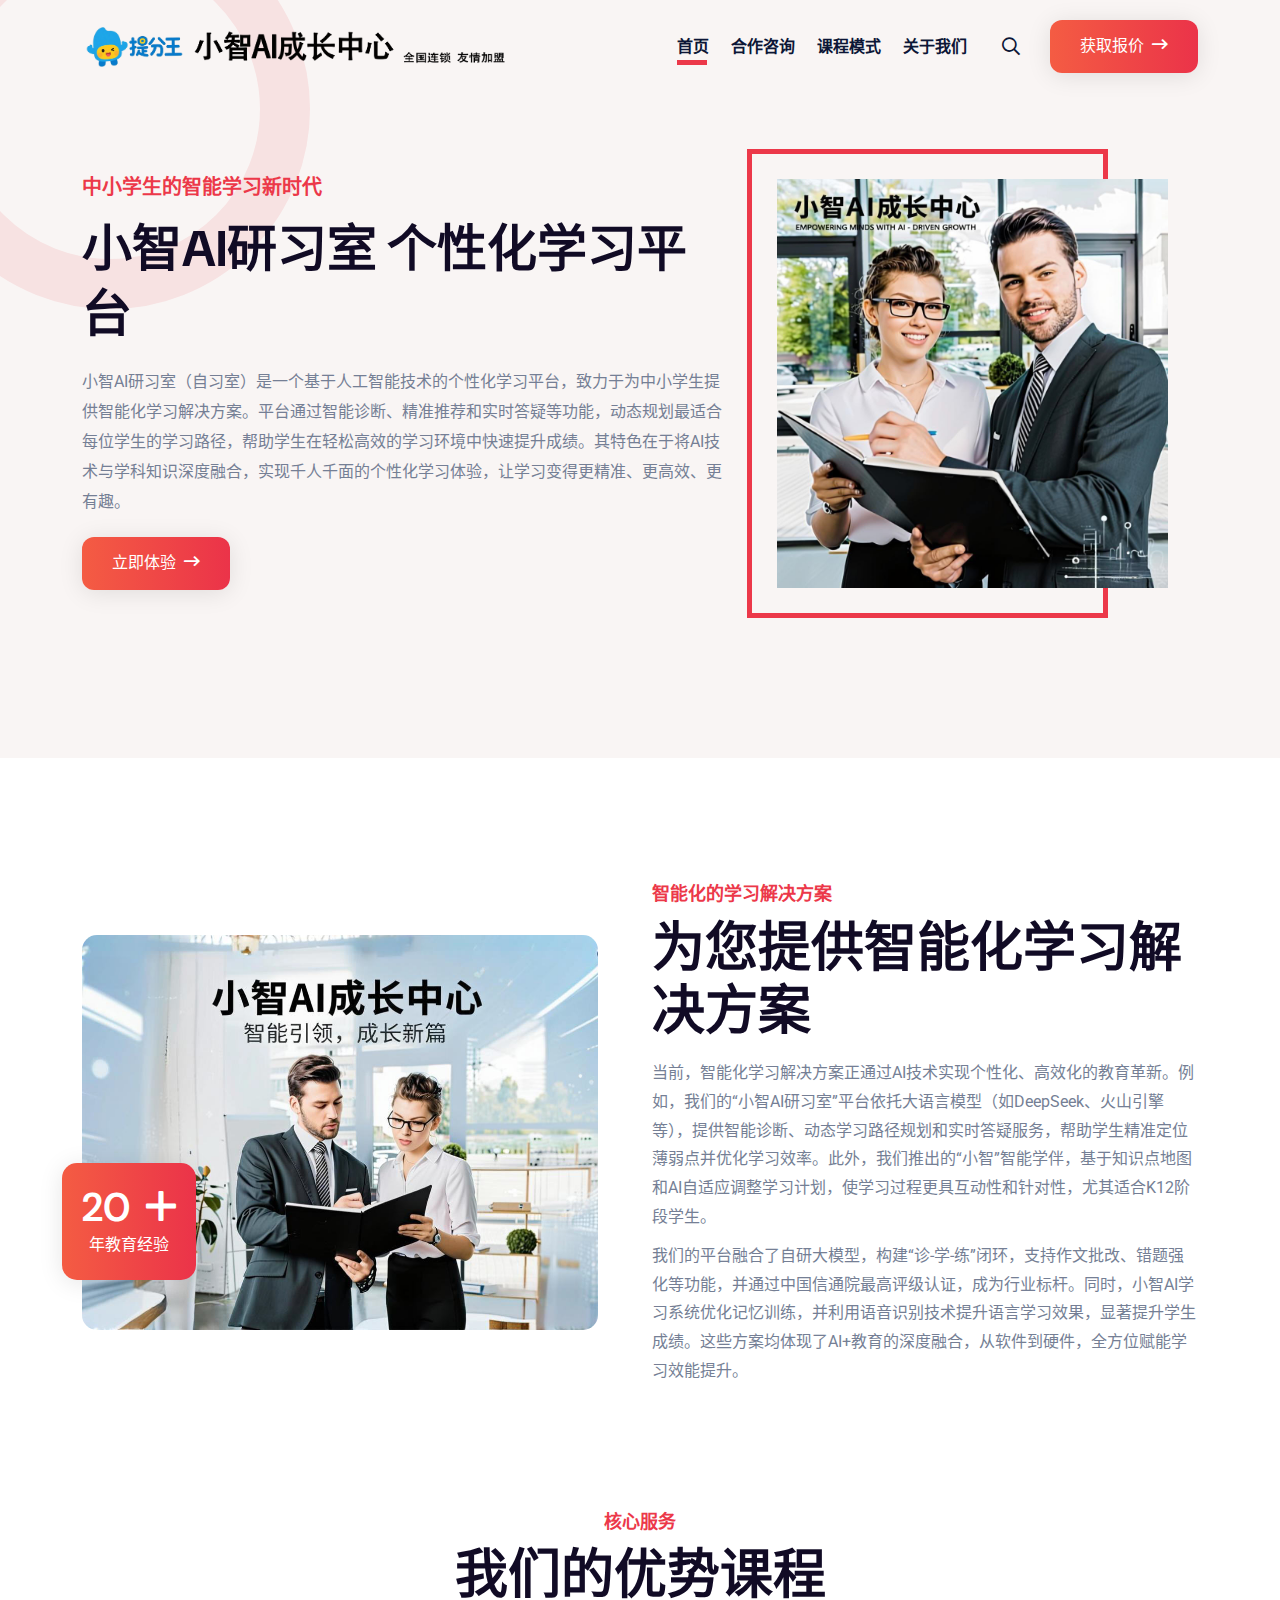
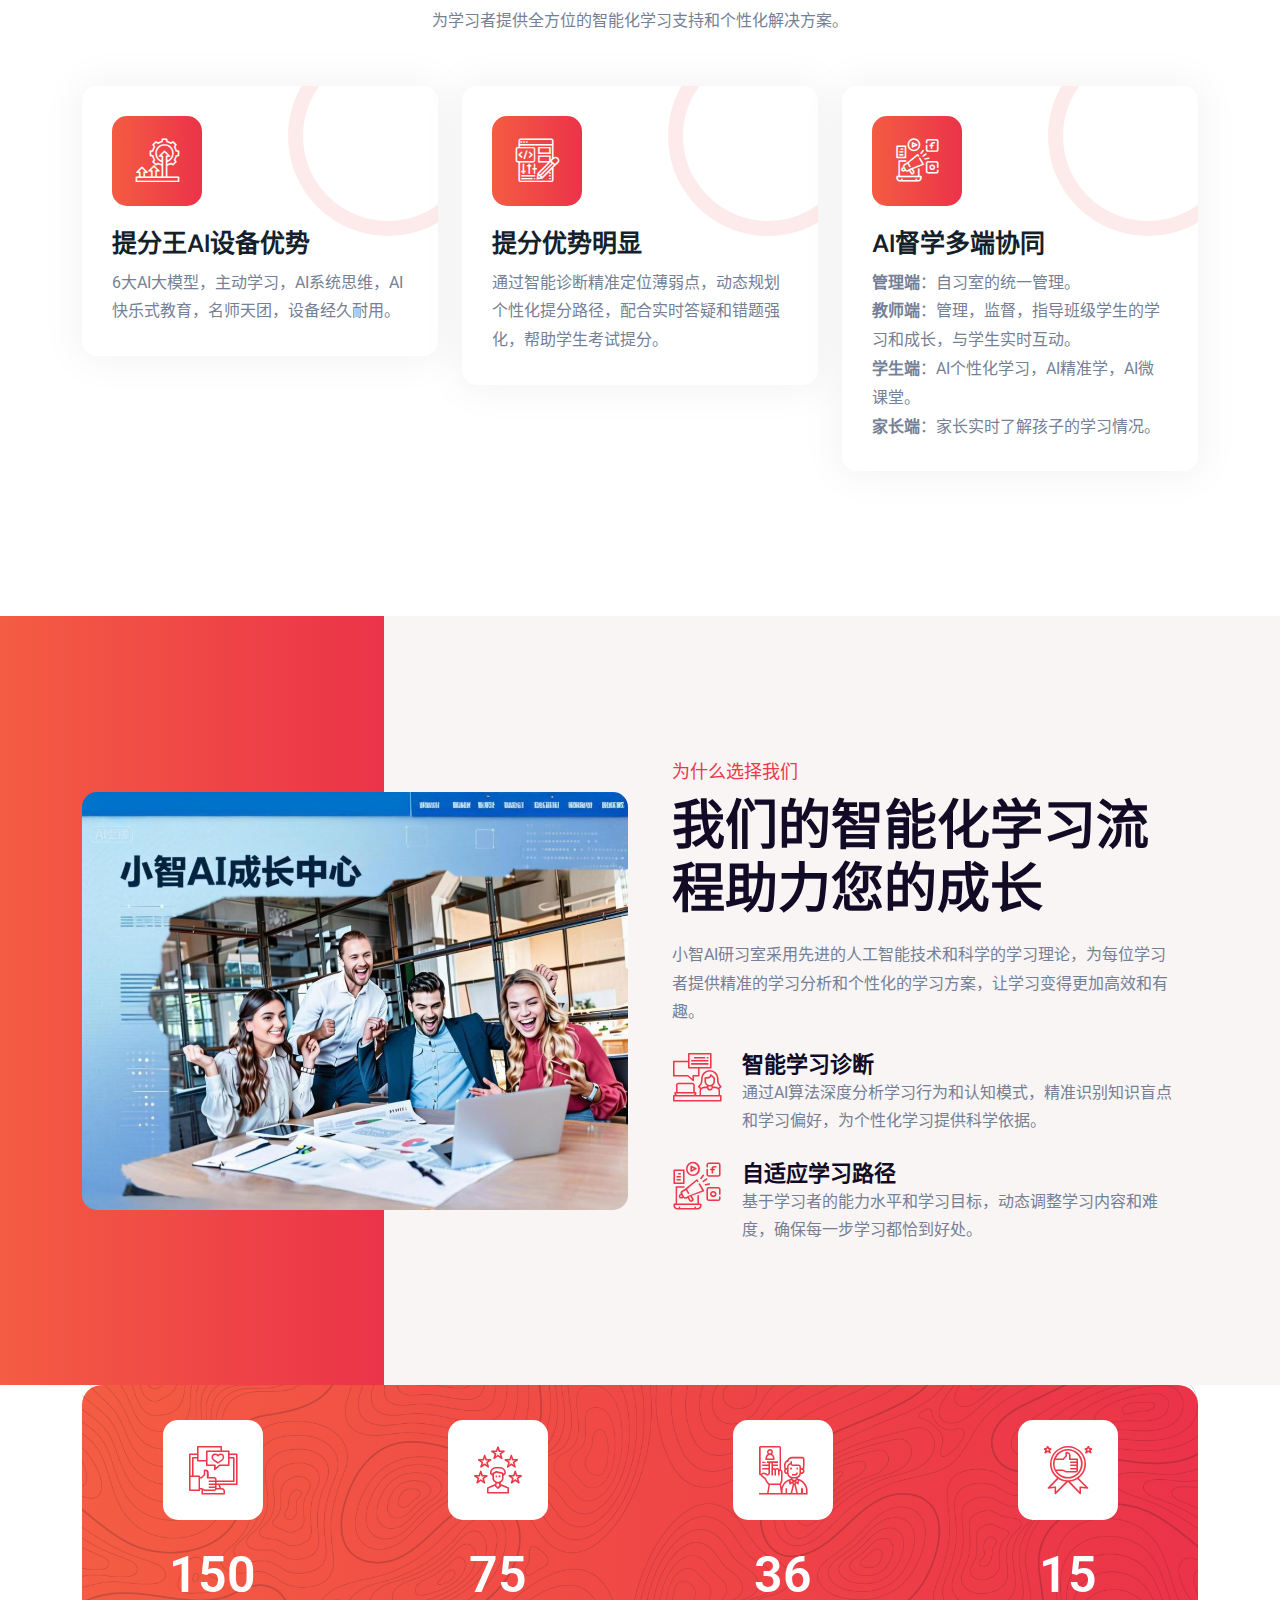
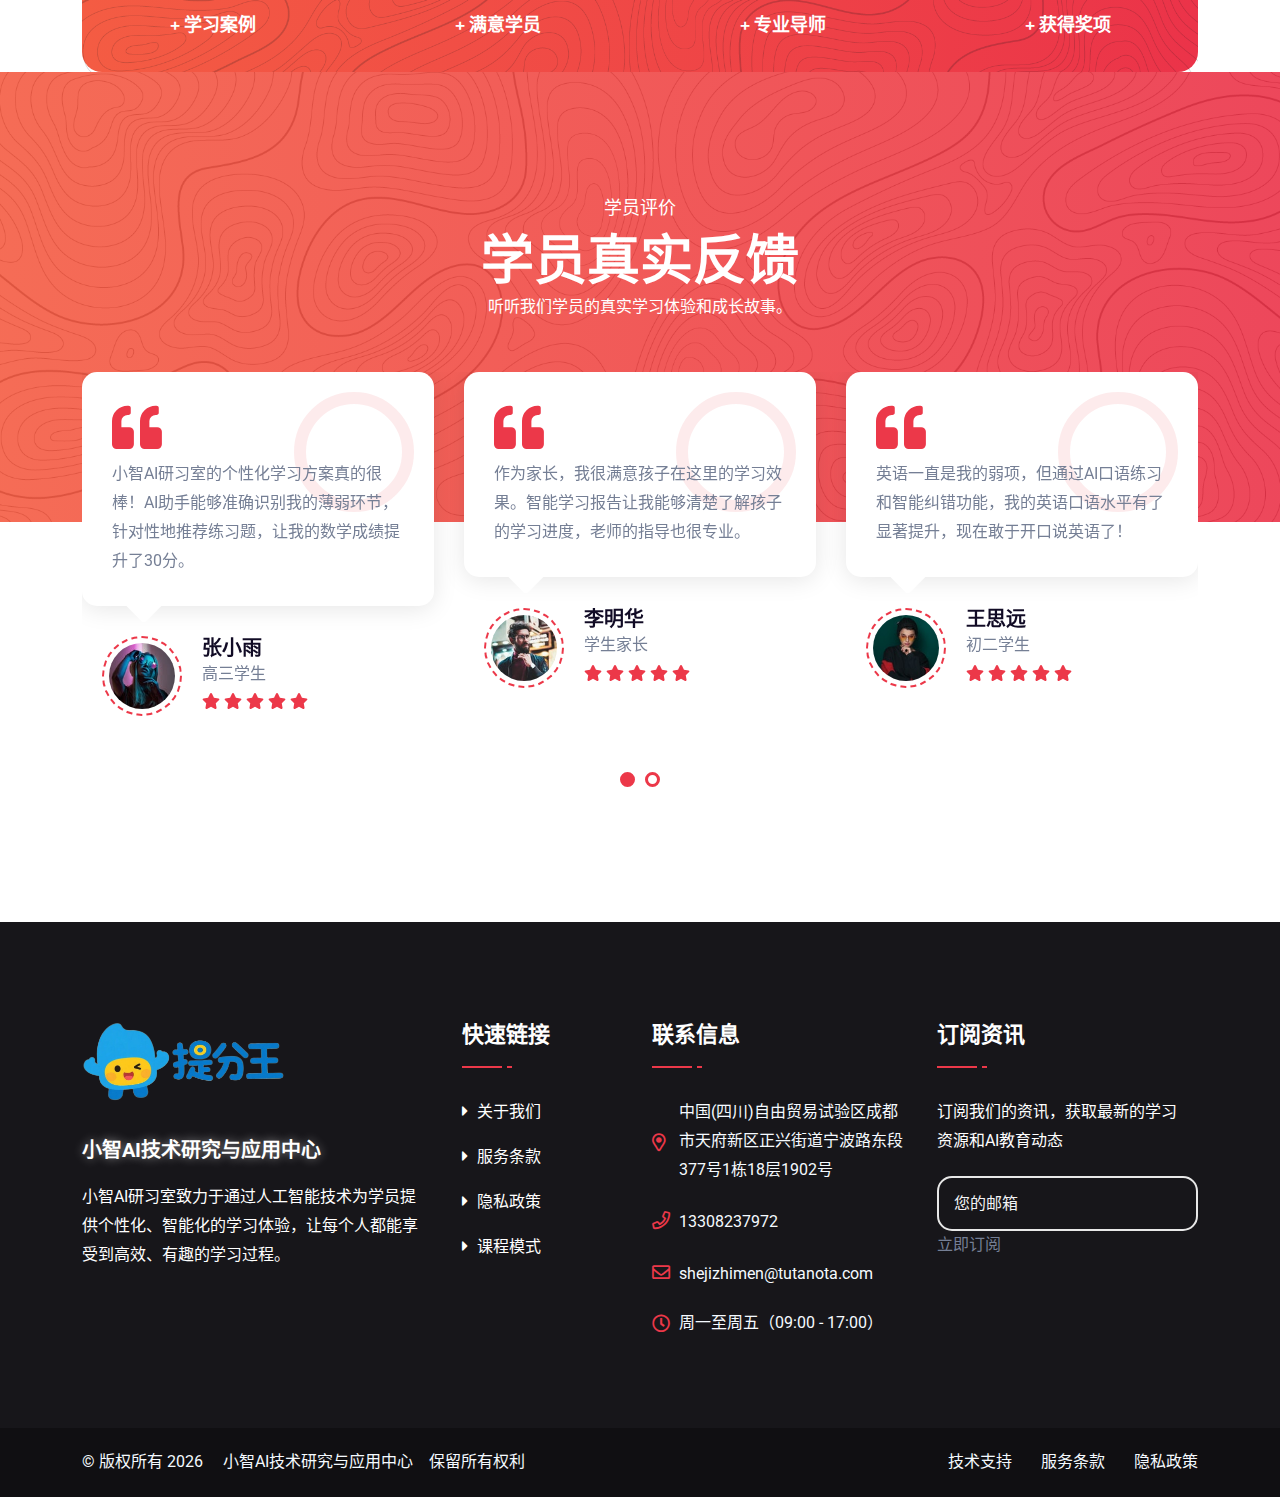
<file: index.html>
<!DOCTYPE html>
<html lang="zh-CN">

<head>
    <!-- meta tags -->
    <meta charset="UTF-8">
    <meta http-equiv="X-UA-Compatible" content="IE=edge">
    <meta name="viewport" content="width=device-width, initial-scale=1.0">
    <meta name="description" content="小智AI研习室 - 智能化个性化学习平台，提供AI辅导、学习规划、智能答疑等服务">
    <meta name="keywords" content="AI研习室,智能学习,个性化教育,AI辅导,学习平台">

    <!-- title -->
    <title>小智AI研习室 - 智能化个性化学习平台</title>

    <!-- favicon -->
    <link rel="icon" type="image/x-icon" href="assets/img/logo/favicon.png">

    <!-- css -->
    <link rel="stylesheet" href="assets/css/bootstrap.min.css">
    <link rel="stylesheet" href="assets/css/all-fontawesome.min.css">
    <link rel="stylesheet" href="assets/css/icomoon.css">
    <link rel="stylesheet" href="assets/css/animate.min.css">
    <link rel="stylesheet" href="assets/css/magnific-popup.min.css">
    <link rel="stylesheet" href="assets/css/owl.carousel.min.css">
    <link rel="stylesheet" href="assets/css/style.css">

</head>

<body>

    <!-- preloader -->
    <div class="preloader">
        <div class="loader">
            <div class="loader-box-1"></div>
            <div class="loader-box-2"></div>
        </div>
    </div>
    <!-- preloader end -->


    <!-- header area -->
    <header class="header">

        <div class="main-navigation">
            <nav class="navbar navbar-expand-lg">
                <div class="container">
                    <a class="navbar-brand" href="index.html">
                    <img src="assets/img/logo/logo.png" alt="logo" style="height: 40px; width: auto; max-width: none;"></a>
                    <div class="mobile-menu-right">
                        <a href="#" class="mobile-search-btn search-box-outer"><i class="far fa-search"></i></a>
                        <button class="navbar-toggler" type="button" data-bs-toggle="collapse"
                            data-bs-target="#main_nav" aria-expanded="false" aria-label="Toggle navigation">
                            <span class="navbar-toggler-icon"><i class="far fa-stream"></i></span>
                        </button>
                    </div>
                    <div class="collapse navbar-collapse" id="main_nav">
                        <ul class="navbar-nav ms-auto">
                            <li class="nav-item"><a class="nav-link active" href="index.html">首页</a></li>
                            <li class="nav-item"><a class="nav-link" href="service.html">合作咨询</a></li>
                            <li class="nav-item"><a class="nav-link" href="project.html">课程模式</a></li>
                            
                            <li class="nav-item"><a class="nav-link" href="contact.html">关于我们</a></li>
                        </ul>
                        <div class="header-nav-right">
                            <div class="header-nav-search">
                                <a href="#" class="search-box-outer"><i class="far fa-search"></i></a>
                            </div>
                            <div class="header-btn">
                                <a href="service.html" class="theme-btn">获取报价<i class="far fa-long-arrow-right"></i></a>
                            </div>
                        </div>
                    </div>
                </div>
            </nav>
        </div>
    </header>
    <!-- header area end -->


    <!-- popup search -->
    <div class="search-popup">
        <button class="close-search"><span class="far fa-times"></span></button>
        <form action="#">
            <div class="form-group">
                <input type="search" name="search-field" placeholder="Search Here..." required>
                <button type="submit"><i class="far fa-search"></i></button>
            </div>
        </form>
    </div>
    <!-- popup search end -->




    <main class="home-3 main">

        <!-- hero area -->
        <div class="hero-section">
            <div class="hero-single">
                <div class="container">
                    <div class="row align-items-center">
                        <div class="col-md-7 col-lg-7">
                            <div class="hero-content">
                                <h6 class="hero-sub-title wow animate__animated animate__fadeInUp"
                                    data-wow-duration="1s" data-wow-delay=".25s">中小学生的智能学习新时代</h6>
                                <h1 class="hero-title wow animate__animated animate__fadeInUp" data-wow-duration="1s"
                                    data-wow-delay=".50s">
                                    小智AI研习室 个性化学习平台
                                </h1>
                                <p class="wow animate__animated animate__fadeInUp" data-wow-duration="1s"
                                    data-wow-delay=".75s">
                              小智AI研习室（自习室）是一个基于人工智能技术的个性化学习平台，致力于为中小学生提供智能化学习解决方案。平台通过智能诊断、精准推荐和实时答疑等功能，动态规划最适合每位学生的学习路径，帮助学生在轻松高效的学习环境中快速提升成绩。其特色在于将AI技术与学科知识深度融合，实现千人千面的个性化学习体验，让学习变得更精准、更高效、更有趣。</p>
                                <div class="hero-btn wow animate__animated animate__fadeInUp" data-wow-duration="1s"
                                    data-wow-delay="1s">
                                    <a href="service.html" class="theme-btn">立即体验<i class="far fa-long-arrow-right"></i></a>
                                </div>
                            </div>
                        </div>
                        <div class="col-md-5 col-lg-5">
                            <div class="hero-img">
                                <img src="assets/img/slider/hero-2.jpg" alt="">
                            </div>
                        </div>
                    </div>
                </div>
            </div>
        </div>
        <!-- hero area end -->


        <!-- about area -->
        <div class="about-area py-120">
            <div class="container">
                <div class="row align-items-center">
                    <div class="col-lg-6">
                        <div class="about-left">
                            <div class="about-img">
                                <img class="about-img-1" src="assets/img/about/01.jpg" alt="">
                            </div>
                            <div class="about-left-content">
                                <div class="about-left-info">
                                    <h5>20&nbsp; <span class="far fa-plus"></span></h5>
                                    <p>年教育经验</p>
                              </div>
                            </div>
                        </div>
                    </div>
                    <div class="col-lg-6">
                        <div class="about-right">
                            <div class="site-heading mb-3">
                                <span class="site-title-tagline"><strong>智能化的学习解决方案</strong>&nbsp;</span>
                                <h2 class="site-title">为您提供智能化学习解决方案</h2>
                            </div>
                            <p class="about-text">
                              当前，智能化学习解决方案正通过AI技术实现个性化、高效化的教育革新。例如，我们的“小智AI研习室”平台依托大语言模型（如DeepSeek、火山引擎等），提供智能诊断、动态学习路径规划和实时答疑服务，帮助学生精准定位薄弱点并优化学习效率。此外，我们推出的“小智”智能学伴，基于知识点地图和AI自适应调整学习计划，使学习过程更具互动性和针对性，尤其适合K12阶段学生。
                          </p>
                            <p class="mt-10">
                              我们的平台融合了自研大模型，构建“诊-学-练”闭环，支持作文批改、错题强化等功能，并通过中国信通院最高评级认证，成为行业标杆。同时，小智AI学习系统优化记忆训练，并利用语音识别技术提升语言学习效果，显著提升学生成绩。这些方案均体现了AI+教育的深度融合，从软件到硬件，全方位赋能学习效能提升。
                          </p>
</div>
                    </div>
                </div>
            </div>
        </div>
        <!-- about area end -->


        <!-- service area -->
        <div class="service-area pb-120">
            <div class="container">
                <div class="row">
                    <div class="col-lg-6 mx-auto">
                        <div class="site-heading text-center">
                            <span class="site-title-tagline"><strong>核心服务</strong></span>
                            <h2 class="site-title">我们的优势课程</h2>
                            <p>
                                为学习者提供全方位的智能化学习支持和个性化解决方案。
                            </p>
                        </div>
                    </div>
                </div>
                <div class="row">
                    <div class="col-md-6 col-lg-4">
                        <div class="service-item">
                            <div class="service-icon">
                                <i class="icon-growth"></i>
                            </div>
                            <h3 class="service-title">
                                <a href="#">提分王AI设备优势&nbsp;</a>
                            </h3>
                            <p class="service-text">
                              6大AI大模型，主动学习，AI系统思维，AI快乐式教育，名师天团，设备经久耐用。
                          </p>
                        </div>
                    </div>
                    <div class="col-md-6 col-lg-4">
                        <div class="service-item">
                            <div class="service-icon">
                                <i class="icon-front-end"></i>
                            </div>
                            <h3 class="service-title">
                                <a href="#">提分优势明显&nbsp;</a>
                            </h3>
                            <p class="service-text">
                              通过智能诊断精准定位薄弱点，动态规划个性化提分路径，配合实时答疑和错题强化，帮助学生考试提分。
                          </p>
                        </div>
                    </div>
                    <div class="col-md-6 col-lg-4">
                        <div class="service-item">
                            <div class="service-icon">
                                <i class="icon-bullhorn"></i>
                            </div>
                            <h3 class="service-title">
                                <a href="#">AI督学多端协同</a>
                            </h3>
                          <p class="service-text"><strong>管理端</strong>：自习室的统一管理。 </p>
                          <p class="service-text"><strong>教师端</strong>：管理，监督，指导班级学生的学习和成长，与学生实时互动。</p>
                          <p class="service-text"><strong>学生端</strong>：AI个性化学习，AI精准学，AI微课堂。</p>
                            <p class="service-text"><strong>家长端</strong>：家长实时了解孩子的学习情况。&nbsp;</p>
                        </div>
                    </div>
                </div>
            </div>
        </div>
        <!-- service area end -->


        <!-- choose area -->
        <div class="choose-area bg py-120">
            <div class="container">
                <div class="row align-items-center">
                    <div class="col-lg-6">
                        <div class="choose-img">
                            <img src="assets/img/choose/choose.jpg" alt="">
                        </div>
                    </div>
                    <div class="col-lg-6">
                        <div class="choose-right-content">
                            <div class="site-heading mb-3">
                                <span class="site-title-tagline">为什么选择我们</span>
                                <h2 class="site-title">我们的智能化学习流程助力您的成长</h2>
                            </div>
                            <p class="mt-20 mb-20">
                                小智AI研习室采用先进的人工智能技术和科学的学习理论，为每位学习者提供精准的学习分析和个性化的学习方案，让学习变得更加高效和有趣。
                            </p>
                            <div class="choose-item-wrapper">
                                <div class="choose-item">
                                    <div class="choose-item-icon">
                                        <i class="icon-conversation"></i>
                                    </div>
                                    <div class="choose-item-content">
                                        <h4>智能学习诊断</h4>
                                        <p>通过AI算法深度分析学习行为和认知模式，精准识别知识盲点和学习偏好，为个性化学习提供科学依据。</p>
                                    </div>
                                </div>
                                <div class="choose-item">
                                    <div class="choose-item-icon">
                                        <i class="icon-bullhorn"></i>
                                    </div>
                                    <div class="choose-item-content">
                                        <h4>自适应学习路径</h4>
                                        <p>基于学习者的能力水平和学习目标，动态调整学习内容和难度，确保每一步学习都恰到好处。</p>
                                    </div>
                                </div>
                            </div>
                        </div>
                    </div>
                </div>
            </div>
        </div>
        <!-- choose area end -->







        <!-- counter area -->
        <div class="counter-area">
            <div class="container">
                <div class="counter-wrapper">
                    <div class="row">
                        <div class="col-lg-3 col-sm-6">
                            <div class="counter-box">
                                <div class="icon"><i class="icon-social-media"></i></div>
                                <span class="counter" data-count="+" data-to="500" data-speed="3000">500</span>
                                <h6 class="title">+ 学习案例</h6>
                            </div>
                        </div>
                        <div class="col-lg-3 col-sm-6">
                            <div class="counter-box">
                                <div class="icon"><i class="icon-customer"></i></div>
                                <span class="counter" data-count="+" data-to="250" data-speed="3000">250</span>
                                <h6 class="title">+ 满意学员</h6>
                            </div>
                        </div>
                        <div class="col-lg-3 col-sm-6">
                            <div class="counter-box">
                                <div class="icon"><i class="icon-recruit"></i></div>
                                <span class="counter" data-count="+" data-to="120" data-speed="3000">120</span>
                                <h6 class="title">+ 专业导师</h6>
                            </div>
                        </div>
                        <div class="col-lg-3 col-sm-6">
                            <div class="counter-box">
                                <div class="icon"><i class="icon-recommend"></i></div>
                                <span class="counter" data-count="+" data-to="50" data-speed="3000">50</span>
                                <h6 class="title">+ 获得奖项</h6>
                            </div>
                        </div>
                    </div>
                </div>
            </div>
        </div>
        <!-- counter area end -->





        <!-- testimonial-area -->
        <div class="testimonial-area py-120">
            <div class="testimonial-bg"></div>
            <div class="container">
                <div class="row">
                    <div class="col-lg-6 mx-auto">
                        <div class="site-heading text-center">
                            <span class="site-title-tagline text-white">学员评价</span>
                            <h2 class="site-title text-white">学员真实反馈</h2>
                            <div class="heading-divider"></div>
                            <p class="text-white">
                                听听我们学员的真实学习体验和成长故事。
                            </p>
                        </div>
                    </div>
                </div>
                <div class="testimonial-slider owl-carousel owl-theme">
                    <div class="testimonial-single">
                        <div class="testimonial-quote">
                            <span class="testimonial-quote-icon"><i class="fas fa-quote-left"></i></span>
                            <p>
                                小智AI研习室的个性化学习方案真的很棒！AI助手能够准确识别我的薄弱环节，针对性地推荐练习题，让我的数学成绩提升了30分。
                            </p>
                        </div>
                        <div class="testimonial-content">
                            <div class="testimonial-author-img">
                                <img src="assets/img/testimonial/01.jpg" alt="">
                            </div>
                            <div class="testimonial-author-info">
                                <h4>张小雨</h4>
                                <p>高三学生</p>
                                <div class="testimonial-rate">
                                    <i class="fas fa-star"></i>
                                    <i class="fas fa-star"></i>
                                    <i class="fas fa-star"></i>
                                    <i class="fas fa-star"></i>
                                    <i class="fas fa-star"></i>
                                </div>
                            </div>
                        </div>
                    </div>
                    <div class="testimonial-single">
                        <div class="testimonial-quote">
                            <span class="testimonial-quote-icon"><i class="fas fa-quote-left"></i></span>
                            <p>
                                作为家长，我很满意孩子在这里的学习效果。智能学习报告让我能够清楚了解孩子的学习进度，老师的指导也很专业。
                            </p>
                        </div>
                        <div class="testimonial-content">
                            <div class="testimonial-author-img">
                                <img src="assets/img/testimonial/02.jpg" alt="">
                            </div>
                            <div class="testimonial-author-info">
                                <h4>李明华</h4>
                                <p>学生家长</p>
                                <div class="testimonial-rate">
                                    <i class="fas fa-star"></i>
                                    <i class="fas fa-star"></i>
                                    <i class="fas fa-star"></i>
                                    <i class="fas fa-star"></i>
                                    <i class="fas fa-star"></i>
                                </div>
                            </div>
                        </div>
                    </div>
                    <div class="testimonial-single">
                        <div class="testimonial-quote">
                            <span class="testimonial-quote-icon"><i class="fas fa-quote-left"></i></span>
                            <p>
                                英语一直是我的弱项，但通过AI口语练习和智能纠错功能，我的英语口语水平有了显著提升，现在敢于开口说英语了！
                            </p>
                        </div>
                        <div class="testimonial-content">
                            <div class="testimonial-author-img">
                                <img src="assets/img/testimonial/03.jpg" alt="">
                            </div>
                            <div class="testimonial-author-info">
                                <h4>王思远</h4>
                                <p>初二学生</p>
                                <div class="testimonial-rate">
                                    <i class="fas fa-star"></i>
                                    <i class="fas fa-star"></i>
                                    <i class="fas fa-star"></i>
                                    <i class="fas fa-star"></i>
                                    <i class="fas fa-star"></i>
                                </div>
                            </div>
                        </div>
                    </div>
                    <div class="testimonial-single">
                        <div class="testimonial-quote">
                            <span class="testimonial-quote-icon"><i class="fas fa-quote-left"></i></span>
                            <p>
                                学习变得更有趣了！游戏化的学习方式让我不再觉得学习枯燥，每天都期待着完成学习任务，获得新的成就徽章。
                            </p>
                        </div>
                        <div class="testimonial-content">
                            <div class="testimonial-author-img">
                                <img src="assets/img/testimonial/04.jpg" alt="">
                            </div>
                            <div class="testimonial-author-info">
                                <h4>陈佳怡</h4>
                                <p>小学六年级</p>
                                <div class="testimonial-rate">
                                    <i class="fas fa-star"></i>
                                    <i class="fas fa-star"></i>
                                    <i class="fas fa-star"></i>
                                    <i class="fas fa-star"></i>
                                    <i class="fas fa-star"></i>
                                </div>
                            </div>
                        </div>
                    </div>
                </div>
            </div>
        </div>
        <!-- testimonial-area end -->









    </main>




    <!-- footer area -->
    <footer class="footer-area">
        <div class="footer-widget">
            <div class="container">
                <div class="row footer-widget-wrapper pt-100 pb-70">
                    <div class="col-md-6 col-lg-4">
                        <div class="footer-widget-box about-us">
                            <a href="#" class="footer-logo">
                                <img src="assets/img/logo/logo-down.png" alt="" style="height: 80px; width: auto;">
                            </a>
                            <div style="font-size: 20px; font-weight: bold; color: #fff; margin: 15px 0; text-shadow: 0 0 10px rgba(255,255,255,0.5);">
                                小智AI技术研究与应用中心
                            </div>
                            <p class="mb-20">
                                小智AI研习室致力于通过人工智能技术为学员提供个性化、智能化的学习体验，让每个人都能享受到高效、有趣的学习过程。
                            </p>
                            <ul class="footer-social">
                                <li><a href="#"></a></li>
                                <li><a href="#"></a></li>
                                <li><a href="#"></a></li>
                                <li><a href="#"></a></li>
                            </ul>
                        </div>
                    </div>
                    <div class="col-md-6 col-lg-2">
                        <div class="footer-widget-box list">
                            <h4 class="footer-widget-title">快速链接</h4>
                            <ul class="footer-list">
                                <li><a href="contact.html"><i class="fas fa-caret-right"></i> 关于我们</a></li>
                                <li><a href="terms.html"><i class="fas fa-caret-right"></i> 服务条款</a></li>
                                <li><a href="privacy.html"><i class="fas fa-caret-right"></i> 隐私政策</a></li>
                                <li><a href="project.html"><i class="fas fa-caret-right"></i> 课程模式</a></li>
                            </ul>
                        </div>
                    </div>
                    <div class="col-md-6 col-lg-3">
                        <div class="footer-widget-box">
                            <h4 class="footer-widget-title">联系信息</h4>
                            <ul class="footer-contact">
                                <li><i class="far fa-map-marker-alt"></i>中国(四川)自由贸易试验区成都市天府新区正兴街道宁波路东段377号1栋18层1902号</li>
                                <li><a href="tel:13308237972"><i class="far fa-phone"></i>13308237972</a></li>
                                <li><a href="mailto:shejizhimen@tutanota.com"><i
                                            class="far fa-envelope"></i>shejizhimen@tutanota.com</a>
                                </li>
                                <li><i class="far fa-clock"></i>周一至周五（09:00 - 17:00）</li>
                            </ul>
                        </div>
                    </div>
                    <div class="col-md-6 col-lg-3">
                        <div class="footer-widget-box list">
                            <h4 class="footer-widget-title">订阅资讯</h4>
                            <div class="footer-newsletter">
                                <p>订阅我们的资讯，获取最新的学习资源和AI教育动态</p>
                                <div class="subscribe-form">
                                    <form action="#">
                                        <input type="email" class="form-control" placeholder="您的邮箱">
 立即订阅
                                    </form>
                                </div>
                            </div>
                        </div>
                    </div>
                </div>
            </div>
        </div>
        <div class="copyright">
            <div class="container">
                <div class="row">
                    <div class="col-lg-6 align-self-center">
                        <p class="copyright-text">
                        &copy; 版权所有 <span id="date"></span> &nbsp; &nbsp; 小智AI技术研究与应用中心&nbsp; &nbsp; 保留所有权利</p>
                    </div>
                    <div class="col-lg-6 align-self-center">
                        <ul class="footer-menu">
                            <li><a href="contact.html">技术支持</a></li>
                            <li><a href="#">服务条款</a></li>
                            <li><a href="#">隐私政策</a></li>
                        </ul>
                    </div>
                </div>
            </div>
        </div>
    </footer>
    <!-- footer area end -->




    <!-- scroll-top -->
    <a href="#" id="scroll-top"><i class="far fa-long-arrow-up"></i></a>
    <!-- scroll-top end -->


    <!-- js -->
    <script src="assets/js/jquery-3.6.0.min.js"></script>
    <script src="assets/js/modernizr.min.js"></script>
    <script src="assets/js/bootstrap.bundle.min.js"></script>
    <script src="assets/js/imagesloaded.pkgd.min.js"></script>
    <script src="assets/js/jquery.magnific-popup.min.js"></script>
    <script src="assets/js/isotope.pkgd.min.js"></script>
    <script src="assets/js/jquery.appear.min.js"></script>
    <script src="assets/js/jquery.easing.min.js"></script>
    <script src="assets/js/owl.carousel.min.js"></script>
    <script src="assets/js/counter-up.js"></script>
    <script src="assets/js/wow.min.js"></script>
    <script src="assets/js/main.js"></script>

</body>

</html>
</file>
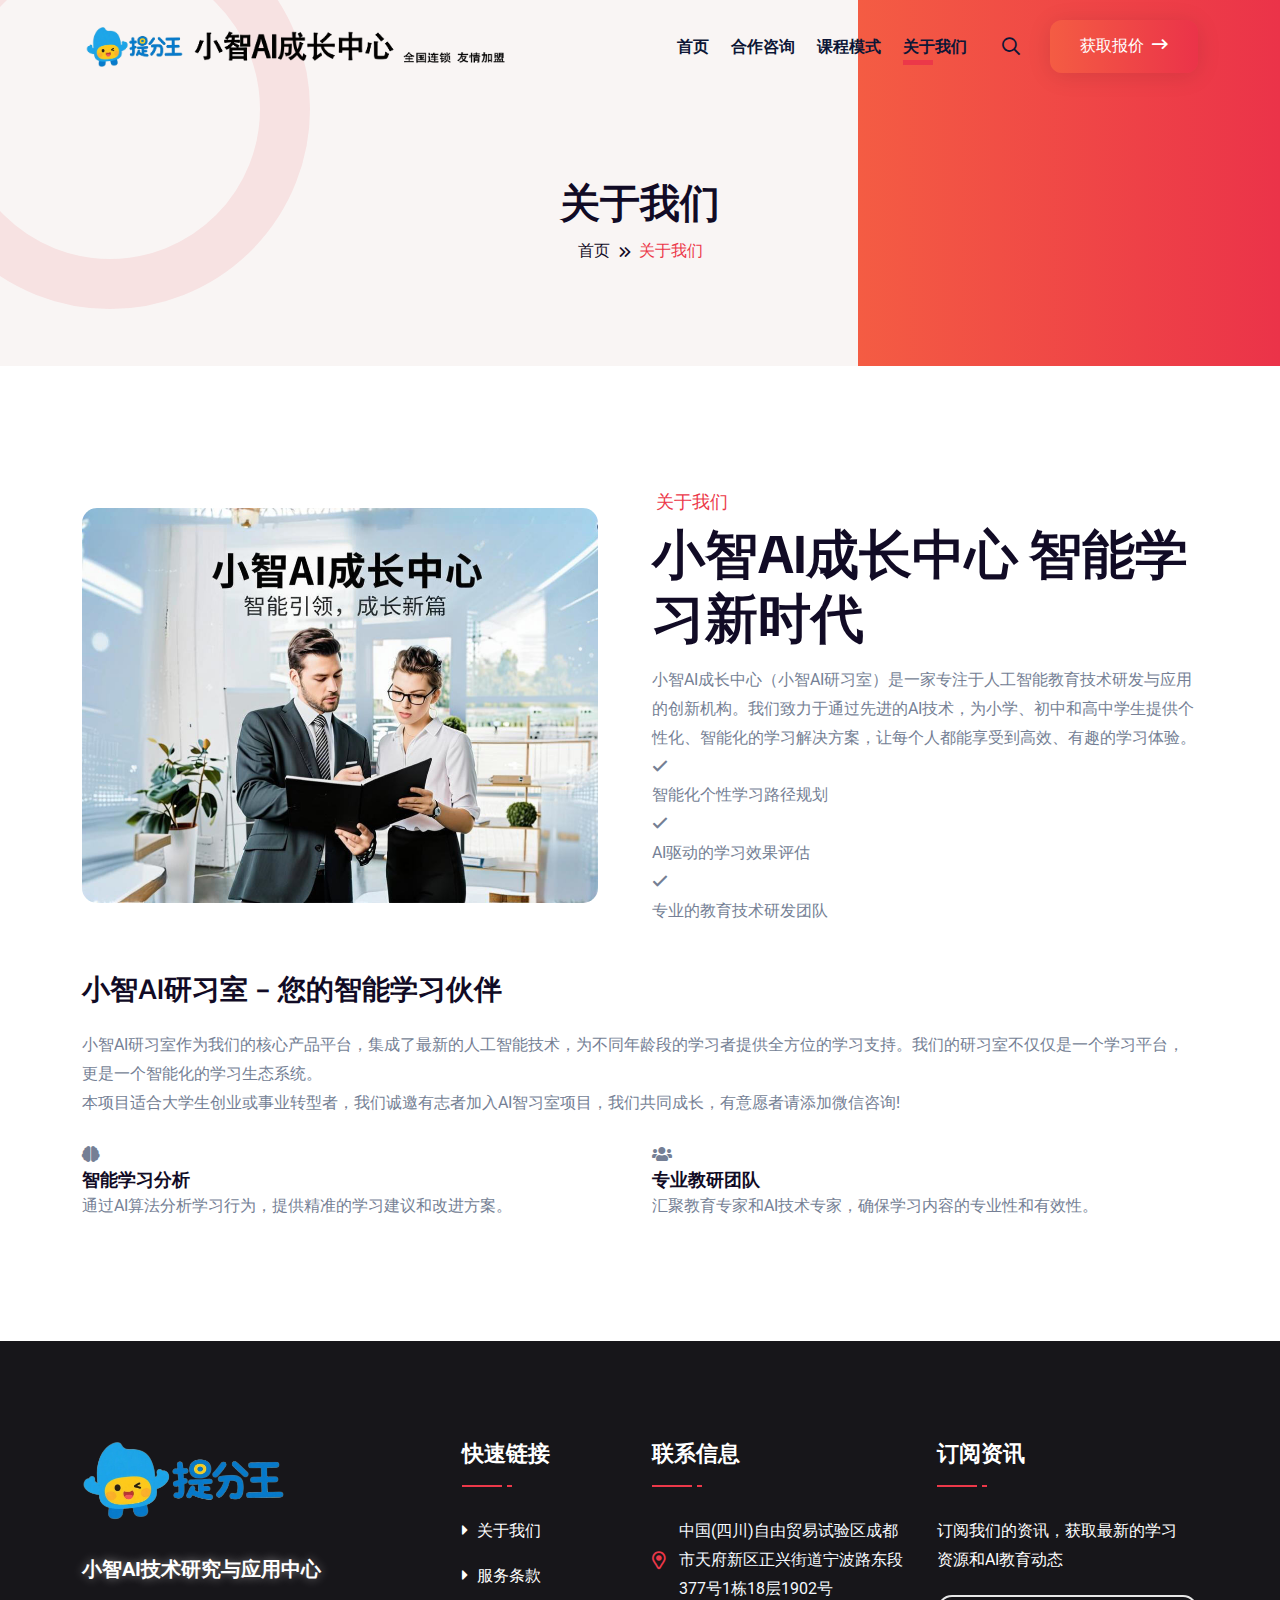
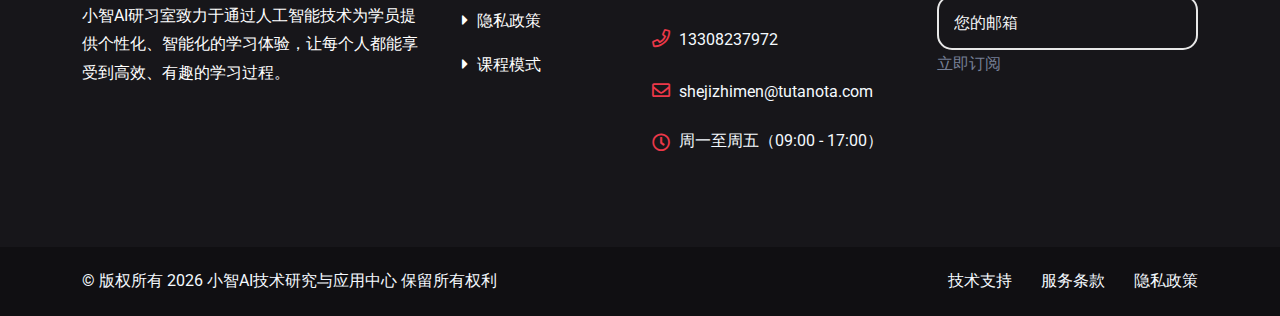
<file: contact.html>
<!DOCTYPE html>
<html lang="en">

<head>
    <!-- meta tags -->
    <meta charset="UTF-8">
    <meta http-equiv="X-UA-Compatible" content="IE=edge">
    <meta name="viewport" content="width=device-width, initial-scale=1.0">
    <meta name="description" content="">
    <meta name="keywords" content="">

    <!-- title -->
    <title>Retox - 创意机构HTML5模板</title>

    <!-- favicon -->
    <link rel="icon" type="image/x-icon" href="assets/img/logo/favicon.png">

    <!-- css -->
    <link rel="stylesheet" href="assets/css/bootstrap.min.css">
    <link rel="stylesheet" href="assets/css/all-fontawesome.min.css">
    <link rel="stylesheet" href="assets/css/icomoon.css">
    <link rel="stylesheet" href="assets/css/animate.min.css">
    <link rel="stylesheet" href="assets/css/magnific-popup.min.css">
    <link rel="stylesheet" href="assets/css/owl.carousel.min.css">
    <link rel="stylesheet" href="assets/css/style.css">

</head>

<body>

    <!-- preloader -->
    <div class="preloader">
        <div class="loader">
            <div class="loader-box-1"></div>
            <div class="loader-box-2"></div>
        </div>
    </div>
    <!-- preloader end -->


    <!-- header area -->
    <header class="header">

        <div class="main-navigation">
            <nav class="navbar navbar-expand-lg">
                <div class="container">
                    <a class="navbar-brand" href="index.html">                        <img src="assets/img/logo/logo.png" alt="logo" style="height: 40px; width: auto; max-width: none;">
                    </a>
                    <div class="mobile-menu-right">
                        <a href="#" class="mobile-search-btn search-box-outer"><i class="far fa-search"></i></a>
                        <button class="navbar-toggler" type="button" data-bs-toggle="collapse"
                            data-bs-target="#main_nav" aria-expanded="false" aria-label="Toggle navigation">
                            <span class="navbar-toggler-icon"><i class="far fa-stream"></i></span>
                        </button>
                    </div>
                    <div class="collapse navbar-collapse" id="main_nav">
                        <ul class="navbar-nav ms-auto">
                            <li class="nav-item"><a class="nav-link" href="index.html">首页</a></li>
                            <li class="nav-item"><a class="nav-link" href="service.html">合作咨询</a></li>
                            <li class="nav-item"><a class="nav-link" href="project.html">课程模式</a></li>
                            
                            <li class="nav-item"><a class="nav-link active" href="contact.html">关于我们</a></li>
                        </ul>
                        <div class="header-nav-right">
                            <div class="header-nav-search">
                                <a href="#" class="search-box-outer"><i class="far fa-search"></i></a>
                            </div>
                            <!-- 获取报价按钮 -->
                            <div class="header-btn">
                                <a href="service.html" class="theme-btn">获取报价<i class="far fa-long-arrow-right"></i></a>
                            </div>
                        </div>
                    </div>
                </div>
            </nav>
        </div>
    </header>
    <!-- header area end -->


    <!-- popup search -->
    <div class="search-popup">
        <button class="close-search"><span class="far fa-times"></span></button>
        <form action="#">
            <div class="form-group">
                <input type="search" name="search-field" placeholder="在此搜索..." required>
                <button type="submit"><i class="far fa-search"></i></button>
            </div>
        </form>
    </div>
    <!-- popup search end -->




    <main class="main">

        <!-- breadcrumb -->
        <div class="site-breadcrumb">
            <div class="container">
                <h2 class="breadcrumb-title">关于我们</h2>
                <ul class="breadcrumb-menu">
                    <li><a href="index.html">首页</a></li>
                    <li class="active">关于我们</li>
                </ul>
            </div>
        </div>
        <!-- breadcrumb end -->





        <!-- about us area -->
        <div class="about-area py-120">
            <div class="container">
                <div class="row align-items-center">
                    <div class="col-lg-6">
                        <div class="about-left">
                            <div class="about-img">
                                <img src="assets/img/about/01.jpg" alt="小智AI成长中心">
                            </div>
                        </div>
                    </div>
                    <div class="col-lg-6">
                        <div class="about-right">
                            <div class="site-heading mb-3">
                                <span class="site-title-tagline"><i class="far fa-book-open-reader"></i> 关于我们</span>
                                <h2 class="site-title">
                                    小智AI成长中心 <span>智能学习新时代</span>
                                </h2>
                            </div>
                            <p class="about-text">
                              小智AI成长中心（小智AI研习室）是一家专注于人工智能教育技术研发与应用的创新机构。我们致力于通过先进的AI技术，为小学、初中和高中学生提供个性化、智能化的学习解决方案，让每个人都能享受到高效、有趣的学习体验。
                          </p>
                            <div class="about-list-wrapper">
                                <ul class="about-list list-unstyled">
                                    <li>
                                        <div class="icon"><span class="far fa-check"></span></div>
                                        <div class="text">智能化个性学习路径规划</div>
                                    </li>
                                    <li>
                                        <div class="icon"><span class="far fa-check"></span></div>
                                        <div class="text">AI驱动的学习效果评估</div>
                                    </li>
                                    <li>
                                        <div class="icon"><span class="far fa-check"></span></div>
                                        <div class="text">专业的教育技术研发团队</div>
                                    </li>
                                </ul>
                            </div>
                        </div>
                    </div>
                </div>
                <div class="row mt-5">
                    <div class="col-lg-12">
                        <div class="about-content">
                            <h3 class="mb-4">小智AI研习室 - 您的智能学习伙伴</h3>
                            <p> 小智AI研习室作为我们的核心产品平台，集成了最新的人工智能技术，为不同年龄段的学习者提供全方位的学习支持。我们的研习室不仅仅是一个学习平台，更是一个智能化的学习生态系统。 </p>
                            <p>本项目适合大学生创业或事业转型者，我们诚邀有志者加入AI智习室项目，我们共同成长，有意愿者请添加微信咨询!&nbsp;</p>
<div class="row mt-4">
                <div class="col-md-6">
                                    <div class="feature-item">
                                        <div class="feature-icon">
                                            <i class="fas fa-brain"></i>
                                        </div>
                                        <div class="feature-content">
                                            <h5>智能学习分析</h5>
                                            <p>通过AI算法分析学习行为，提供精准的学习建议和改进方案。</p>
                                        </div>
                                    </div>
                                </div>
                                <div class="col-md-6">
                                    <div class="feature-item">
                                        <div class="feature-icon">
                                            <i class="fas fa-users"></i>
                                        </div>
                                        <div class="feature-content">
                                            <h5>专业教研团队</h5>
                                            <p>汇聚教育专家和AI技术专家，确保学习内容的专业性和有效性。</p>
                                        </div>
                                    </div>
                                </div>
                            </div>
                        </div>
                    </div>
                </div>
            </div>
        </div>
        <!-- about us area end -->




    </main>




    <!-- footer area -->
    <footer class="footer-area">
        <div class="footer-widget">
            <div class="container">
                <div class="row footer-widget-wrapper pt-100 pb-70">
                    <div class="col-md-6 col-lg-4">
                        <div class="footer-widget-box about-us">
                            <a href="#" class="footer-logo">
                                <img src="assets/img/logo/logo-down.png" alt="" style="height: 80px; width: auto;">
                            </a>
                            <div style="font-size: 20px; font-weight: bold; color: #fff; margin: 15px 0; text-shadow: 0 0 10px rgba(255,255,255,0.5);">
                                小智AI技术研究与应用中心
                            </div>
                            <p class="mb-20">
                                小智AI研习室致力于通过人工智能技术为学员提供个性化、智能化的学习体验，让每个人都能享受到高效、有趣的学习过程。
                            </p>
                            <ul class="footer-social">
                                <li><a href="#"></a></li>
                                <li><a href="#"></a></li>
                                <li><a href="#"></a></li>
                                <li><a href="#"></a></li>
                            </ul>
                        </div>
                    </div>
                    <div class="col-md-6 col-lg-2">
                        <div class="footer-widget-box list">
                            <h4 class="footer-widget-title">快速链接</h4>
                            <ul class="footer-list">
                                <li><a href="contact.html"><i class="fas fa-caret-right"></i> 关于我们</a></li>
                                <li><a href="terms.html"><i class="fas fa-caret-right"></i> 服务条款</a></li>
                                <li><a href="privacy.html"><i class="fas fa-caret-right"></i> 隐私政策</a></li>
                                <li><a href="project.html"><i class="fas fa-caret-right"></i> 课程模式</a></li>
                            </ul>
                        </div>
                    </div>
                    <div class="col-md-6 col-lg-3">
                        <div class="footer-widget-box">
                            <h4 class="footer-widget-title">联系信息</h4>
                            <ul class="footer-contact">
                                <li><i class="far fa-map-marker-alt"></i>中国(四川)自由贸易试验区成都市天府新区正兴街道宁波路东段377号1栋18层1902号</li>
                                <li><a href="tel:13308237972"><i class="far fa-phone"></i>13308237972</a></li>
                                <li><a href="mailto:shejizhimen@tutanota.com"><i
                                            class="far fa-envelope"></i>shejizhimen@tutanota.com</a>
                                </li>
                                <li><i class="far fa-clock"></i>周一至周五（09:00 - 17:00）</li>
                            </ul>
                        </div>
                    </div>
                    <div class="col-md-6 col-lg-3">
                        <div class="footer-widget-box list">
                            <h4 class="footer-widget-title">订阅资讯</h4>
                            <div class="footer-newsletter">
                                <p>订阅我们的资讯，获取最新的学习资源和AI教育动态</p>
                                <div class="subscribe-form">
                                    <form action="#">
                                        <input type="email" class="form-control" placeholder="您的邮箱">
 立即订阅
                                    </form>
                                </div>
                            </div>
                        </div>
                    </div>
                </div>
            </div>
        </div>
        <div class="copyright">
            <div class="container">
                <div class="row">
                    <div class="col-lg-6 align-self-center">
                        <p class="copyright-text">
                            &copy; 版权所有 <span id="date"></span> 小智AI技术研究与应用中心 保留所有权利
                        </p>
                    </div>
                    <div class="col-lg-6 align-self-center">
                        <ul class="footer-menu">
                            <li><a href="contact.html">技术支持</a></li>
                            <li><a href="#">服务条款</a></li>
                            <li><a href="#">隐私政策</a></li>
                        </ul>
                    </div>
                </div>
            </div>
        </div>
    </footer>
    <!-- footer area end -->




    <!-- scroll-top -->
    <a href="#" id="scroll-top"><i class="far fa-long-arrow-up"></i></a>
    <!-- scroll-top end -->


    <!-- js -->
    <script src="assets/js/jquery-3.6.0.min.js"></script>
    <script src="assets/js/modernizr.min.js"></script>
    <script src="assets/js/bootstrap.bundle.min.js"></script>
    <script src="assets/js/imagesloaded.pkgd.min.js"></script>
    <script src="assets/js/jquery.magnific-popup.min.js"></script>
    <script src="assets/js/isotope.pkgd.min.js"></script>
    <script src="assets/js/jquery.appear.min.js"></script>
    <script src="assets/js/jquery.easing.min.js"></script>
    <script src="assets/js/owl.carousel.min.js"></script>
    <script src="assets/js/counter-up.js"></script>
    <script src="assets/js/wow.min.js"></script>
    <script src="assets/js/contact-form.js"></script>
    <script src="assets/js/main.js"></script>

</body>

</html>
</file>
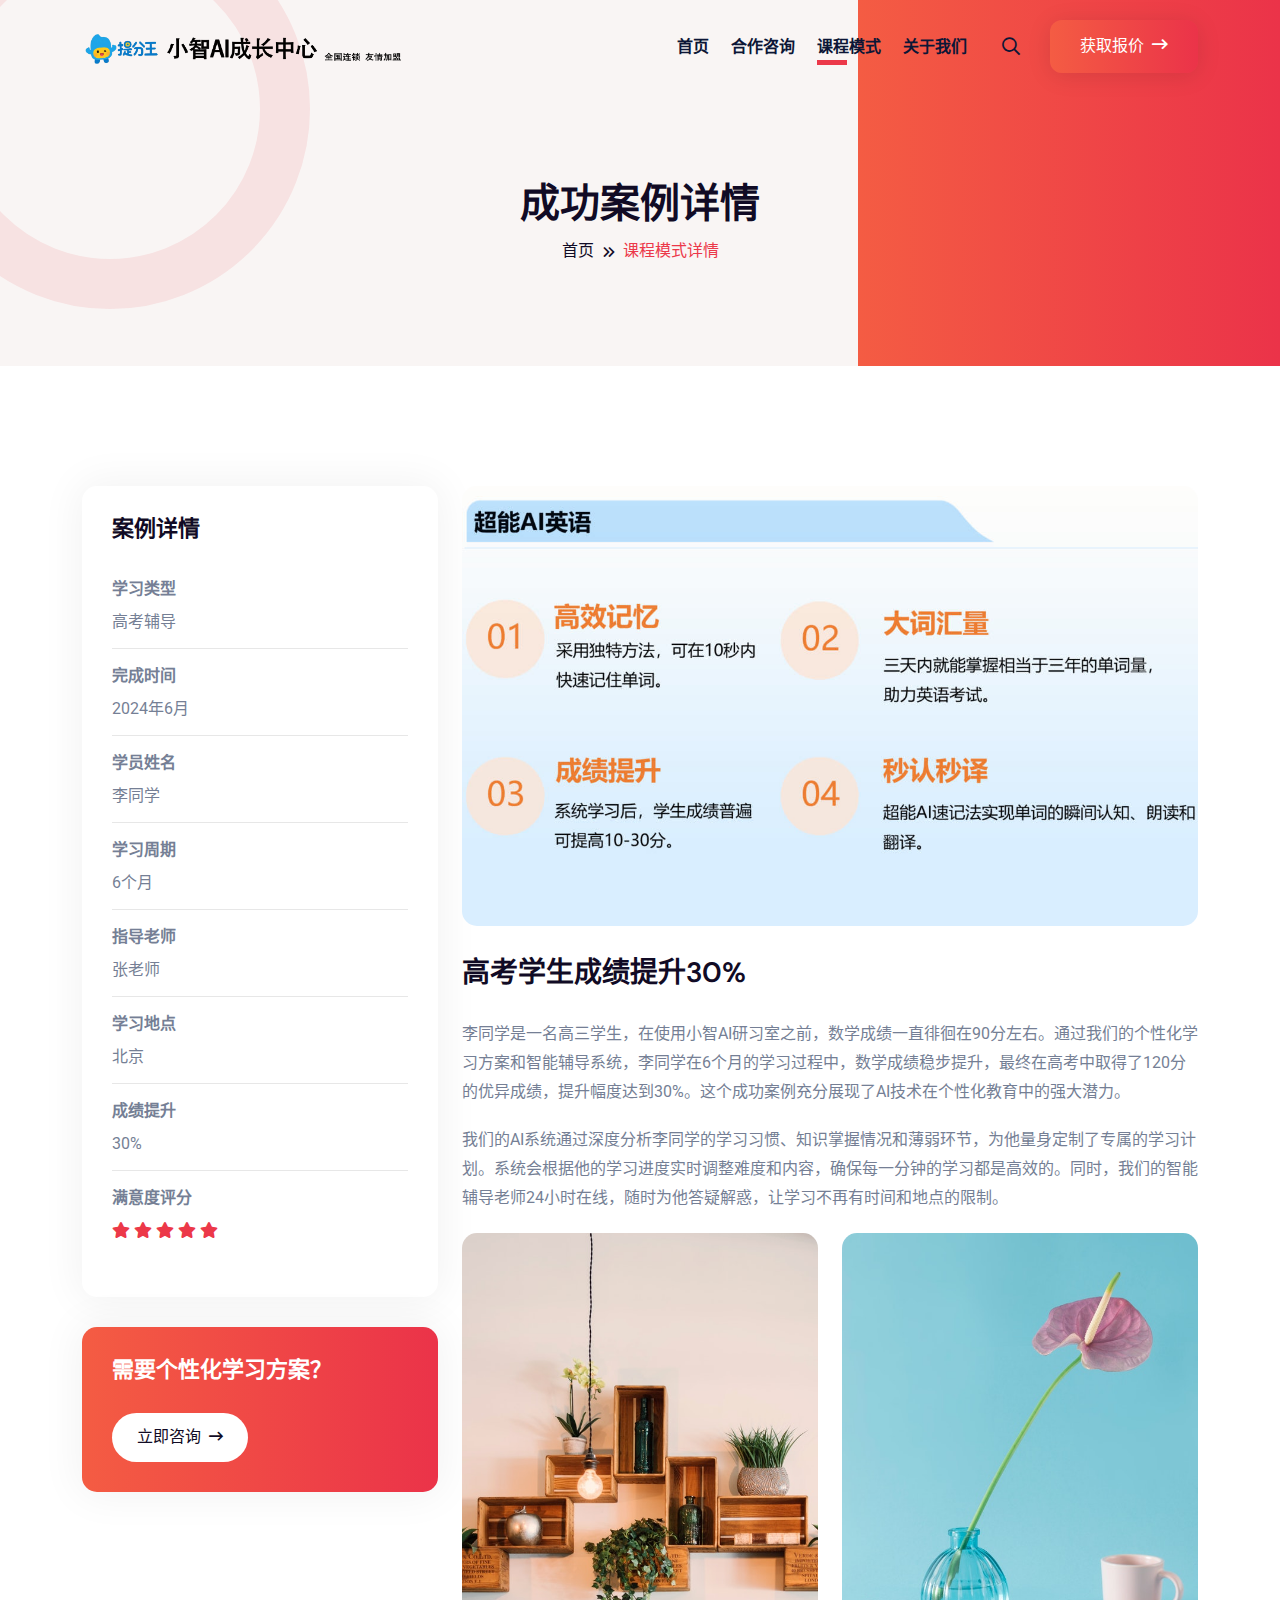
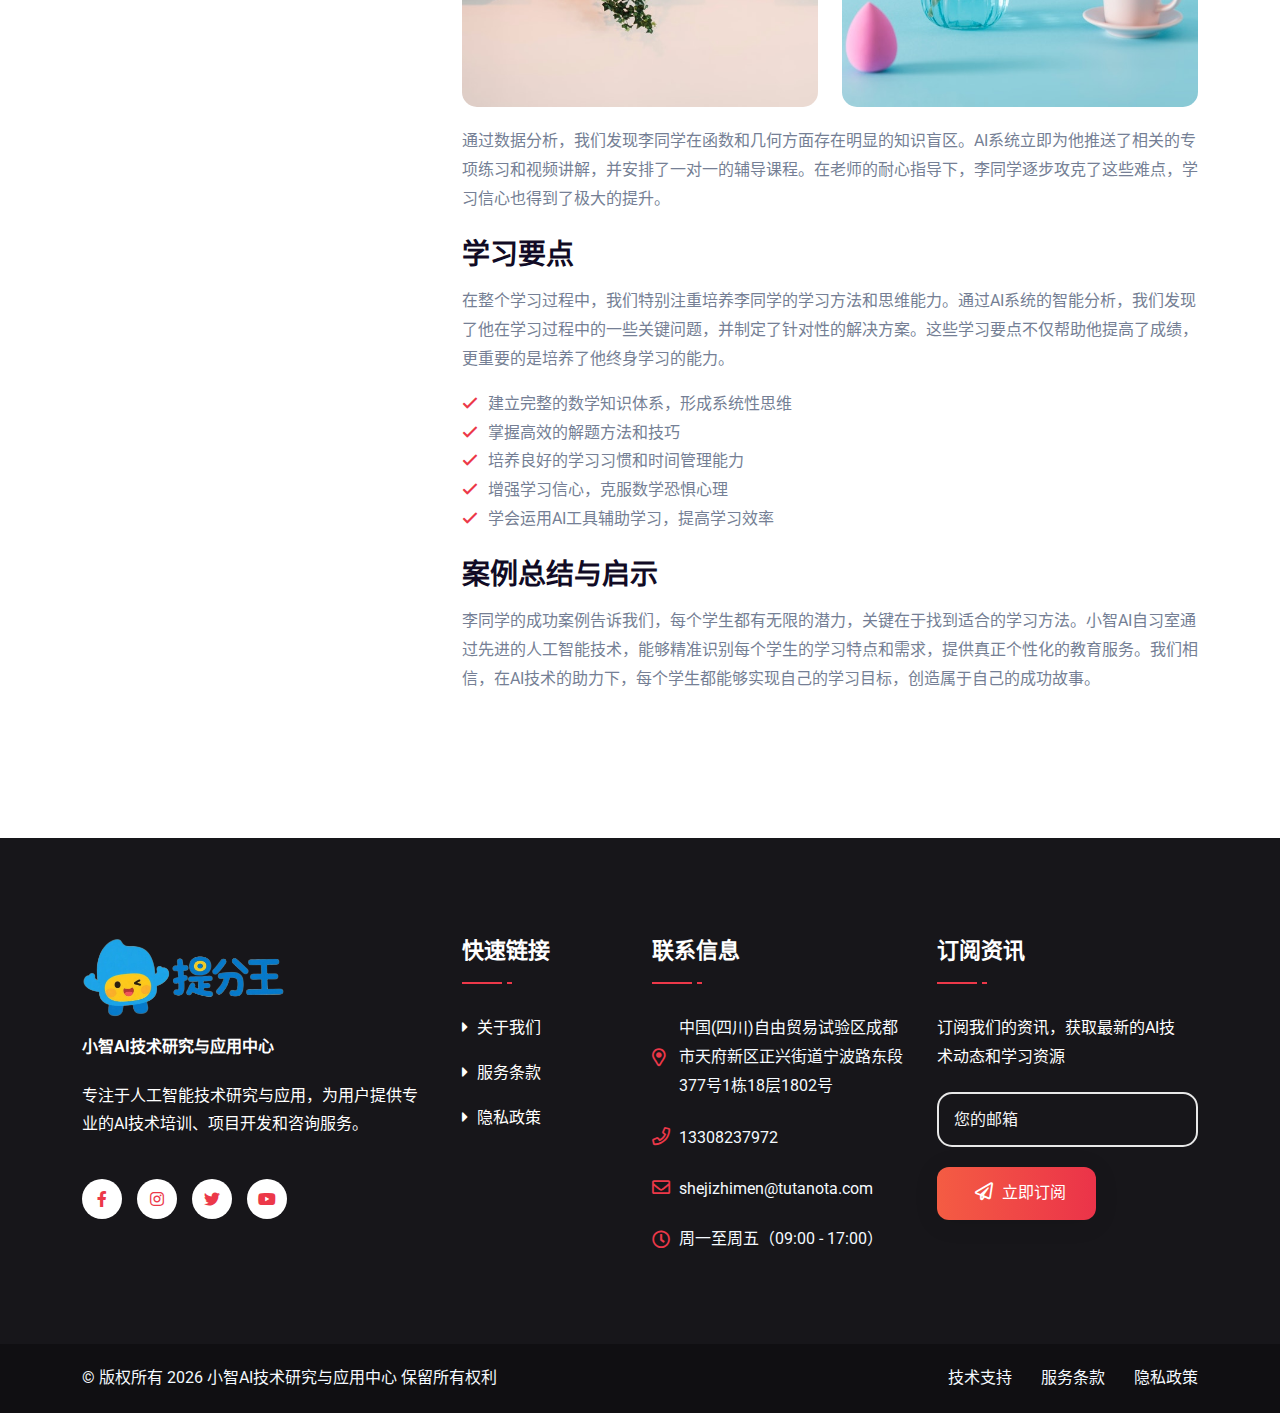
<file: project-single-1.html>
<!DOCTYPE html>
<html lang="zh-CN">

<head>
    <!-- meta tags -->
    <meta charset="UTF-8">
    <meta http-equiv="X-UA-Compatible" content="IE=edge">
    <meta name="viewport" content="width=device-width, initial-scale=1.0">
    <meta name="description" content="小智AI研习室成功案例详情，了解我们如何帮助学习者提升学习效果">
    <meta name="keywords" content="AI研习室,成功案例,学习效果,个性化学习,智能辅导">

    <!-- title -->
    <title>小智AI研习室 - 成功案例详情</title>

    <!-- favicon -->
    <link rel="icon" type="image/x-icon" href="assets/img/logo/favicon.png">

    <!-- css -->
    <link rel="stylesheet" href="assets/css/bootstrap.min.css">
    <link rel="stylesheet" href="assets/css/all-fontawesome.min.css">
    <link rel="stylesheet" href="assets/css/icomoon.css">
    <link rel="stylesheet" href="assets/css/animate.min.css">
    <link rel="stylesheet" href="assets/css/magnific-popup.min.css">
    <link rel="stylesheet" href="assets/css/owl.carousel.min.css">
    <link rel="stylesheet" href="assets/css/style.css">

</head>

<body>

    <!-- preloader -->
    <div class="preloader">
        <div class="loader">
            <div class="loader-box-1"></div>
            <div class="loader-box-2"></div>
        </div>
    </div>
    <!-- preloader end -->


    <!-- header area -->
    <header class="header">

        <div class="main-navigation">
            <nav class="navbar navbar-expand-lg">
                <div class="container">
                    <a class="navbar-brand" href="index.html">
                        <img src="assets/img/logo/logo.png" alt="logo">
                    </a>
                    <div class="mobile-menu-right">
                        <a href="#" class="mobile-search-btn search-box-outer"><i class="far fa-search"></i></a>
                        <button class="navbar-toggler" type="button" data-bs-toggle="collapse"
                            data-bs-target="#main_nav" aria-expanded="false" aria-label="Toggle navigation">
                            <span class="navbar-toggler-icon"><i class="far fa-stream"></i></span>
                        </button>
                    </div>
                    <div class="collapse navbar-collapse" id="main_nav">
                        <ul class="navbar-nav ms-auto">
                            <li class="nav-item"><a class="nav-link" href="index.html">首页</a></li>
                            <li class="nav-item"><a class="nav-link" href="service.html">合作咨询</a></li>
                            <li class="nav-item"><a class="nav-link active" href="project.html">课程模式</a></li>
                            
                            <li class="nav-item"><a class="nav-link" href="contact.html">关于我们</a></li>
                        </ul>
                        <div class="header-nav-right">
                            <div class="header-nav-search">
                                <a href="#" class="search-box-outer"><i class="far fa-search"></i></a>
                            </div>
                            <div class="header-btn">
                                <a href="service.html" class="theme-btn">获取报价<i class="far fa-long-arrow-right"></i></a>
                            </div>
                        </div>
                    </div>
                </div>
            </nav>
        </div>
    </header>
    <!-- header area end -->


    <!-- popup search -->
    <div class="search-popup">
        <button class="close-search"><span class="far fa-times"></span></button>
        <form action="#">
            <div class="form-group">
                <input type="search" name="search-field" placeholder="在此搜索..." required>
                <button type="submit"><i class="far fa-search"></i></button>
            </div>
        </form>
    </div>
    <!-- popup search end -->




    <main class="main">

        <!-- breadcrumb -->
        <div class="site-breadcrumb">
            <div class="container">
                <h2 class="breadcrumb-title">成功案例详情</h2>
                <ul class="breadcrumb-menu">
                    <li><a href="index.html">首页</a></li>
                    <li class="active">课程模式详情</li>
                </ul>
            </div>
        </div>
        <!-- breadcrumb end -->


        <!-- case-single-area -->
        <div class="case-single-area py-120">
            <div class="container">
                <div class="case-single-wrapper">
                    <div class="row">
                        <div class="col-xl-4 col-lg-4">
                            <div class="case-sidebar">
                                <div class="widget case-sidebar-content">
                                    <h4 class="case-sidebar-title">案例详情</h4>
                                    <ul>
                                        <li>
                                            学习类型 <span>高考辅导</span>
                                        </li>
                                        <li>
                                            完成时间 <span>2024年6月</span>
                                        </li>
                                        <li>
                                            学员姓名 <span>李同学</span>
                                        </li>
                                        <li>
                                            学习周期 <span>6个月</span>
                                        </li>
                                        <li>
                                            指导老师 <span>张老师</span>
                                        </li>
                                        <li>
                                            学习地点 <span>北京</span>
                                        </li>
                                        <li>
                                            成绩提升 <span>30%</span>
                                        </li>
                                        <li>
                                            满意度评分
                                            <div class="rating">
                                                <a href="#"><i class="fas fa-star"></i></a>
                                                <a href="#"><i class="fas fa-star"></i></a>
                                                <a href="#"><i class="fas fa-star"></i></a>
                                                <a href="#"><i class="fas fa-star"></i></a>
                                                <a href="#"><i class="fas fa-star"></i></a>
                                            </div>
                                        </li>
                                    </ul>
                                </div>
                                <div class="widget case-new-project">
                                    <h4>需要个性化学习方案？</h4>
                                    <a href="contact.html" class="new-project-btn">立即咨询<i
                                            class="far fa-long-arrow-right"></i></a>
                                </div>
                            </div>
                        </div>
                        <div class="col-xl-8 col-lg-8">
                            <div class="case-details">
                                <div class="case-details-img mb-30">
                                    <img src="assets/img/case/single.jpg" alt="高考学生成绩提升案例">
                                </div>
                                <div class="case-details">
                                    <h3 class="mb-30">高考学生成绩提升30%</h3>
                                    <p class="mb-20">
                                        李同学是一名高三学生，在使用小智AI研习室之前，数学成绩一直徘徊在90分左右。通过我们的个性化学习方案和智能辅导系统，李同学在6个月的学习过程中，数学成绩稳步提升，最终在高考中取得了120分的优异成绩，提升幅度达到30%。这个成功案例充分展现了AI技术在个性化教育中的强大潜力。
                                    </p>
                                    <p class="mb-20">
                                        我们的AI系统通过深度分析李同学的学习习惯、知识掌握情况和薄弱环节，为他量身定制了专属的学习计划。系统会根据他的学习进度实时调整难度和内容，确保每一分钟的学习都是高效的。同时，我们的智能辅导老师24小时在线，随时为他答疑解惑，让学习不再有时间和地点的限制。
                                    </p>

                                    <div class="row">
                                        <div class="col-md-6 mb-20">
                                            <img src="assets/img/case/01.jpg" alt="学习过程图片1">
                                        </div>
                                        <div class="col-md-6 mb-20">
                                            <img src="assets/img/case/02.jpg" alt="学习过程图片2">
                                        </div>
                                    </div>
                                    <p class="mb-20">
                                        通过数据分析，我们发现李同学在函数和几何方面存在明显的知识盲区。AI系统立即为他推送了相关的专项练习和视频讲解，并安排了一对一的辅导课程。在老师的耐心指导下，李同学逐步攻克了这些难点，学习信心也得到了极大的提升。
                                    </p>
                                    <div class="my-4">
                                        <div class="mb-3">
                                            <h3 class="mb-3">学习要点</h3>
                                            <p>在整个学习过程中，我们特别注重培养李同学的学习方法和思维能力。通过AI系统的智能分析，我们发现了他在学习过程中的一些关键问题，并制定了针对性的解决方案。这些学习要点不仅帮助他提高了成绩，更重要的是培养了他终身学习的能力。</p>
                                        </div>
                                        <ul class="case-single-list">
                                            <li><i class="far fa-check"></i>建立完整的数学知识体系，形成系统性思维</li>
                                            <li><i class="far fa-check"></i>掌握高效的解题方法和技巧</li>
                                            <li><i class="far fa-check"></i>培养良好的学习习惯和时间管理能力</li>
                                            <li><i class="far fa-check"></i>增强学习信心，克服数学恐惧心理</li>
                                            <li><i class="far fa-check"></i>学会运用AI工具辅助学习，提高学习效率</li>
                                        </ul>
                                    </div>
                                    <div class="my-4">
                                        <h3 class="mb-3">案例总结与启示</h3>
                                        <p>李同学的成功案例告诉我们，每个学生都有无限的潜力，关键在于找到适合的学习方法。小智AI自习室通过先进的人工智能技术，能够精准识别每个学生的学习特点和需求，提供真正个性化的教育服务。我们相信，在AI技术的助力下，每个学生都能够实现自己的学习目标，创造属于自己的成功故事。
                                        </p>
                                    </div>
                                </div>
                            </div>
                        </div>
                    </div>
                </div>
            </div>
        </div>
        <!-- case-single-area end -->


    </main>




    <!-- footer area -->
    <footer class="footer-area">
        <div class="footer-widget">
            <div class="container">
                <div class="row footer-widget-wrapper pt-100 pb-70">
                    <div class="col-md-6 col-lg-4">
                        <div class="footer-widget-box about-us">
                            <a href="#" class="footer-logo">
                                <img src="assets/img/logo/logo-down.png" alt="" style="height: 80px; width: auto;">
                            </a>
                            <p class="mb-20" style="color: #ffffff; font-weight: bold;">
                                小智AI技术研究与应用中心
                            </p>
                            <p class="mb-20">
                                专注于人工智能技术研究与应用，为用户提供专业的AI技术培训、项目开发和咨询服务。
                            </p>
                            <ul class="footer-social">
                                <li><a href="#"><i class="fab fa-facebook-f"></i></a></li>
                                <li><a href="#"><i class="fab fa-instagram"></i></a></li>
                                <li><a href="#"><i class="fab fa-twitter"></i></a></li>
                                <li><a href="#"><i class="fab fa-youtube"></i></a></li>
                            </ul>
                        </div>
                    </div>
                    <div class="col-md-6 col-lg-2">
                        <div class="footer-widget-box list">
                            <h4 class="footer-widget-title">快速链接</h4>
                            <ul class="footer-list">
                                <li><a href="contact.html"><i class="fas fa-caret-right"></i> 关于我们</a></li>
                                <li><a href="terms.html"><i class="fas fa-caret-right"></i> 服务条款</a></li>
                                <li><a href="privacy.html"><i class="fas fa-caret-right"></i> 隐私政策</a></li>
                            </ul>
                        </div>
                    </div>
                    <div class="col-md-6 col-lg-3">
                        <div class="footer-widget-box">
                            <h4 class="footer-widget-title">联系信息</h4>
                            <ul class="footer-contact">
                                <li><i class="far fa-map-marker-alt"></i>中国(四川)自由贸易试验区成都市天府新区正兴街道宁波路东段377号1栋18层1802号</li>
                                <li><a href="tel:+8613308237972"><i class="far fa-phone"></i>13308237972</a></li>
                                <li><a href="mailto:shejizhimen@tutanota.com"><i class="far fa-envelope"></i>shejizhimen@tutanota.com</a></li>
                                <li><i class="far fa-clock"></i>周一至周五（09:00 - 17:00）</li>
                            </ul>
                        </div>
                    </div>
                    <div class="col-md-6 col-lg-3">
                        <div class="footer-widget-box list">
                            <h4 class="footer-widget-title">订阅资讯</h4>
                            <div class="footer-newsletter">
                                <p>订阅我们的资讯，获取最新的AI技术动态和学习资源</p>
                                <div class="subscribe-form">
                                    <form action="#">
                                        <input type="email" class="form-control" placeholder="您的邮箱">
                                        <button class="theme-btn" type="submit">
                                            <i class="far fa-paper-plane"></i> 立即订阅
                                        </button>
                                    </form>
                                </div>
                            </div>
                        </div>
                    </div>
                </div>
            </div>
        </div>
        <div class="copyright">
            <div class="container">
                <div class="row">
                    <div class="col-lg-6 align-self-center">
                        <p class="copyright-text">
                            &copy; 版权所有 <span id="date"></span> 小智AI技术研究与应用中心 保留所有权利
                        </p>
                    </div>
                    <div class="col-lg-6 align-self-center">
                        <ul class="footer-menu">
                            <li><a href="contact.html">技术支持</a></li>
                            <li><a href="#">服务条款</a></li>
                            <li><a href="#">隐私政策</a></li>
                        </ul>
                    </div>
                </div>
            </div>
        </div>
    </footer>
    <!-- footer area end -->




    <!-- scroll-top -->
    <a href="#" id="scroll-top"><i class="far fa-long-arrow-up"></i></a>
    <!-- scroll-top end -->


    <!-- js -->
    <script src="assets/js/jquery-3.6.0.min.js"></script>
    <script src="assets/js/modernizr.min.js"></script>
    <script src="assets/js/bootstrap.bundle.min.js"></script>
    <script src="assets/js/imagesloaded.pkgd.min.js"></script>
    <script src="assets/js/jquery.magnific-popup.min.js"></script>
    <script src="assets/js/isotope.pkgd.min.js"></script>
    <script src="assets/js/jquery.appear.min.js"></script>
    <script src="assets/js/jquery.easing.min.js"></script>
    <script src="assets/js/owl.carousel.min.js"></script>
    <script src="assets/js/counter-up.js"></script>
    <script src="assets/js/wow.min.js"></script>
    <script src="assets/js/main.js"></script>

</body>

</html>
</file>
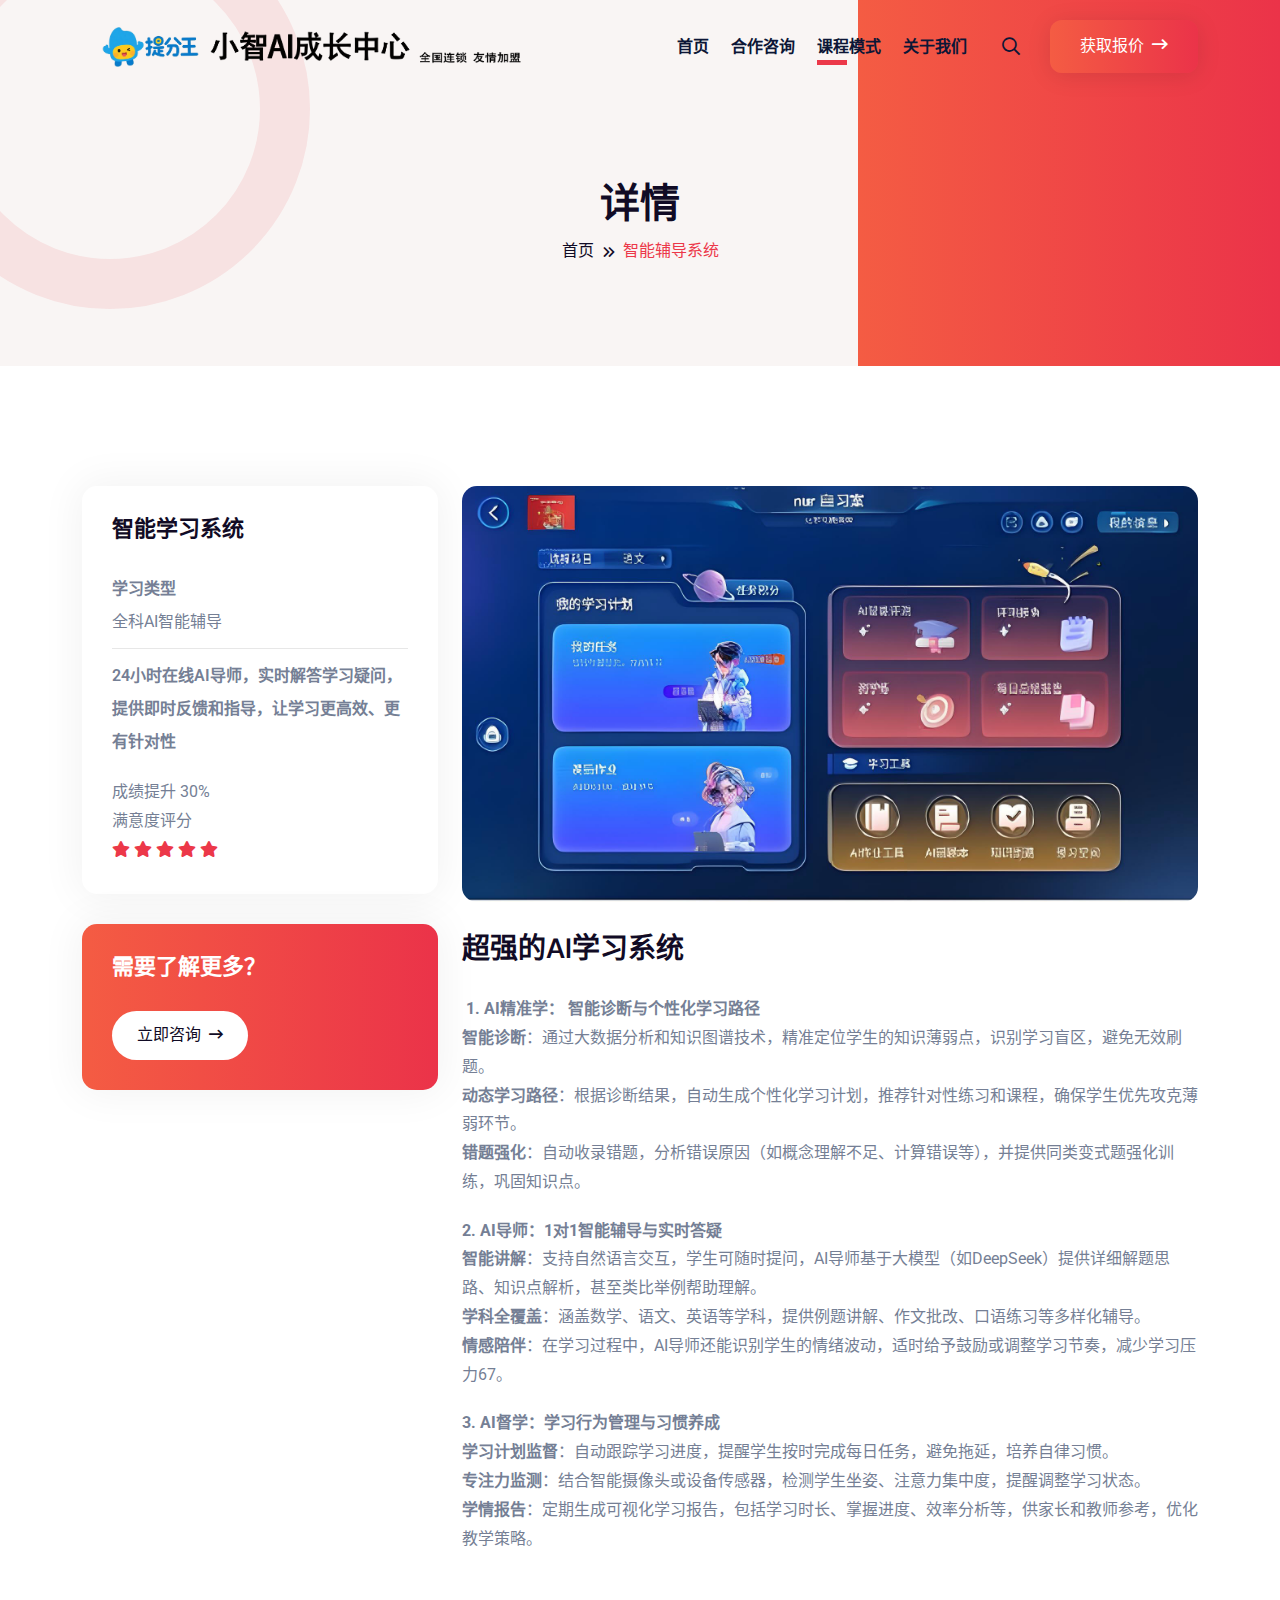
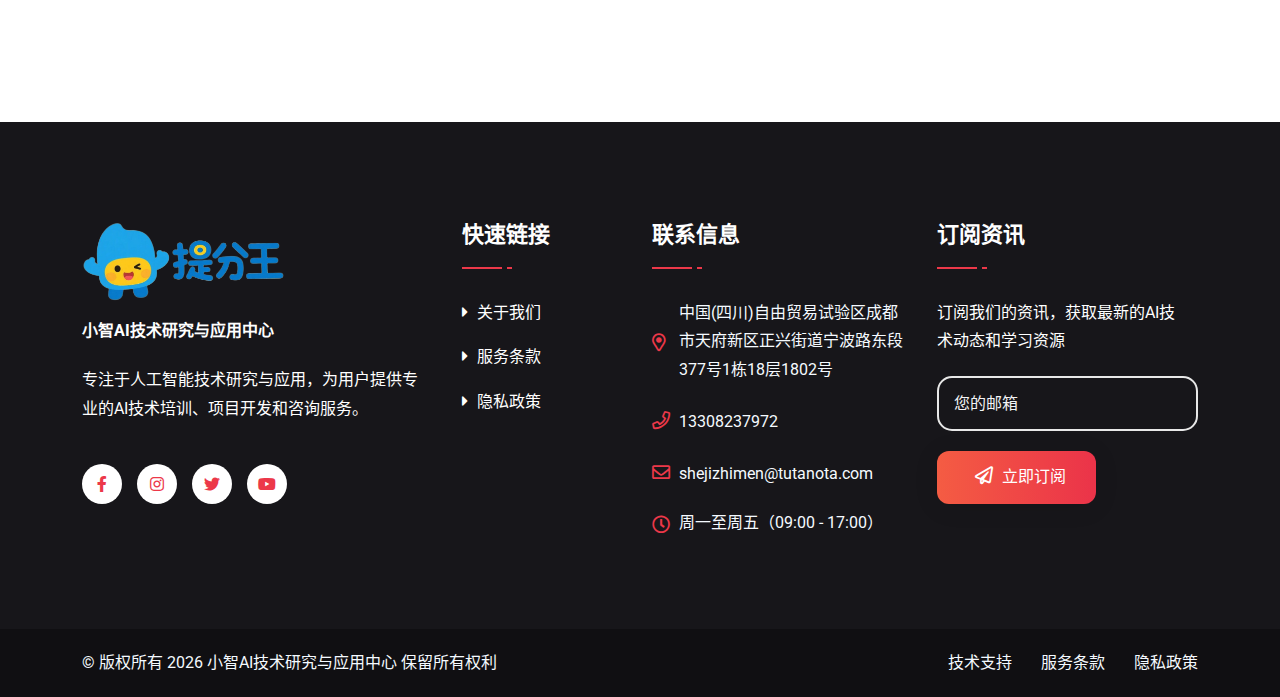
<file: project-single-2.html>
<!DOCTYPE html>
<html lang="zh-CN">

<head>
    <!-- meta tags -->
    <meta charset="UTF-8">
    <meta http-equiv="X-UA-Compatible" content="IE=edge">
    <meta name="viewport" content="width=device-width, initial-scale=1.0">
    <meta name="description" content="小智AI研习室成功案例详情，了解我们如何帮助学习者提升学习效果">
    <meta name="keywords" content="AI研习室,成功案例,学习效果,个性化学习,智能辅导">

    <!-- title -->
    <title>小智AI研习室 - 成功案例详情</title>

    <!-- favicon -->
    <link rel="icon" type="image/x-icon" href="assets/img/logo/favicon.png">

    <!-- css -->
    <link rel="stylesheet" href="assets/css/bootstrap.min.css">
    <link rel="stylesheet" href="assets/css/all-fontawesome.min.css">
    <link rel="stylesheet" href="assets/css/icomoon.css">
    <link rel="stylesheet" href="assets/css/animate.min.css">
    <link rel="stylesheet" href="assets/css/magnific-popup.min.css">
    <link rel="stylesheet" href="assets/css/owl.carousel.min.css">
    <link rel="stylesheet" href="assets/css/style.css">

</head>

<body>

    <!-- preloader -->
    <div class="preloader">
        <div class="loader">
            <div class="loader-box-1"></div>
            <div class="loader-box-2"></div>
        </div>
    </div>
    <!-- preloader end -->


    <!-- header area -->
    <header class="header">

        <div class="main-navigation">
            <nav class="navbar navbar-expand-lg">
                <div class="container">
                    <a class="navbar-brand" href="index.html">
                    </a><a class="navbar-brand" href="index.html"><img src="assets/img/logo/logo.png" alt="logo" style="height: 40px; width: auto; max-width: none;"></a>
                    <div class="mobile-menu-right">
                        <a href="#" class="mobile-search-btn search-box-outer"><i class="far fa-search"></i></a>
                        <button class="navbar-toggler" type="button" data-bs-toggle="collapse"
                            data-bs-target="#main_nav" aria-expanded="false" aria-label="Toggle navigation">
                            <span class="navbar-toggler-icon"><i class="far fa-stream"></i></span>
                        </button>
                    </div>
                    <div class="collapse navbar-collapse" id="main_nav">
                        <ul class="navbar-nav ms-auto">
                            <li class="nav-item"><a class="nav-link" href="index.html">首页</a></li>
                            <li class="nav-item"><a class="nav-link" href="service.html">合作咨询</a></li>
                            <li class="nav-item"><a class="nav-link active" href="project.html">课程模式</a></li>
                            
                            <li class="nav-item"><a class="nav-link" href="contact.html">关于我们</a></li>
                        </ul>
                        <div class="header-nav-right">
                            <div class="header-nav-search">
                                <a href="#" class="search-box-outer"><i class="far fa-search"></i></a>
                            </div>
                            <div class="header-btn">
                                <a href="service.html" class="theme-btn">获取报价<i class="far fa-long-arrow-right"></i></a>
                            </div>
                        </div>
                    </div>
                </div>
            </nav>
        </div>
    </header>
    <!-- header area end -->


    <!-- popup search -->
    <div class="search-popup">
        <button class="close-search"><span class="far fa-times"></span></button>
        <form action="#">
            <div class="form-group">
                <input type="search" name="search-field" placeholder="在此搜索..." required>
                <button type="submit"><i class="far fa-search"></i></button>
            </div>
        </form>
    </div>
    <!-- popup search end -->




    <main class="main">

        <!-- breadcrumb -->
        <div class="site-breadcrumb">
            <div class="container">
                <h2 class="breadcrumb-title">详情</h2>
                <ul class="breadcrumb-menu">
                  <li><a href="index.html">首页</a></li>
                    <li class="active">智能辅导系统</li>
                </ul>
            </div>
        </div>
        <!-- breadcrumb end -->


        <!-- case-single-area -->
        <div class="case-single-area py-120">
            <div class="container">
                <div class="case-single-wrapper">
                    <div class="row">
                        <div class="col-xl-4 col-lg-4">
                            <div class="case-sidebar">
                                <div class="widget case-sidebar-content">
                                    <h4 class="case-sidebar-title">智能学习系统&nbsp;</h4>
                                  <ul>
                                    <li> 学习类型 <span>全科AI智能辅导</span> </li>
                                      <li>24小时在线AI导师，实时解答学习疑问，提供即时反馈和指导，让学习更高效、更有针对性&nbsp;</li>
                                  </ul>
<li>
                    成绩提升 <span>30%</span>
                  </li>
                                    <li>
                                        满意度评分
                                        <div class="rating">
                                            <a href="#"><i class="fas fa-star"></i></a>
                                            <a href="#"><i class="fas fa-star"></i></a>
                                            <a href="#"><i class="fas fa-star"></i></a>
                                            <a href="#"><i class="fas fa-star"></i></a>
                                            <a href="#"><i class="fas fa-star"></i></a>
                                        </div>
                                    </li>
                                </div>
                                <div class="widget case-new-project">
                                    <h4>需要了解更多？</h4>
                                    <a href="contact.html" class="new-project-btn">立即咨询<i
                                            class="far fa-long-arrow-right"></i></a>
                                </div>
                            </div>
                        </div>
                        <div class="col-xl-8 col-lg-8">
                            <div class="case-details">
                                <div class="case-details-img mb-30">
                                    <img src="assets/img/case/single-1.jpg" alt="高考学生成绩提升案例">
                                </div>
                                <div class="case-details">
                                  <h3 class="mb-30">超强的AI学习系统&nbsp;&nbsp;</h3>
                                    <p class="mb-20">&nbsp;<strong>1. AI精准学：
                                    智能诊断与个性化学习路径 </strong><br>
                                    <strong>智能诊断</strong>：通过大数据分析和知识图谱技术，精准定位学生的知识薄弱点，识别学习盲区，避免无效刷题。 <br>
                                    <strong> 动态学习路径</strong>：根据诊断结果，自动生成个性化学习计划，推荐针对性练习和课程，确保学生优先攻克薄弱环节。 <br>
                                  <strong> 错题强化</strong>：自动收录错题，分析错误原因（如概念理解不足、计算错误等），并提供同类变式题强化训练，巩固知识点。</p>
                                  <p class="mb-20"><strong>2. AI导师：1对1智能辅导与实时答疑 </strong><br>
                                    <strong>智能讲解</strong>：支持自然语言交互，学生可随时提问，AI导师基于大模型（如DeepSeek）提供详细解题思路、知识点解析，甚至类比举例帮助理解。 <br>
                                    <strong>学科全覆盖</strong>：涵盖数学、语文、英语等学科，提供例题讲解、作文批改、口语练习等多样化辅导。 <br>
                                    <strong>情感陪伴</strong>：在学习过程中，AI导师还能识别学生的情绪波动，适时给予鼓励或调整学习节奏，减少学习压力67。&nbsp;</p>
                                  <p class="mb-20"><strong>3. AI督学：学习行为管理与习惯养成 </strong><br>
                                    <strong>学习计划监督</strong>：自动跟踪学习进度，提醒学生按时完成每日任务，避免拖延，培养自律习惯。 <br>
                                    <strong>专注力监测</strong>：结合智能摄像头或设备传感器，检测学生坐姿、注意力集中度，提醒调整学习状态。<br>
                                  <strong> 学情报告</strong>：定期生成可视化学习报告，包括学习时长、掌握进度、效率分析等，供家长和教师参考，优化教学策略。&nbsp;</p>
                                  <ul class="case-single-list">
                                    <li>&nbsp;</li>
                                  </ul>
                                </div>
                            </div>
                        </div>
                    </div>
                </div>
            </div>
        </div>
        <!-- case-single-area end -->


    </main>




    <!-- footer area -->
    <footer class="footer-area">
        <div class="footer-widget">
            <div class="container">
                <div class="row footer-widget-wrapper pt-100 pb-70">
                    <div class="col-md-6 col-lg-4">
                        <div class="footer-widget-box about-us">
                            <a href="#" class="footer-logo">
                                <img src="assets/img/logo/logo-down.png" alt="" style="height: 80px; width: auto;">
                            </a>
                            <p class="mb-20" style="color: #ffffff; font-weight: bold;">
                                小智AI技术研究与应用中心
                            </p>
                            <p class="mb-20">
                                专注于人工智能技术研究与应用，为用户提供专业的AI技术培训、项目开发和咨询服务。
                            </p>
                            <ul class="footer-social">
                                <li><a href="#"><i class="fab fa-facebook-f"></i></a></li>
                                <li><a href="#"><i class="fab fa-instagram"></i></a></li>
                                <li><a href="#"><i class="fab fa-twitter"></i></a></li>
                                <li><a href="#"><i class="fab fa-youtube"></i></a></li>
                            </ul>
                        </div>
                    </div>
                    <div class="col-md-6 col-lg-2">
                        <div class="footer-widget-box list">
                            <h4 class="footer-widget-title">快速链接</h4>
                            <ul class="footer-list">
                                <li><a href="contact.html"><i class="fas fa-caret-right"></i> 关于我们</a></li>
                                <li><a href="terms.html"><i class="fas fa-caret-right"></i> 服务条款</a></li>
                                <li><a href="privacy.html"><i class="fas fa-caret-right"></i> 隐私政策</a></li>
                            </ul>
                        </div>
                    </div>
                    <div class="col-md-6 col-lg-3">
                        <div class="footer-widget-box">
                            <h4 class="footer-widget-title">联系信息</h4>
                            <ul class="footer-contact">
                                <li><i class="far fa-map-marker-alt"></i>中国(四川)自由贸易试验区成都市天府新区正兴街道宁波路东段377号1栋18层1802号</li>
                                <li><a href="tel:+8613308237972"><i class="far fa-phone"></i>13308237972</a></li>
                                <li><a href="mailto:shejizhimen@tutanota.com"><i class="far fa-envelope"></i>shejizhimen@tutanota.com</a></li>
                                <li><i class="far fa-clock"></i>周一至周五（09:00 - 17:00）</li>
                            </ul>
                        </div>
                    </div>
                    <div class="col-md-6 col-lg-3">
                        <div class="footer-widget-box list">
                            <h4 class="footer-widget-title">订阅资讯</h4>
                            <div class="footer-newsletter">
                                <p>订阅我们的资讯，获取最新的AI技术动态和学习资源</p>
                                <div class="subscribe-form">
                                    <form action="#">
                                        <input type="email" class="form-control" placeholder="您的邮箱">
                                        <button class="theme-btn" type="submit">
                                            <i class="far fa-paper-plane"></i> 立即订阅
                                        </button>
                                    </form>
                                </div>
                            </div>
                        </div>
                    </div>
                </div>
            </div>
        </div>
        <div class="copyright">
            <div class="container">
                <div class="row">
                    <div class="col-lg-6 align-self-center">
                        <p class="copyright-text">
                            &copy; 版权所有 <span id="date"></span> 小智AI技术研究与应用中心 保留所有权利
                        </p>
                    </div>
                    <div class="col-lg-6 align-self-center">
                        <ul class="footer-menu">
                            <li><a href="contact.html">技术支持</a></li>
                            <li><a href="#">服务条款</a></li>
                            <li><a href="#">隐私政策</a></li>
                        </ul>
                    </div>
                </div>
            </div>
        </div>
    </footer>
    <!-- footer area end -->




    <!-- scroll-top -->
    <a href="#" id="scroll-top"><i class="far fa-long-arrow-up"></i></a>
    <!-- scroll-top end -->


    <!-- js -->
    <script src="assets/js/jquery-3.6.0.min.js"></script>
    <script src="assets/js/modernizr.min.js"></script>
    <script src="assets/js/bootstrap.bundle.min.js"></script>
    <script src="assets/js/imagesloaded.pkgd.min.js"></script>
    <script src="assets/js/jquery.magnific-popup.min.js"></script>
    <script src="assets/js/isotope.pkgd.min.js"></script>
    <script src="assets/js/jquery.appear.min.js"></script>
    <script src="assets/js/jquery.easing.min.js"></script>
    <script src="assets/js/owl.carousel.min.js"></script>
    <script src="assets/js/counter-up.js"></script>
    <script src="assets/js/wow.min.js"></script>
    <script src="assets/js/main.js"></script>

</body>

</html>
</file>
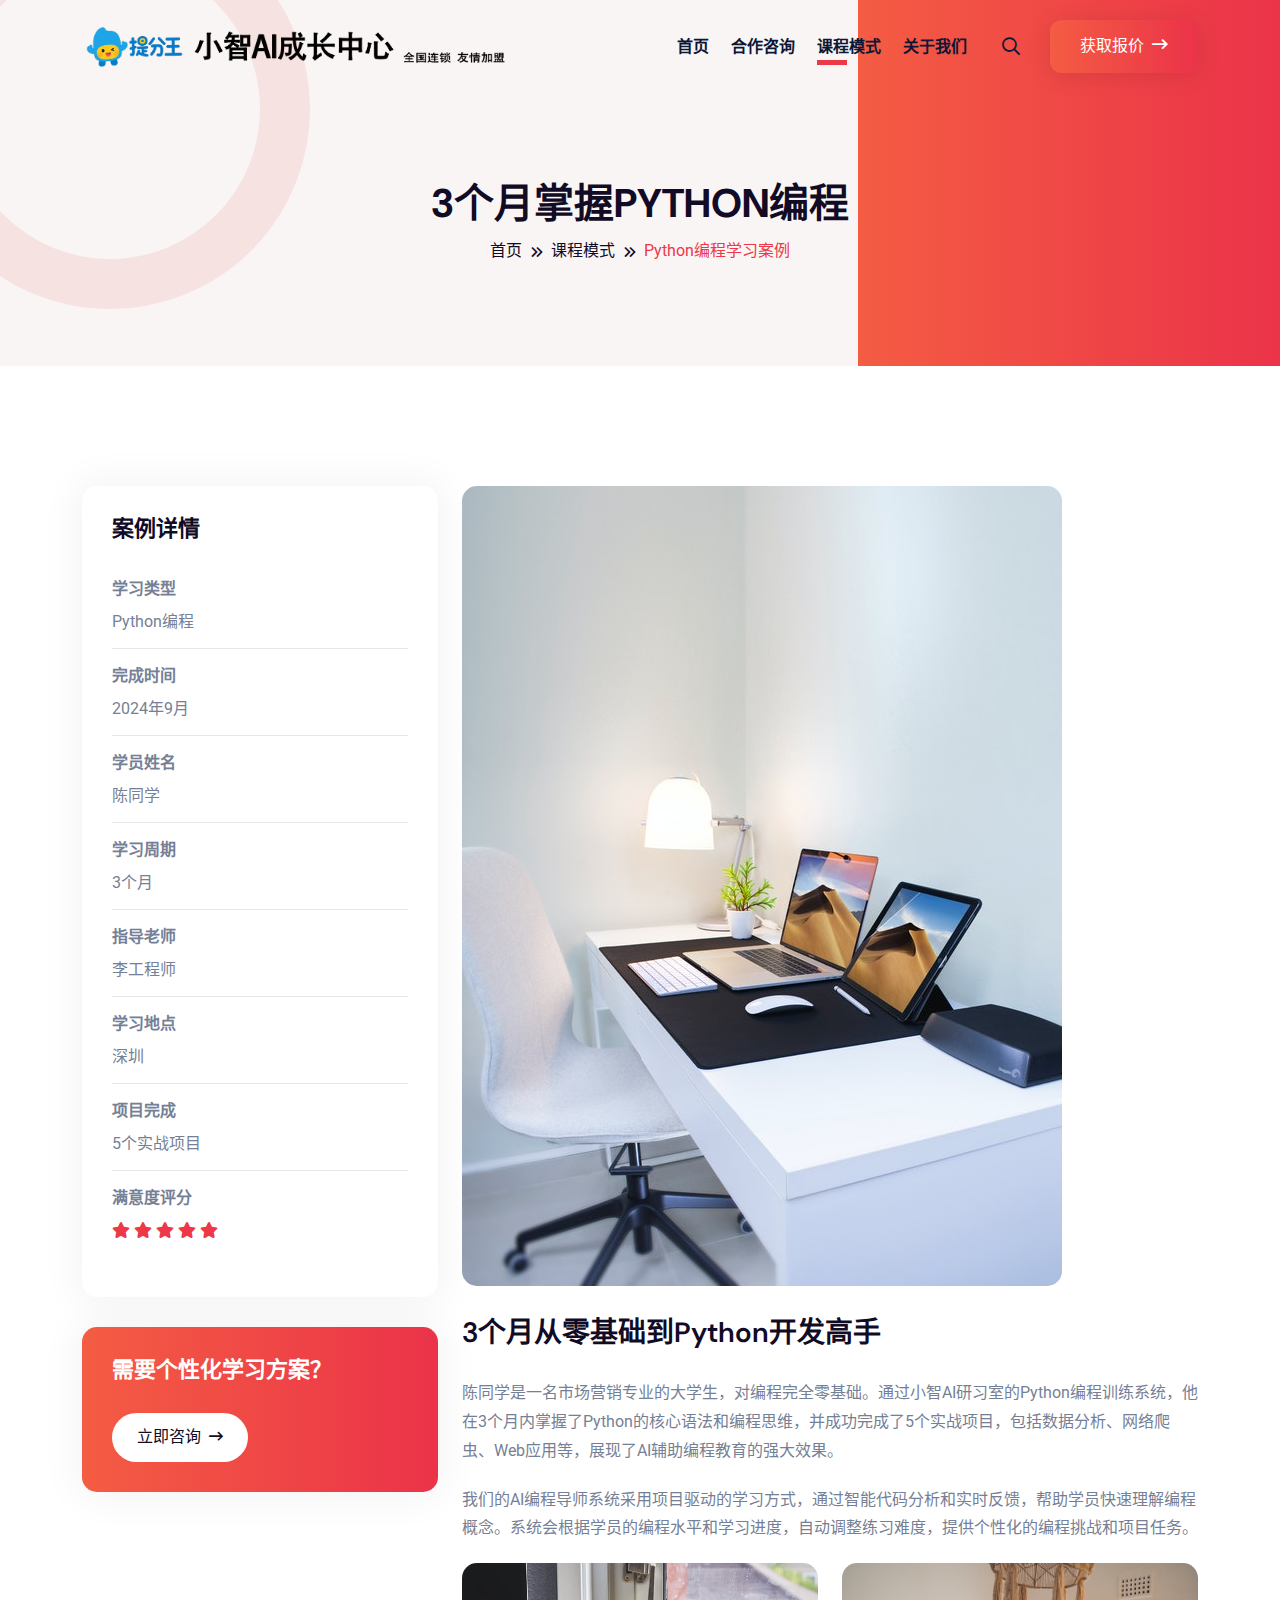
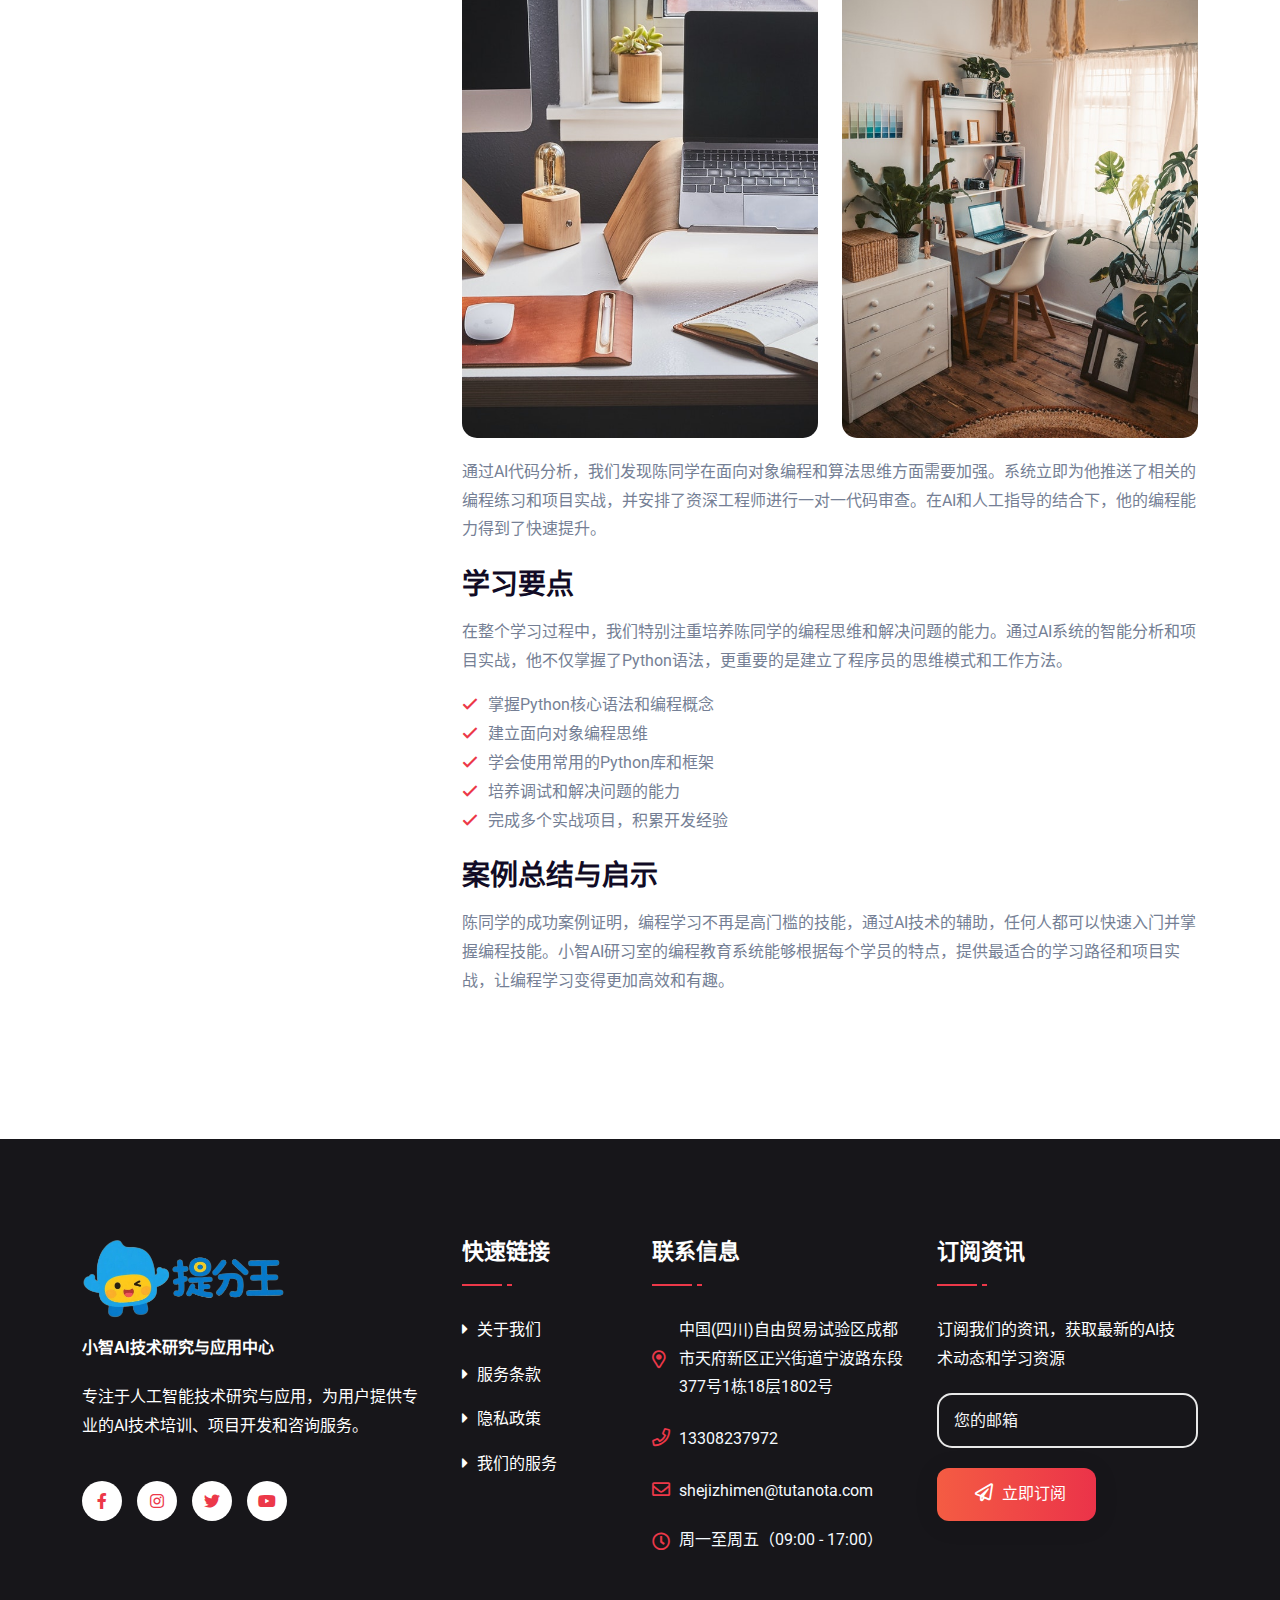
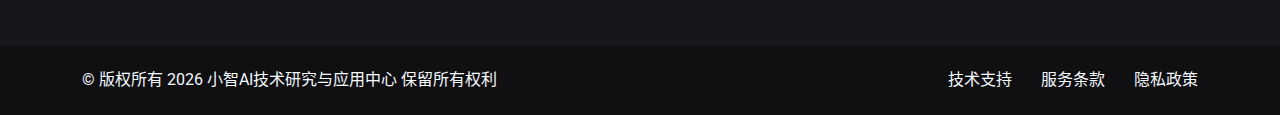
<file: project-single-3.html>
<!DOCTYPE html>
<html lang="zh-CN">

<head>
    <!-- meta tags -->
    <meta charset="UTF-8">
    <meta http-equiv="X-UA-Compatible" content="IE=edge">
    <meta name="viewport" content="width=device-width, initial-scale=1.0">
    <meta name="description" content="小智AI研习室Python编程学习成功案例，3个月从零基础到熟练掌握">
    <meta name="keywords" content="AI研习室,Python编程,零基础,编程学习,程序开发">

    <!-- title -->
    <title>小智AI研习室 - 3个月掌握Python编程</title>

    <!-- favicon -->
    <link rel="icon" type="image/x-icon" href="assets/img/logo/favicon.png">

    <!-- css -->
    <link rel="stylesheet" href="assets/css/bootstrap.min.css">
    <link rel="stylesheet" href="assets/css/all-fontawesome.min.css">
    <link rel="stylesheet" href="assets/css/icomoon.css">
    <link rel="stylesheet" href="assets/css/animate.min.css">
    <link rel="stylesheet" href="assets/css/magnific-popup.min.css">
    <link rel="stylesheet" href="assets/css/owl.carousel.min.css">
    <link rel="stylesheet" href="assets/css/style.css">

</head>

<body>

    <!-- preloader -->
    <div class="preloader">
        <div class="loader">
            <div class="loader-box-1"></div>
            <div class="loader-box-2"></div>
        </div>
    </div>
    <!-- preloader end -->


    <!-- header area -->
    <header class="header">

        <div class="main-navigation">
            <nav class="navbar navbar-expand-lg">
                <div class="container">
                    <a class="navbar-brand" href="index.html">
                        <img src="assets/img/logo/logo.png" alt="logo" style="height: 40px; width: auto; max-width: none;">
                    </a>
                    <div class="mobile-menu-right">
                        <a href="#" class="mobile-search-btn search-box-outer"><i class="far fa-search"></i></a>
                        <button class="navbar-toggler" type="button" data-bs-toggle="collapse"
                            data-bs-target="#main_nav" aria-expanded="false" aria-label="Toggle navigation">
                            <span class="navbar-toggler-icon"><i class="far fa-stream"></i></span>
                        </button>
                    </div>
                    <div class="collapse navbar-collapse" id="main_nav">
                        <ul class="navbar-nav ms-auto">
                            <li class="nav-item"><a class="nav-link" href="index.html">首页</a></li>
                            <li class="nav-item"><a class="nav-link" href="service.html">合作咨询</a></li>
                            <li class="nav-item"><a class="nav-link active" href="project.html">课程模式</a></li>
                            
                            <li class="nav-item"><a class="nav-link" href="contact.html">关于我们</a></li>
                        </ul>
                        <div class="header-nav-right">
                            <div class="header-nav-search">
                                <a href="#" class="search-box-outer"><i class="far fa-search"></i></a>
                            </div>
                            <div class="header-btn">
                                <a href="service.html" class="theme-btn">获取报价<i class="far fa-long-arrow-right"></i></a>
                            </div>

                        </div>
                    </div>
                </div>
            </nav>
        </div>
    </header>
    <!-- header area end -->


    <!-- popup search -->
    <div class="search-popup">
        <button class="close-search"><span class="far fa-times"></span></button>
        <form action="#">
            <div class="form-group">
                <input type="search" name="search-field" placeholder="在此搜索..." required>
                <button type="submit"><i class="far fa-search"></i></button>
            </div>
        </form>
    </div>
    <!-- popup search end -->




    <main class="main">

        <!-- breadcrumb -->
        <div class="site-breadcrumb">
            <div class="container">
                <h2 class="breadcrumb-title">3个月掌握Python编程</h2>
                <ul class="breadcrumb-menu">
                    <li><a href="index.html">首页</a></li>
                    <li><a href="project.html">课程模式</a></li>
                    <li class="active">Python编程学习案例</li>
                </ul>
            </div>
        </div>
        <!-- breadcrumb end -->


        <!-- case-single-area -->
        <div class="case-single-area py-120">
            <div class="container">
                <div class="case-single-wrapper">
                    <div class="row">
                        <div class="col-xl-4 col-lg-4">
                            <div class="case-sidebar">
                                <div class="widget case-sidebar-content">
                                    <h4 class="case-sidebar-title">案例详情</h4>
                                    <ul>
                                        <li>
                                            学习类型 <span>Python编程</span>
                                        </li>
                                        <li>
                                            完成时间 <span>2024年9月</span>
                                        </li>
                                        <li>
                                            学员姓名 <span>陈同学</span>
                                        </li>
                                        <li>
                                            学习周期 <span>3个月</span>
                                        </li>
                                        <li>
                                            指导老师 <span>李工程师</span>
                                        </li>
                                        <li>
                                            学习地点 <span>深圳</span>
                                        </li>
                                        <li>
                                            项目完成 <span>5个实战项目</span>
                                        </li>
                                        <li>
                                            满意度评分
                                            <div class="rating">
                                                <a href="#"><i class="fas fa-star"></i></a>
                                                <a href="#"><i class="fas fa-star"></i></a>
                                                <a href="#"><i class="fas fa-star"></i></a>
                                                <a href="#"><i class="fas fa-star"></i></a>
                                                <a href="#"><i class="fas fa-star"></i></a>
                                            </div>
                                        </li>
                                    </ul>
                                </div>
                                <div class="widget case-new-project">
                                    <h4>需要个性化学习方案？</h4>
                                    <a href="contact.html" class="new-project-btn">立即咨询<i
                                            class="far fa-long-arrow-right"></i></a>
                                </div>
                            </div>
                        </div>
                        <div class="col-xl-8 col-lg-8">
                            <div class="case-details">
                                <div class="case-details-img mb-30">
                                    <img src="assets/img/case/03.jpg" alt="Python编程学习案例">
                                </div>
                                <div class="case-details">
                                    <h3 class="mb-30">3个月从零基础到Python开发高手</h3>
                                    <p class="mb-20">
                                        陈同学是一名市场营销专业的大学生，对编程完全零基础。通过小智AI研习室的Python编程训练系统，他在3个月内掌握了Python的核心语法和编程思维，并成功完成了5个实战项目，包括数据分析、网络爬虫、Web应用等，展现了AI辅助编程教育的强大效果。
                                    </p>
                                    <p class="mb-20">
                                        我们的AI编程导师系统采用项目驱动的学习方式，通过智能代码分析和实时反馈，帮助学员快速理解编程概念。系统会根据学员的编程水平和学习进度，自动调整练习难度，提供个性化的编程挑战和项目任务。
                                    </p>

                                    <div class="row">
                                        <div class="col-md-6 mb-20">
                                            <img src="assets/img/case/05.jpg" alt="编程练习过程">
                                        </div>
                                        <div class="col-md-6 mb-20">
                                            <img src="assets/img/case/06.jpg" alt="项目开发成果">
                                        </div>
                                    </div>
                                    <p class="mb-20">
                                        通过AI代码分析，我们发现陈同学在面向对象编程和算法思维方面需要加强。系统立即为他推送了相关的编程练习和项目实战，并安排了资深工程师进行一对一代码审查。在AI和人工指导的结合下，他的编程能力得到了快速提升。
                                    </p>
                                    <div class="my-4">
                                        <div class="mb-3">
                                            <h3 class="mb-3">学习要点</h3>
                                            <p>在整个学习过程中，我们特别注重培养陈同学的编程思维和解决问题的能力。通过AI系统的智能分析和项目实战，他不仅掌握了Python语法，更重要的是建立了程序员的思维模式和工作方法。</p>
                                        </div>
                                        <ul class="case-single-list">
                                            <li><i class="far fa-check"></i>掌握Python核心语法和编程概念</li>
                                            <li><i class="far fa-check"></i>建立面向对象编程思维</li>
                                            <li><i class="far fa-check"></i>学会使用常用的Python库和框架</li>
                                            <li><i class="far fa-check"></i>培养调试和解决问题的能力</li>
                                            <li><i class="far fa-check"></i>完成多个实战项目，积累开发经验</li>
                                        </ul>
                                    </div>
                                    <div class="my-4">
                                        <h3 class="mb-3">案例总结与启示</h3>
                                        <p>陈同学的成功案例证明，编程学习不再是高门槛的技能，通过AI技术的辅助，任何人都可以快速入门并掌握编程技能。小智AI研习室的编程教育系统能够根据每个学员的特点，提供最适合的学习路径和项目实战，让编程学习变得更加高效和有趣。
                                        </p>
                                    </div>
                                </div>
                            </div>
                        </div>
                    </div>
                </div>
            </div>
        </div>
        <!-- case-single-area end -->


    </main>




    <!-- footer area -->
    <footer class="footer-area">
        <div class="footer-widget">
            <div class="container">
                <div class="row footer-widget-wrapper pt-100 pb-70">
                    <div class="col-md-6 col-lg-4">
                        <div class="footer-widget-box about-us">
                            <a href="#" class="footer-logo">
                                <img src="assets/img/logo/logo-down.png" alt="" style="height: 80px; width: auto;">
                            </a>
                            <p class="mb-20" style="color: #ffffff; font-weight: bold;">
                                小智AI技术研究与应用中心
                            </p>
                            <p class="mb-20">
                                专注于人工智能技术研究与应用，为用户提供专业的AI技术培训、项目开发和咨询服务。
                            </p>
                            <ul class="footer-social">
                                <li><a href="#"><i class="fab fa-facebook-f"></i></a></li>
                                <li><a href="#"><i class="fab fa-instagram"></i></a></li>
                                <li><a href="#"><i class="fab fa-twitter"></i></a></li>
                                <li><a href="#"><i class="fab fa-youtube"></i></a></li>
                            </ul>
                        </div>
                    </div>
                    <div class="col-md-6 col-lg-2">
                        <div class="footer-widget-box list">
                            <h4 class="footer-widget-title">快速链接</h4>
                            <ul class="footer-list">
                                <li><a href="contact.html"><i class="fas fa-caret-right"></i> 关于我们</a></li>
                                <li><a href="terms.html"><i class="fas fa-caret-right"></i> 服务条款</a></li>
                                <li><a href="privacy.html"><i class="fas fa-caret-right"></i> 隐私政策</a></li>
                                <li><a href="service.html"><i class="fas fa-caret-right"></i> 我们的服务</a></li>
                            </ul>
                        </div>
                    </div>
                    <div class="col-md-6 col-lg-3">
                        <div class="footer-widget-box">
                            <h4 class="footer-widget-title">联系信息</h4>
                            <ul class="footer-contact">
                                <li><i class="far fa-map-marker-alt"></i>中国(四川)自由贸易试验区成都市天府新区正兴街道宁波路东段377号1栋18层1802号</li>
                                <li><a href="tel:+8613308237972"><i class="far fa-phone"></i>13308237972</a></li>
                                <li><a href="mailto:shejizhimen@tutanota.com"><i class="far fa-envelope"></i>shejizhimen@tutanota.com</a></li>
                                <li><i class="far fa-clock"></i>周一至周五（09:00 - 17:00）</li>
                            </ul>
                        </div>
                    </div>
                    <div class="col-md-6 col-lg-3">
                        <div class="footer-widget-box list">
                            <h4 class="footer-widget-title">订阅资讯</h4>
                            <div class="footer-newsletter">
                                <p>订阅我们的资讯，获取最新的AI技术动态和学习资源</p>
                                <div class="subscribe-form">
                                    <form action="#">
                                        <input type="email" class="form-control" placeholder="您的邮箱">
                                        <button class="theme-btn" type="submit">
                                            <i class="far fa-paper-plane"></i> 立即订阅
                                        </button>
                                    </form>
                                </div>
                            </div>
                        </div>
                    </div>
                </div>
            </div>
        </div>
        <div class="copyright">
            <div class="container">
                <div class="row">
                    <div class="col-lg-6 align-self-center">
                        <p class="copyright-text">
                            &copy; 版权所有 <span id="date"></span> 小智AI技术研究与应用中心 保留所有权利
                        </p>
                    </div>
                    <div class="col-lg-6 align-self-center">
                        <ul class="footer-menu">
                            <li><a href="contact.html">技术支持</a></li>
                            <li><a href="#">服务条款</a></li>
                            <li><a href="#">隐私政策</a></li>
                        </ul>
                    </div>
                </div>
            </div>
        </div>
    </footer>
    <!-- footer area end -->




    <!-- scroll-top -->
    <a href="#" id="scroll-top"><i class="far fa-long-arrow-up"></i></a>
    <!-- scroll-top end -->


    <!-- js -->
    <script src="assets/js/jquery-3.6.0.min.js"></script>
    <script src="assets/js/modernizr.min.js"></script>
    <script src="assets/js/bootstrap.bundle.min.js"></script>
    <script src="assets/js/imagesloaded.pkgd.min.js"></script>
    <script src="assets/js/jquery.magnific-popup.min.js"></script>
    <script src="assets/js/isotope.pkgd.min.js"></script>
    <script src="assets/js/jquery.appear.min.js"></script>
    <script src="assets/js/jquery.easing.min.js"></script>
    <script src="assets/js/owl.carousel.min.js"></script>
    <script src="assets/js/counter-up.js"></script>
    <script src="assets/js/wow.min.js"></script>
    <script src="assets/js/main.js"></script>

</body>

</html>
</file>
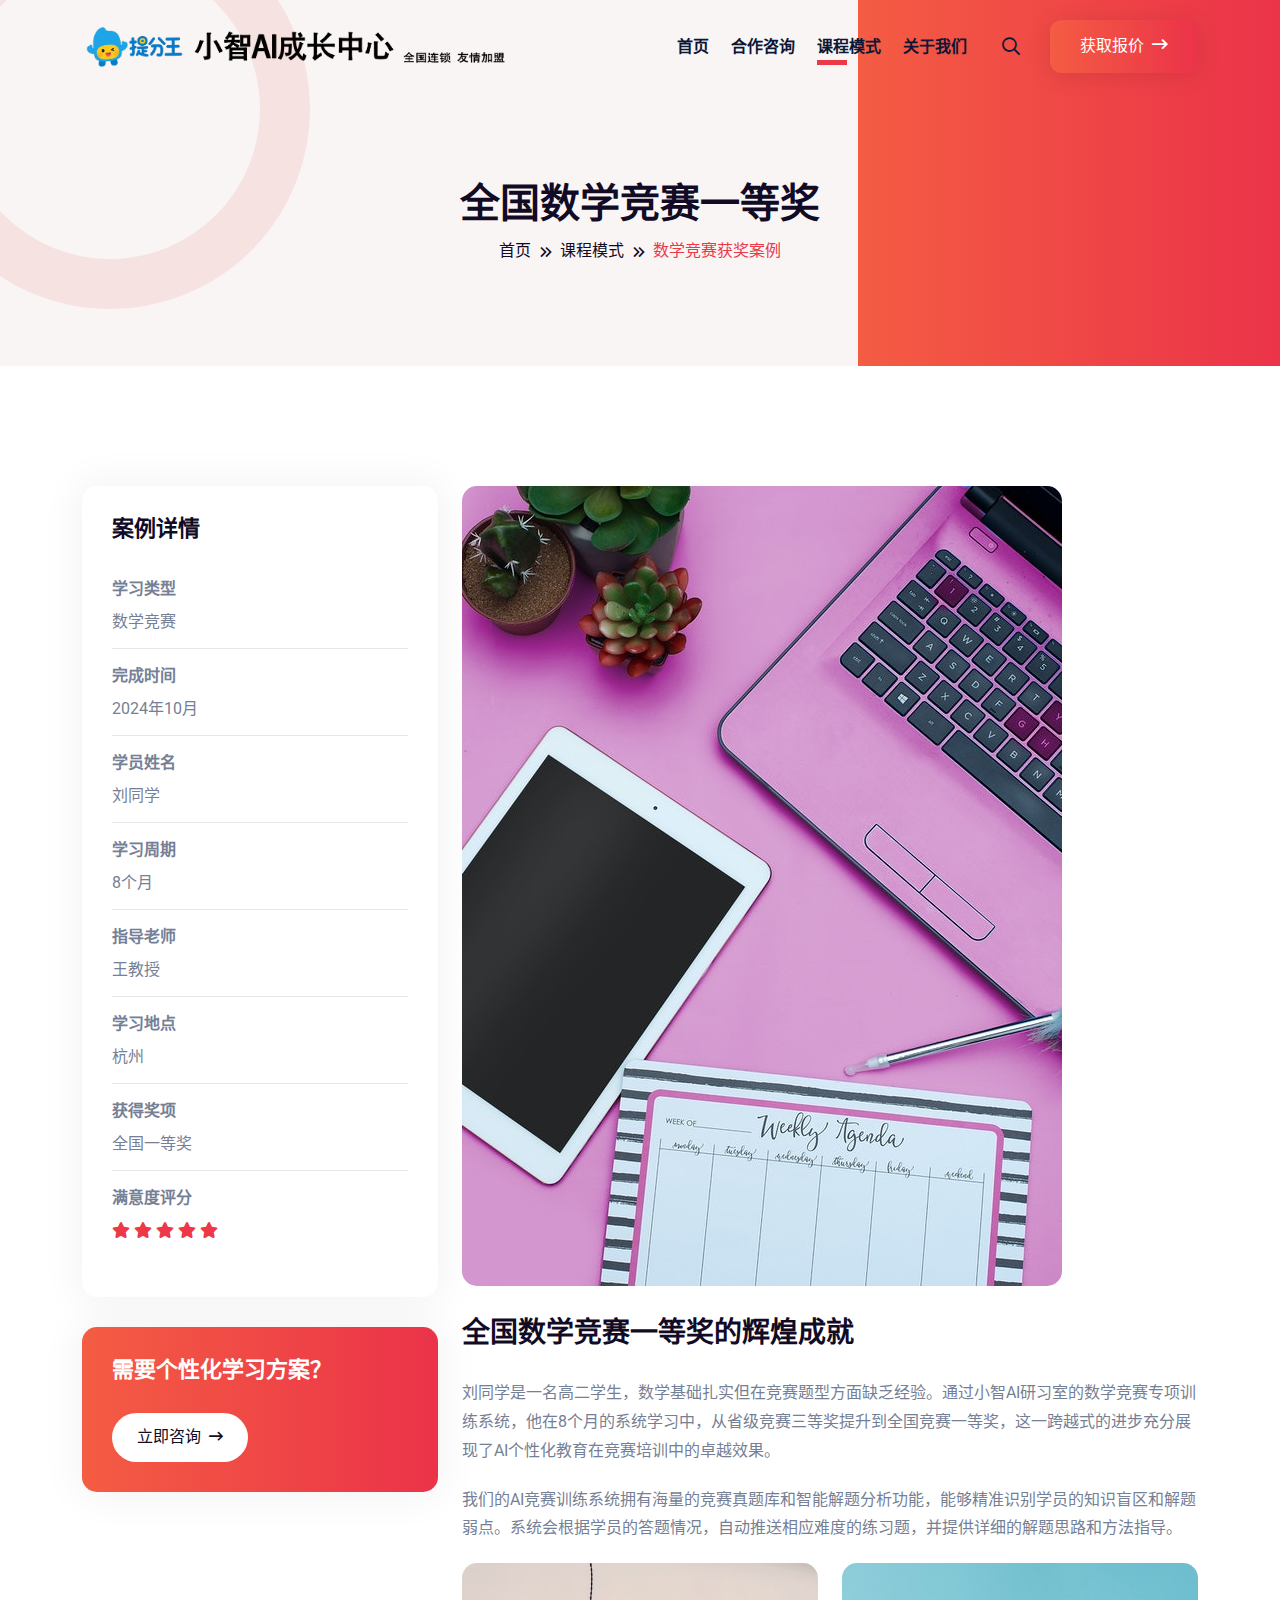
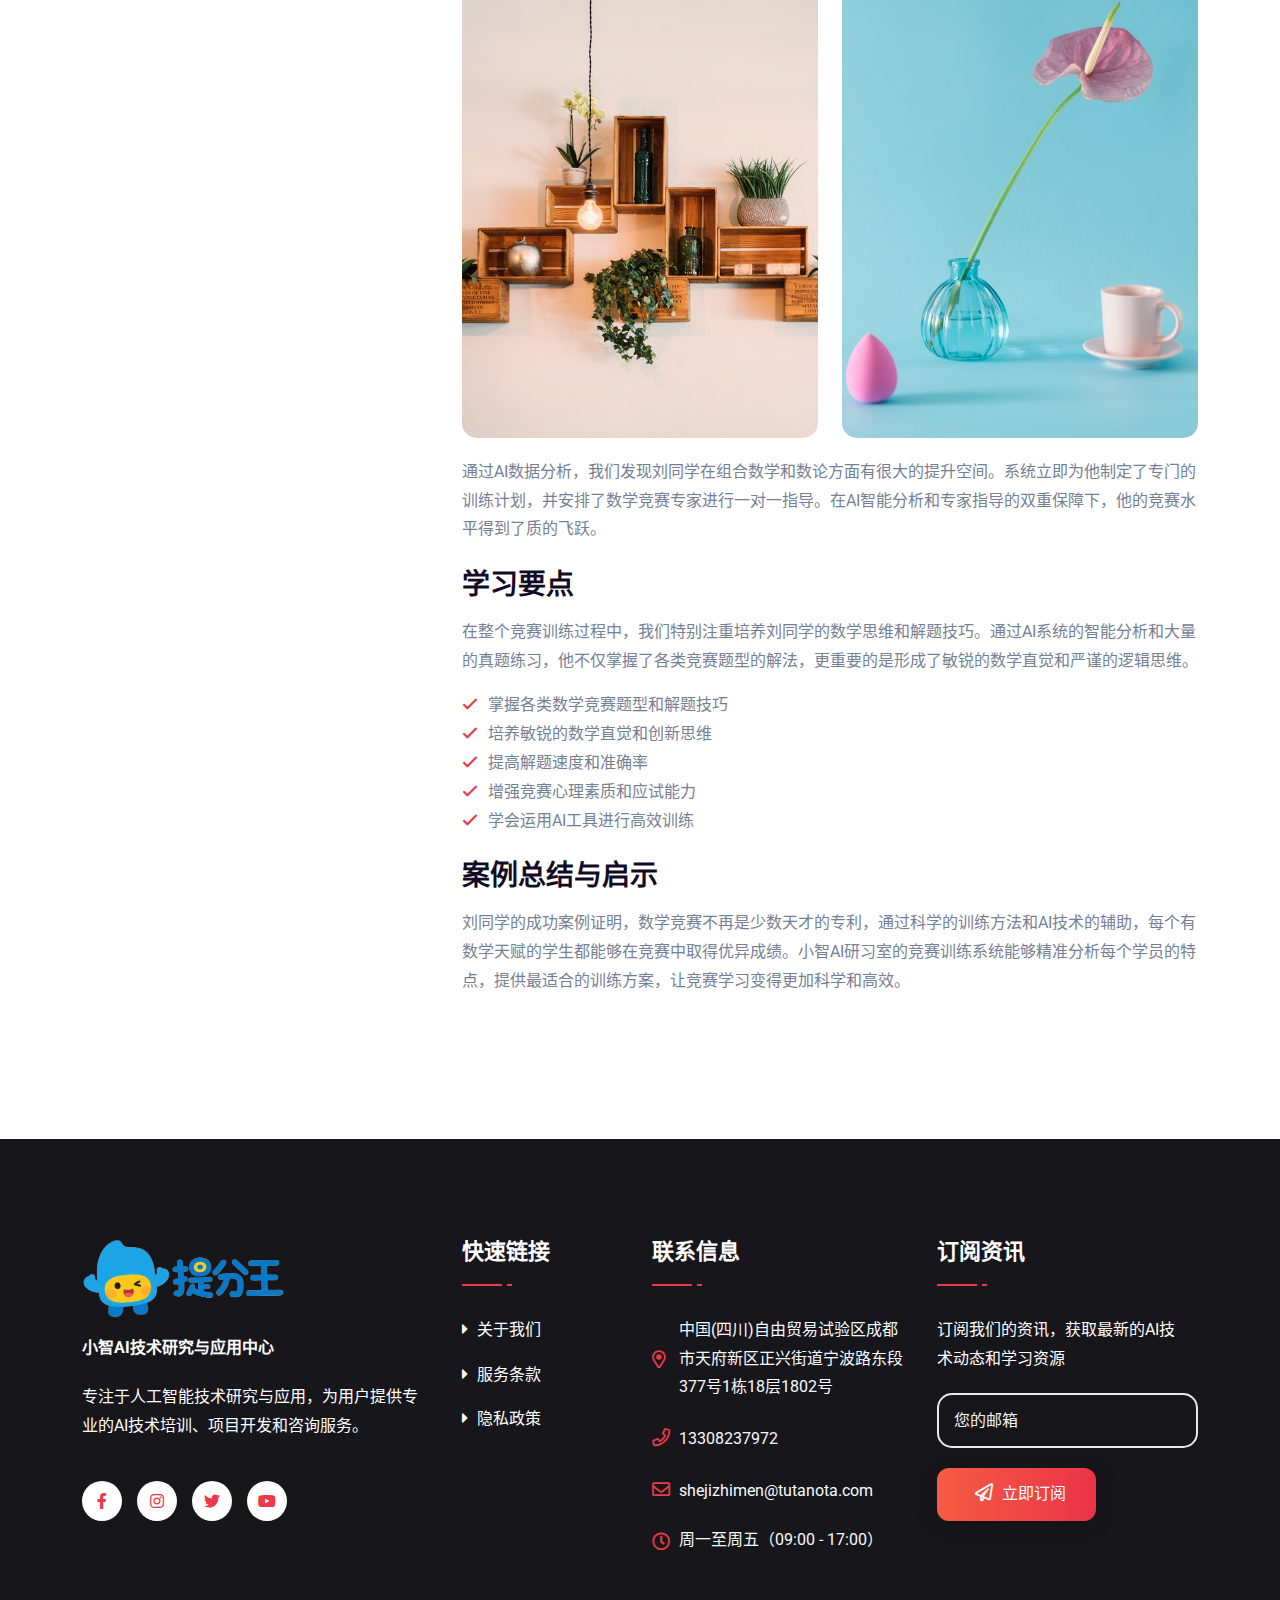
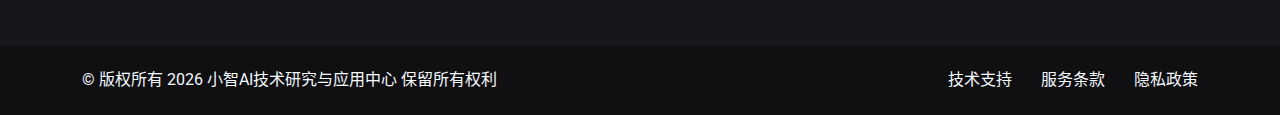
<file: project-single-4.html>
<!DOCTYPE html>
<html lang="zh-CN">

<head>
    <!-- meta tags -->
    <meta charset="UTF-8">
    <meta http-equiv="X-UA-Compatible" content="IE=edge">
    <meta name="viewport" content="width=device-width, initial-scale=1.0">
    <meta name="description" content="小智AI研习室数学竞赛辅导成功案例，全国数学竞赛一等奖获得者">
    <meta name="keywords" content="AI研习室,数学竞赛,一等奖,数学辅导,竞赛培训">

    <!-- title -->
    <title>小智AI研习室 - 全国数学竞赛一等奖</title>

    <!-- favicon -->
    <link rel="icon" type="image/x-icon" href="assets/img/logo/favicon.png">

    <!-- css -->
    <link rel="stylesheet" href="assets/css/bootstrap.min.css">
    <link rel="stylesheet" href="assets/css/all-fontawesome.min.css">
    <link rel="stylesheet" href="assets/css/icomoon.css">
    <link rel="stylesheet" href="assets/css/animate.min.css">
    <link rel="stylesheet" href="assets/css/magnific-popup.min.css">
    <link rel="stylesheet" href="assets/css/owl.carousel.min.css">
    <link rel="stylesheet" href="assets/css/style.css">

</head>

<body>

    <!-- preloader -->
    <div class="preloader">
        <div class="loader">
            <div class="loader-box-1"></div>
            <div class="loader-box-2"></div>
        </div>
    </div>
    <!-- preloader end -->


    <!-- header area -->
    <header class="header">

        <div class="main-navigation">
            <nav class="navbar navbar-expand-lg">
                <div class="container">
                    <a class="navbar-brand" href="index.html">
                        <img src="assets/img/logo/logo.png" alt="logo" style="height: 40px; width: auto; max-width: none;">
                    </a>
                    <div class="mobile-menu-right">
                        <a href="#" class="mobile-search-btn search-box-outer"><i class="far fa-search"></i></a>
                        <button class="navbar-toggler" type="button" data-bs-toggle="collapse"
                            data-bs-target="#main_nav" aria-expanded="false" aria-label="Toggle navigation">
                            <span class="navbar-toggler-icon"><i class="far fa-stream"></i></span>
                        </button>
                    </div>
                    <div class="collapse navbar-collapse" id="main_nav">
                        <ul class="navbar-nav ms-auto">
                            <li class="nav-item"><a class="nav-link" href="index.html">首页</a></li>
                            <li class="nav-item"><a class="nav-link" href="service.html">合作咨询</a></li>
                            <li class="nav-item"><a class="nav-link active" href="project.html">课程模式</a></li>
                            
                            <li class="nav-item"><a class="nav-link" href="contact.html">关于我们</a></li>
                        </ul>
                        <div class="header-nav-right">
                            <div class="header-nav-search">
                                <a href="#" class="search-box-outer"><i class="far fa-search"></i></a>
                            </div>
                            <div class="header-btn">
                                <a href="service.html" class="theme-btn">获取报价<i class="far fa-long-arrow-right"></i></a>
                            </div>

                        </div>
                    </div>
                </div>
            </nav>
        </div>
    </header>
    <!-- header area end -->


    <!-- popup search -->
    <div class="search-popup">
        <button class="close-search"><span class="far fa-times"></span></button>
        <form action="#">
            <div class="form-group">
                <input type="search" name="search-field" placeholder="在此搜索..." required>
                <button type="submit"><i class="far fa-search"></i></button>
            </div>
        </form>
    </div>
    <!-- popup search end -->




    <main class="main">

        <!-- breadcrumb -->
        <div class="site-breadcrumb">
            <div class="container">
                <h2 class="breadcrumb-title">全国数学竞赛一等奖</h2>
                <ul class="breadcrumb-menu">
                    <li><a href="index.html">首页</a></li>
                    <li><a href="project.html">课程模式</a></li>
                    <li class="active">数学竞赛获奖案例</li>
                </ul>
            </div>
        </div>
        <!-- breadcrumb end -->


        <!-- case-single-area -->
        <div class="case-single-area py-120">
            <div class="container">
                <div class="case-single-wrapper">
                    <div class="row">
                        <div class="col-xl-4 col-lg-4">
                            <div class="case-sidebar">
                                <div class="widget case-sidebar-content">
                                    <h4 class="case-sidebar-title">案例详情</h4>
                                    <ul>
                                        <li>
                                            学习类型 <span>数学竞赛</span>
                                        </li>
                                        <li>
                                            完成时间 <span>2024年10月</span>
                                        </li>
                                        <li>
                                            学员姓名 <span>刘同学</span>
                                        </li>
                                        <li>
                                            学习周期 <span>8个月</span>
                                        </li>
                                        <li>
                                            指导老师 <span>王教授</span>
                                        </li>
                                        <li>
                                            学习地点 <span>杭州</span>
                                        </li>
                                        <li>
                                            获得奖项 <span>全国一等奖</span>
                                        </li>
                                        <li>
                                            满意度评分
                                            <div class="rating">
                                                <a href="#"><i class="fas fa-star"></i></a>
                                                <a href="#"><i class="fas fa-star"></i></a>
                                                <a href="#"><i class="fas fa-star"></i></a>
                                                <a href="#"><i class="fas fa-star"></i></a>
                                                <a href="#"><i class="fas fa-star"></i></a>
                                            </div>
                                        </li>
                                    </ul>
                                </div>
                                <div class="widget case-new-project">
                                    <h4>需要个性化学习方案？</h4>
                                    <a href="contact.html" class="new-project-btn">立即咨询<i
                                            class="far fa-long-arrow-right"></i></a>
                                </div>
                            </div>
                        </div>
                        <div class="col-xl-8 col-lg-8">
                            <div class="case-details">
                                <div class="case-details-img mb-30">
                                    <img src="assets/img/case/04.jpg" alt="数学竞赛获奖案例">
                                </div>
                                <div class="case-details">
                                    <h3 class="mb-30">全国数学竞赛一等奖的辉煌成就</h3>
                                    <p class="mb-20">
                                        刘同学是一名高二学生，数学基础扎实但在竞赛题型方面缺乏经验。通过小智AI研习室的数学竞赛专项训练系统，他在8个月的系统学习中，从省级竞赛三等奖提升到全国竞赛一等奖，这一跨越式的进步充分展现了AI个性化教育在竞赛培训中的卓越效果。
                                    </p>
                                    <p class="mb-20">
                                        我们的AI竞赛训练系统拥有海量的竞赛真题库和智能解题分析功能，能够精准识别学员的知识盲区和解题弱点。系统会根据学员的答题情况，自动推送相应难度的练习题，并提供详细的解题思路和方法指导。
                                    </p>

                                    <div class="row">
                                        <div class="col-md-6 mb-20">
                                            <img src="assets/img/case/01.jpg" alt="竞赛训练过程">
                                        </div>
                                        <div class="col-md-6 mb-20">
                                            <img src="assets/img/case/02.jpg" alt="获奖证书展示">
                                        </div>
                                    </div>
                                    <p class="mb-20">
                                        通过AI数据分析，我们发现刘同学在组合数学和数论方面有很大的提升空间。系统立即为他制定了专门的训练计划，并安排了数学竞赛专家进行一对一指导。在AI智能分析和专家指导的双重保障下，他的竞赛水平得到了质的飞跃。
                                    </p>
                                    <div class="my-4">
                                        <div class="mb-3">
                                            <h3 class="mb-3">学习要点</h3>
                                            <p>在整个竞赛训练过程中，我们特别注重培养刘同学的数学思维和解题技巧。通过AI系统的智能分析和大量的真题练习，他不仅掌握了各类竞赛题型的解法，更重要的是形成了敏锐的数学直觉和严谨的逻辑思维。</p>
                                        </div>
                                        <ul class="case-single-list">
                                            <li><i class="far fa-check"></i>掌握各类数学竞赛题型和解题技巧</li>
                                            <li><i class="far fa-check"></i>培养敏锐的数学直觉和创新思维</li>
                                            <li><i class="far fa-check"></i>提高解题速度和准确率</li>
                                            <li><i class="far fa-check"></i>增强竞赛心理素质和应试能力</li>
                                            <li><i class="far fa-check"></i>学会运用AI工具进行高效训练</li>
                                        </ul>
                                    </div>
                                    <div class="my-4">
                                        <h3 class="mb-3">案例总结与启示</h3>
                                        <p>刘同学的成功案例证明，数学竞赛不再是少数天才的专利，通过科学的训练方法和AI技术的辅助，每个有数学天赋的学生都能够在竞赛中取得优异成绩。小智AI研习室的竞赛训练系统能够精准分析每个学员的特点，提供最适合的训练方案，让竞赛学习变得更加科学和高效。
                                        </p>
                                    </div>
                                </div>
                            </div>
                        </div>
                    </div>
                </div>
            </div>
        </div>
        <!-- case-single-area end -->


    </main>




    <!-- footer area -->
    <footer class="footer-area">
        <div class="footer-widget">
            <div class="container">
                <div class="row footer-widget-wrapper pt-100 pb-70">
                    <div class="col-md-6 col-lg-4">
                        <div class="footer-widget-box about-us">
                            <a href="#" class="footer-logo">
                                <img src="assets/img/logo/logo-down.png" alt="" style="height: 80px; width: auto;">
                            </a>
                            <p class="mb-20" style="color: #ffffff; font-weight: bold;">
                                小智AI技术研究与应用中心
                            </p>
                            <p class="mb-20">
                                专注于人工智能技术研究与应用，为用户提供专业的AI技术培训、项目开发和咨询服务。
                            </p>
                            <ul class="footer-social">
                                <li><a href="#"><i class="fab fa-facebook-f"></i></a></li>
                                <li><a href="#"><i class="fab fa-instagram"></i></a></li>
                                <li><a href="#"><i class="fab fa-twitter"></i></a></li>
                                <li><a href="#"><i class="fab fa-youtube"></i></a></li>
                            </ul>
                        </div>
                    </div>
                    <div class="col-md-6 col-lg-2">
                        <div class="footer-widget-box list">
                            <h4 class="footer-widget-title">快速链接</h4>
                            <ul class="footer-list">
                                <li><a href="contact.html"><i class="fas fa-caret-right"></i> 关于我们</a></li>
                                <li><a href="terms.html"><i class="fas fa-caret-right"></i> 服务条款</a></li>
                                <li><a href="privacy.html"><i class="fas fa-caret-right"></i> 隐私政策</a></li>
                            </ul>
                        </div>
                    </div>
                    <div class="col-md-6 col-lg-3">
                        <div class="footer-widget-box">
                            <h4 class="footer-widget-title">联系信息</h4>
                            <ul class="footer-contact">
                                <li><i class="far fa-map-marker-alt"></i>中国(四川)自由贸易试验区成都市天府新区正兴街道宁波路东段377号1栋18层1802号</li>
                                <li><a href="tel:+8613308237972"><i class="far fa-phone"></i>13308237972</a></li>
                                <li><a href="mailto:shejizhimen@tutanota.com"><i class="far fa-envelope"></i>shejizhimen@tutanota.com</a></li>
                                <li><i class="far fa-clock"></i>周一至周五（09:00 - 17:00）</li>
                            </ul>
                        </div>
                    </div>
                    <div class="col-md-6 col-lg-3">
                        <div class="footer-widget-box list">
                            <h4 class="footer-widget-title">订阅资讯</h4>
                            <div class="footer-newsletter">
                                <p>订阅我们的资讯，获取最新的AI技术动态和学习资源</p>
                                <div class="subscribe-form">
                                    <form action="#">
                                        <input type="email" class="form-control" placeholder="您的邮箱">
                                        <button class="theme-btn" type="submit">
                                            <i class="far fa-paper-plane"></i> 立即订阅
                                        </button>
                                    </form>
                                </div>
                            </div>
                        </div>
                    </div>
                </div>
            </div>
        </div>
        <div class="copyright">
            <div class="container">
                <div class="row">
                    <div class="col-lg-6 align-self-center">
                        <p class="copyright-text">
                            &copy; 版权所有 <span id="date"></span> 小智AI技术研究与应用中心 保留所有权利
                        </p>
                    </div>
                    <div class="col-lg-6 align-self-center">
                        <ul class="footer-menu">
                            <li><a href="contact.html">技术支持</a></li>
                            <li><a href="#">服务条款</a></li>
                            <li><a href="#">隐私政策</a></li>
                        </ul>
                    </div>
                </div>
            </div>
        </div>
    </footer>
    <!-- footer area end -->




    <!-- scroll-top -->
    <a href="#" id="scroll-top"><i class="far fa-long-arrow-up"></i></a>
    <!-- scroll-top end -->


    <!-- js -->
    <script src="assets/js/jquery-3.6.0.min.js"></script>
    <script src="assets/js/modernizr.min.js"></script>
    <script src="assets/js/bootstrap.bundle.min.js"></script>
    <script src="assets/js/imagesloaded.pkgd.min.js"></script>
    <script src="assets/js/jquery.magnific-popup.min.js"></script>
    <script src="assets/js/isotope.pkgd.min.js"></script>
    <script src="assets/js/jquery.appear.min.js"></script>
    <script src="assets/js/jquery.easing.min.js"></script>
    <script src="assets/js/owl.carousel.min.js"></script>
    <script src="assets/js/counter-up.js"></script>
    <script src="assets/js/wow.min.js"></script>
    <script src="assets/js/main.js"></script>

</body>

</html>
</file>
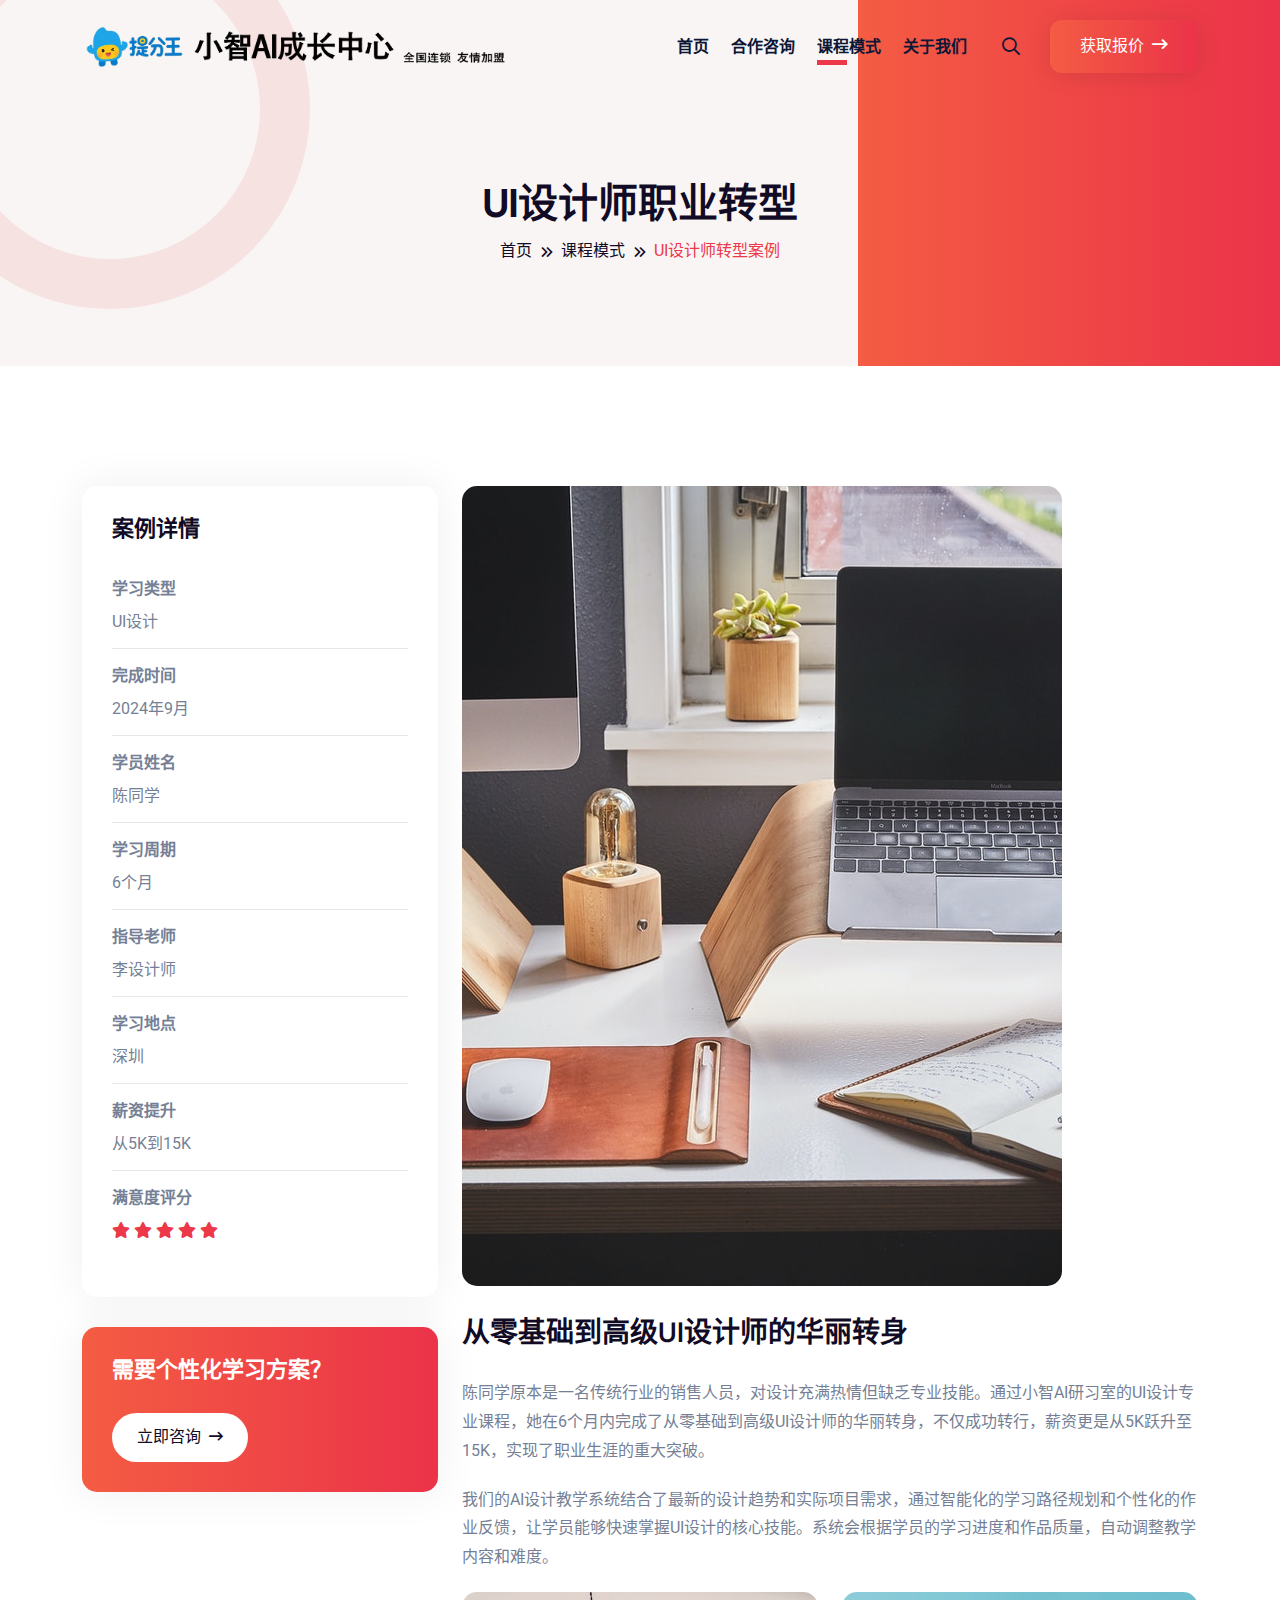
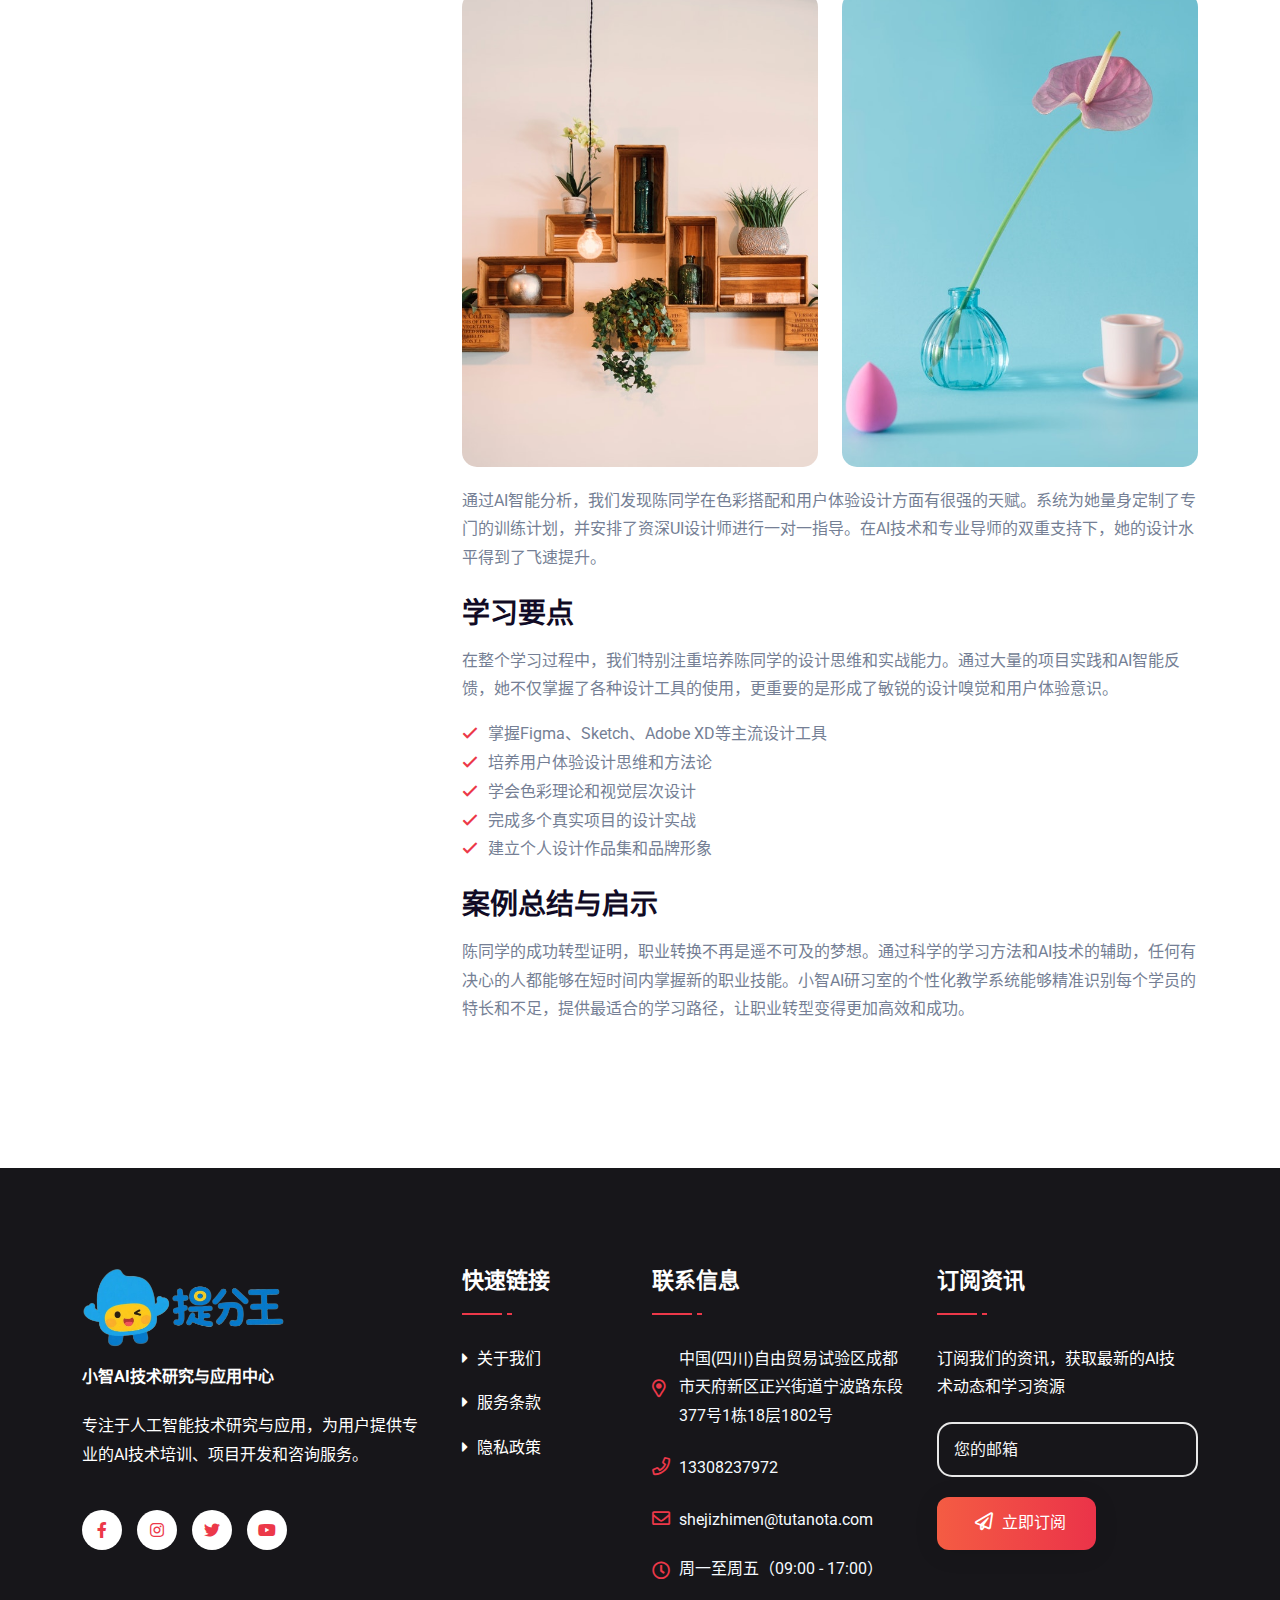
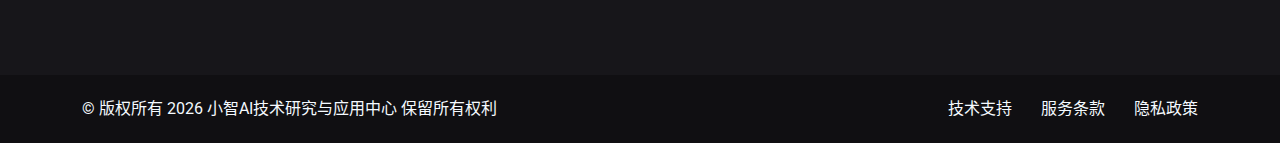
<file: project-single-5.html>
<!DOCTYPE html>
<html lang="zh-CN">

<head>
    <!-- meta tags -->
    <meta charset="UTF-8">
    <meta http-equiv="X-UA-Compatible" content="IE=edge">
    <meta name="viewport" content="width=device-width, initial-scale=1.0">
    <meta name="description" content="小智AI研习室UI设计师职业转型成功案例，从零基础到高级设计师">
    <meta name="keywords" content="AI研习室,UI设计,职业转型,设计师培训,技能提升">

    <!-- title -->
    <title>小智AI研习室 - UI设计师职业转型</title>

    <!-- favicon -->
    <link rel="icon" type="image/x-icon" href="assets/img/logo/favicon.png">

    <!-- css -->
    <link rel="stylesheet" href="assets/css/bootstrap.min.css">
    <link rel="stylesheet" href="assets/css/all-fontawesome.min.css">
    <link rel="stylesheet" href="assets/css/icomoon.css">
    <link rel="stylesheet" href="assets/css/animate.min.css">
    <link rel="stylesheet" href="assets/css/magnific-popup.min.css">
    <link rel="stylesheet" href="assets/css/owl.carousel.min.css">
    <link rel="stylesheet" href="assets/css/style.css">

</head>

<body>

    <!-- preloader -->
    <div class="preloader">
        <div class="loader">
            <div class="loader-box-1"></div>
            <div class="loader-box-2"></div>
        </div>
    </div>
    <!-- preloader end -->


    <!-- header area -->
    <header class="header">

        <div class="main-navigation">
            <nav class="navbar navbar-expand-lg">
                <div class="container">
                    <a class="navbar-brand" href="index.html">
                        <img src="assets/img/logo/logo.png" alt="logo" style="height: 40px; width: auto; max-width: none;">
                    </a>
                    <div class="mobile-menu-right">
                        <a href="#" class="mobile-search-btn search-box-outer"><i class="far fa-search"></i></a>
                        <button class="navbar-toggler" type="button" data-bs-toggle="collapse"
                            data-bs-target="#main_nav" aria-expanded="false" aria-label="Toggle navigation">
                            <span class="navbar-toggler-icon"><i class="far fa-stream"></i></span>
                        </button>
                    </div>
                    <div class="collapse navbar-collapse" id="main_nav">
                        <ul class="navbar-nav ms-auto">
                            <li class="nav-item"><a class="nav-link" href="index.html">首页</a></li>
                            <li class="nav-item"><a class="nav-link" href="service.html">合作咨询</a></li>
                            <li class="nav-item"><a class="nav-link active" href="project.html">课程模式</a></li>
                            
                            <li class="nav-item"><a class="nav-link" href="contact.html">关于我们</a></li>
                        </ul>
                        <div class="header-nav-right">
                            <div class="header-nav-search">
                                <a href="#" class="search-box-outer"><i class="far fa-search"></i></a>
                            </div>
                            <div class="header-btn">
                                <a href="service.html" class="theme-btn">获取报价<i class="far fa-long-arrow-right"></i></a>
                            </div>

                        </div>
                    </div>
                </div>
            </nav>
        </div>
    </header>
    <!-- header area end -->


    <!-- popup search -->
    <div class="search-popup">
        <button class="close-search"><span class="far fa-times"></span></button>
        <form action="#">
            <div class="form-group">
                <input type="search" name="search-field" placeholder="在此搜索..." required>
                <button type="submit"><i class="far fa-search"></i></button>
            </div>
        </form>
    </div>
    <!-- popup search end -->




    <main class="main">

        <!-- breadcrumb -->
        <div class="site-breadcrumb">
            <div class="container">
                <h2 class="breadcrumb-title">UI设计师职业转型</h2>
                <ul class="breadcrumb-menu">
                    <li><a href="index.html">首页</a></li>
                    <li><a href="project.html">课程模式</a></li>
                    <li class="active">UI设计师转型案例</li>
                </ul>
            </div>
        </div>
        <!-- breadcrumb end -->


        <!-- case-single-area -->
        <div class="case-single-area py-120">
            <div class="container">
                <div class="case-single-wrapper">
                    <div class="row">
                        <div class="col-xl-4 col-lg-4">
                            <div class="case-sidebar">
                                <div class="widget case-sidebar-content">
                                    <h4 class="case-sidebar-title">案例详情</h4>
                                    <ul>
                                        <li>
                                            学习类型 <span>UI设计</span>
                                        </li>
                                        <li>
                                            完成时间 <span>2024年9月</span>
                                        </li>
                                        <li>
                                            学员姓名 <span>陈同学</span>
                                        </li>
                                        <li>
                                            学习周期 <span>6个月</span>
                                        </li>
                                        <li>
                                            指导老师 <span>李设计师</span>
                                        </li>
                                        <li>
                                            学习地点 <span>深圳</span>
                                        </li>
                                        <li>
                                            薪资提升 <span>从5K到15K</span>
                                        </li>
                                        <li>
                                            满意度评分
                                            <div class="rating">
                                                <a href="#"><i class="fas fa-star"></i></a>
                                                <a href="#"><i class="fas fa-star"></i></a>
                                                <a href="#"><i class="fas fa-star"></i></a>
                                                <a href="#"><i class="fas fa-star"></i></a>
                                                <a href="#"><i class="fas fa-star"></i></a>
                                            </div>
                                        </li>
                                    </ul>
                                </div>
                                <div class="widget case-new-project">
                                    <h4>需要个性化学习方案？</h4>
                                    <a href="contact.html" class="new-project-btn">立即咨询<i
                                            class="far fa-long-arrow-right"></i></a>
                                </div>
                            </div>
                        </div>
                        <div class="col-xl-8 col-lg-8">
                            <div class="case-details">
                                <div class="case-details-img mb-30">
                                    <img src="assets/img/case/05.jpg" alt="UI设计师转型案例">
                                </div>
                                <div class="case-details">
                                    <h3 class="mb-30">从零基础到高级UI设计师的华丽转身</h3>
                                    <p class="mb-20">
                                        陈同学原本是一名传统行业的销售人员，对设计充满热情但缺乏专业技能。通过小智AI研习室的UI设计专业课程，她在6个月内完成了从零基础到高级UI设计师的华丽转身，不仅成功转行，薪资更是从5K跃升至15K，实现了职业生涯的重大突破。
                                    </p>
                                    <p class="mb-20">
                                        我们的AI设计教学系统结合了最新的设计趋势和实际项目需求，通过智能化的学习路径规划和个性化的作业反馈，让学员能够快速掌握UI设计的核心技能。系统会根据学员的学习进度和作品质量，自动调整教学内容和难度。
                                    </p>

                                    <div class="row">
                                        <div class="col-md-6 mb-20">
                                            <img src="assets/img/case/01.jpg" alt="设计作品展示">
                                        </div>
                                        <div class="col-md-6 mb-20">
                                            <img src="assets/img/case/02.jpg" alt="学习过程记录">
                                        </div>
                                    </div>
                                    <p class="mb-20">
                                        通过AI智能分析，我们发现陈同学在色彩搭配和用户体验设计方面有很强的天赋。系统为她量身定制了专门的训练计划，并安排了资深UI设计师进行一对一指导。在AI技术和专业导师的双重支持下，她的设计水平得到了飞速提升。
                                    </p>
                                    <div class="my-4">
                                        <div class="mb-3">
                                            <h3 class="mb-3">学习要点</h3>
                                            <p>在整个学习过程中，我们特别注重培养陈同学的设计思维和实战能力。通过大量的项目实践和AI智能反馈，她不仅掌握了各种设计工具的使用，更重要的是形成了敏锐的设计嗅觉和用户体验意识。</p>
                                        </div>
                                        <ul class="case-single-list">
                                            <li><i class="far fa-check"></i>掌握Figma、Sketch、Adobe XD等主流设计工具</li>
                                            <li><i class="far fa-check"></i>培养用户体验设计思维和方法论</li>
                                            <li><i class="far fa-check"></i>学会色彩理论和视觉层次设计</li>
                                            <li><i class="far fa-check"></i>完成多个真实项目的设计实战</li>
                                            <li><i class="far fa-check"></i>建立个人设计作品集和品牌形象</li>
                                        </ul>
                                    </div>
                                    <div class="my-4">
                                        <h3 class="mb-3">案例总结与启示</h3>
                                        <p>陈同学的成功转型证明，职业转换不再是遥不可及的梦想。通过科学的学习方法和AI技术的辅助，任何有决心的人都能够在短时间内掌握新的职业技能。小智AI研习室的个性化教学系统能够精准识别每个学员的特长和不足，提供最适合的学习路径，让职业转型变得更加高效和成功。
                                        </p>
                                    </div>
                                </div>
                            </div>
                        </div>
                    </div>
                </div>
            </div>
        </div>
        <!-- case-single-area end -->


    </main>




    <!-- footer area -->
    <footer class="footer-area">
        <div class="footer-widget">
            <div class="container">
                <div class="row footer-widget-wrapper pt-100 pb-70">
                    <div class="col-md-6 col-lg-4">
                        <div class="footer-widget-box about-us">
                            <a href="#" class="footer-logo">
                                <img src="assets/img/logo/logo-down.png" alt="" style="height: 80px; width: auto;">
                            </a>
                            <p class="mb-20" style="color: #ffffff; font-weight: bold;">
                                小智AI技术研究与应用中心
                            </p>
                            <p class="mb-20">
                                专注于人工智能技术研究与应用，为用户提供专业的AI技术培训、项目开发和咨询服务。
                            </p>
                            <ul class="footer-social">
                                <li><a href="#"><i class="fab fa-facebook-f"></i></a></li>
                                <li><a href="#"><i class="fab fa-instagram"></i></a></li>
                                <li><a href="#"><i class="fab fa-twitter"></i></a></li>
                                <li><a href="#"><i class="fab fa-youtube"></i></a></li>
                            </ul>
                        </div>
                    </div>
                    <div class="col-md-6 col-lg-2">
                        <div class="footer-widget-box list">
                            <h4 class="footer-widget-title">快速链接</h4>
                            <ul class="footer-list">
                                <li><a href="contact.html"><i class="fas fa-caret-right"></i> 关于我们</a></li>
                                <li><a href="terms.html"><i class="fas fa-caret-right"></i> 服务条款</a></li>
                                <li><a href="privacy.html"><i class="fas fa-caret-right"></i> 隐私政策</a></li>
                            </ul>
                        </div>
                    </div>
                    <div class="col-md-6 col-lg-3">
                        <div class="footer-widget-box">
                            <h4 class="footer-widget-title">联系信息</h4>
                            <ul class="footer-contact">
                                <li><i class="far fa-map-marker-alt"></i>中国(四川)自由贸易试验区成都市天府新区正兴街道宁波路东段377号1栋18层1802号</li>
                                <li><a href="tel:+8613308237972"><i class="far fa-phone"></i>13308237972</a></li>
                                <li><a href="mailto:shejizhimen@tutanota.com"><i class="far fa-envelope"></i>shejizhimen@tutanota.com</a></li>
                                <li><i class="far fa-clock"></i>周一至周五（09:00 - 17:00）</li>
                            </ul>
                        </div>
                    </div>
                    <div class="col-md-6 col-lg-3">
                        <div class="footer-widget-box list">
                            <h4 class="footer-widget-title">订阅资讯</h4>
                            <div class="footer-newsletter">
                                <p>订阅我们的资讯，获取最新的AI技术动态和学习资源</p>
                                <div class="subscribe-form">
                                    <form action="#">
                                        <input type="email" class="form-control" placeholder="您的邮箱">
                                        <button class="theme-btn" type="submit">
                                            <i class="far fa-paper-plane"></i> 立即订阅
                                        </button>
                                    </form>
                                </div>
                            </div>
                        </div>
                    </div>
                </div>
            </div>
        </div>
        <div class="copyright">
            <div class="container">
                <div class="row">
                    <div class="col-lg-6 align-self-center">
                        <p class="copyright-text">
                            &copy; 版权所有 <span id="date"></span> 小智AI技术研究与应用中心 保留所有权利
                        </p>
                    </div>
                    <div class="col-lg-6 align-self-center">
                        <ul class="footer-menu">
                            <li><a href="contact.html">技术支持</a></li>
                            <li><a href="#">服务条款</a></li>
                            <li><a href="#">隐私政策</a></li>
                        </ul>
                    </div>
                </div>
            </div>
        </div>
    </footer>
    <!-- footer area end -->




    <!-- scroll-top -->
    <a href="#" id="scroll-top"><i class="far fa-long-arrow-up"></i></a>
    <!-- scroll-top end -->


    <!-- js -->
    <script src="assets/js/jquery-3.6.0.min.js"></script>
    <script src="assets/js/modernizr.min.js"></script>
    <script src="assets/js/bootstrap.bundle.min.js"></script>
    <script src="assets/js/imagesloaded.pkgd.min.js"></script>
    <script src="assets/js/jquery.magnific-popup.min.js"></script>
    <script src="assets/js/isotope.pkgd.min.js"></script>
    <script src="assets/js/jquery.appear.min.js"></script>
    <script src="assets/js/jquery.easing.min.js"></script>
    <script src="assets/js/owl.carousel.min.js"></script>
    <script src="assets/js/counter-up.js"></script>
    <script src="assets/js/wow.min.js"></script>
    <script src="assets/js/main.js"></script>

</body>

</html>
</file>
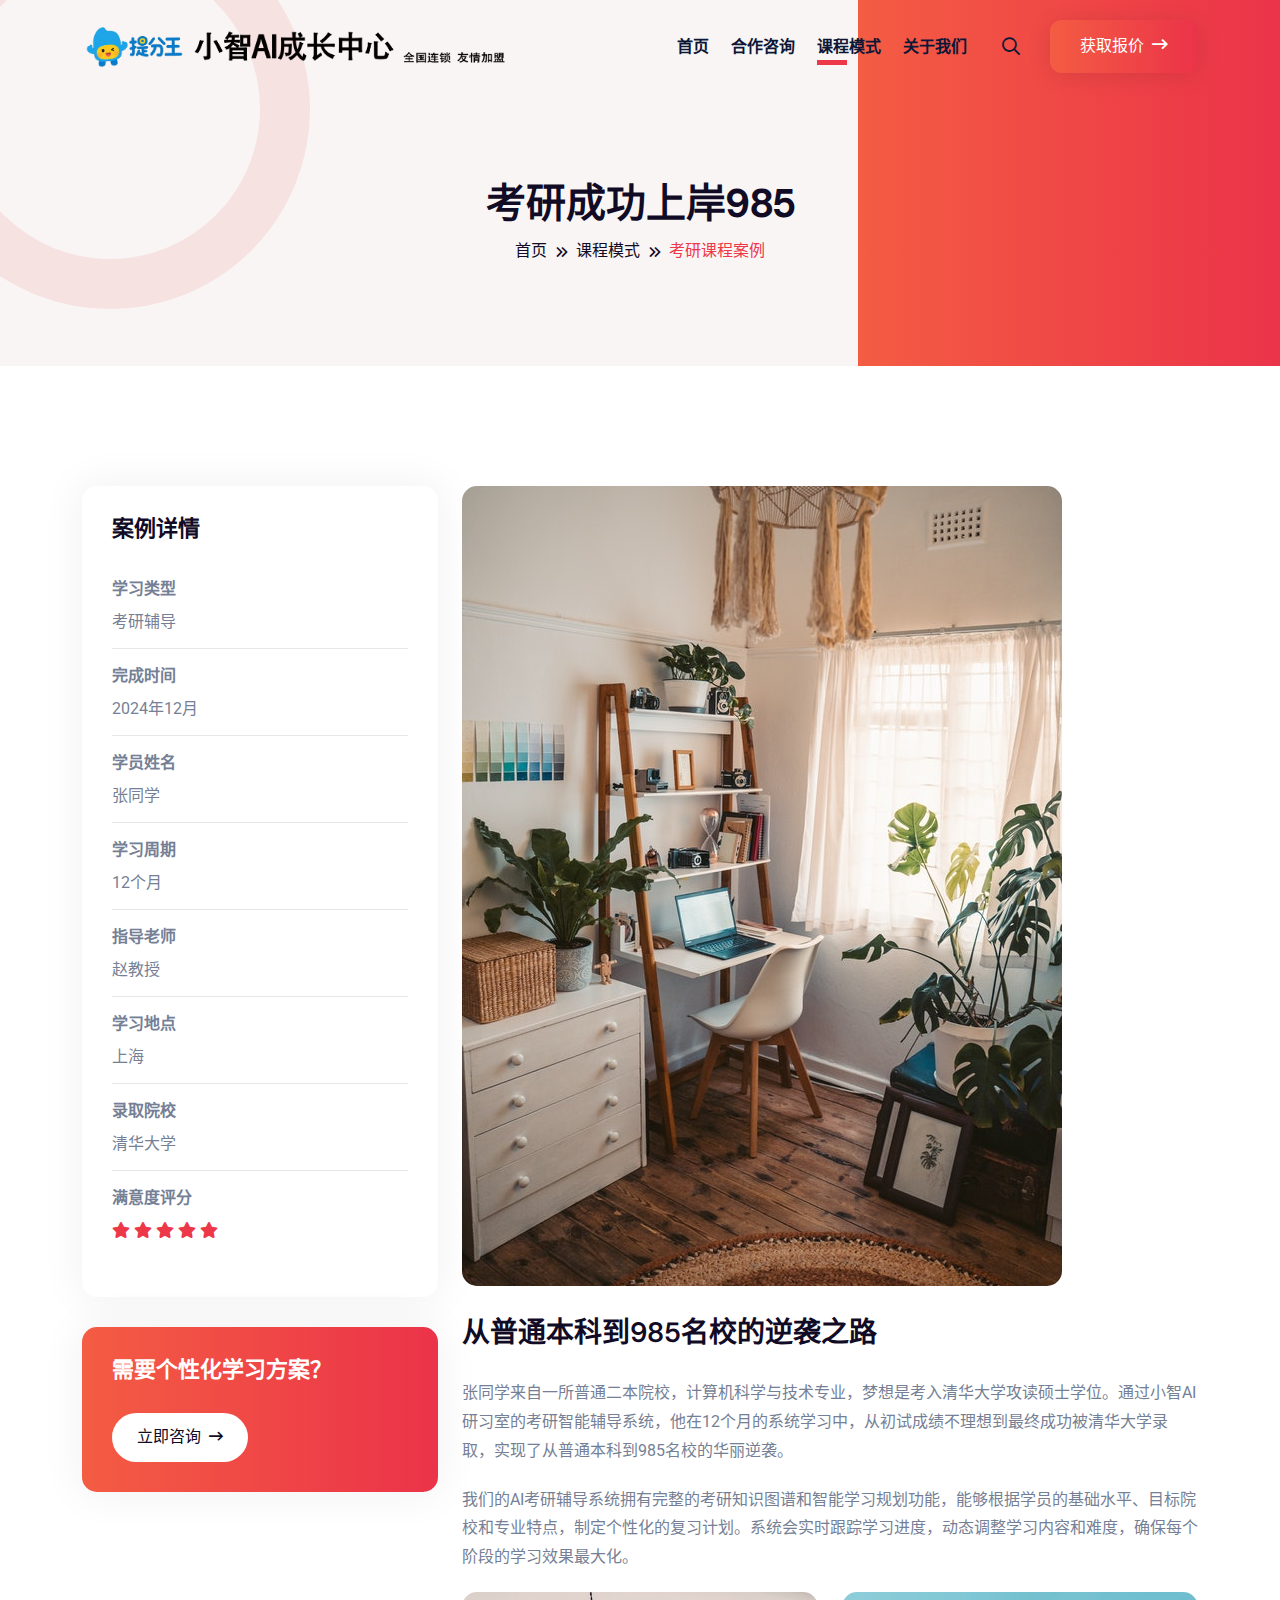
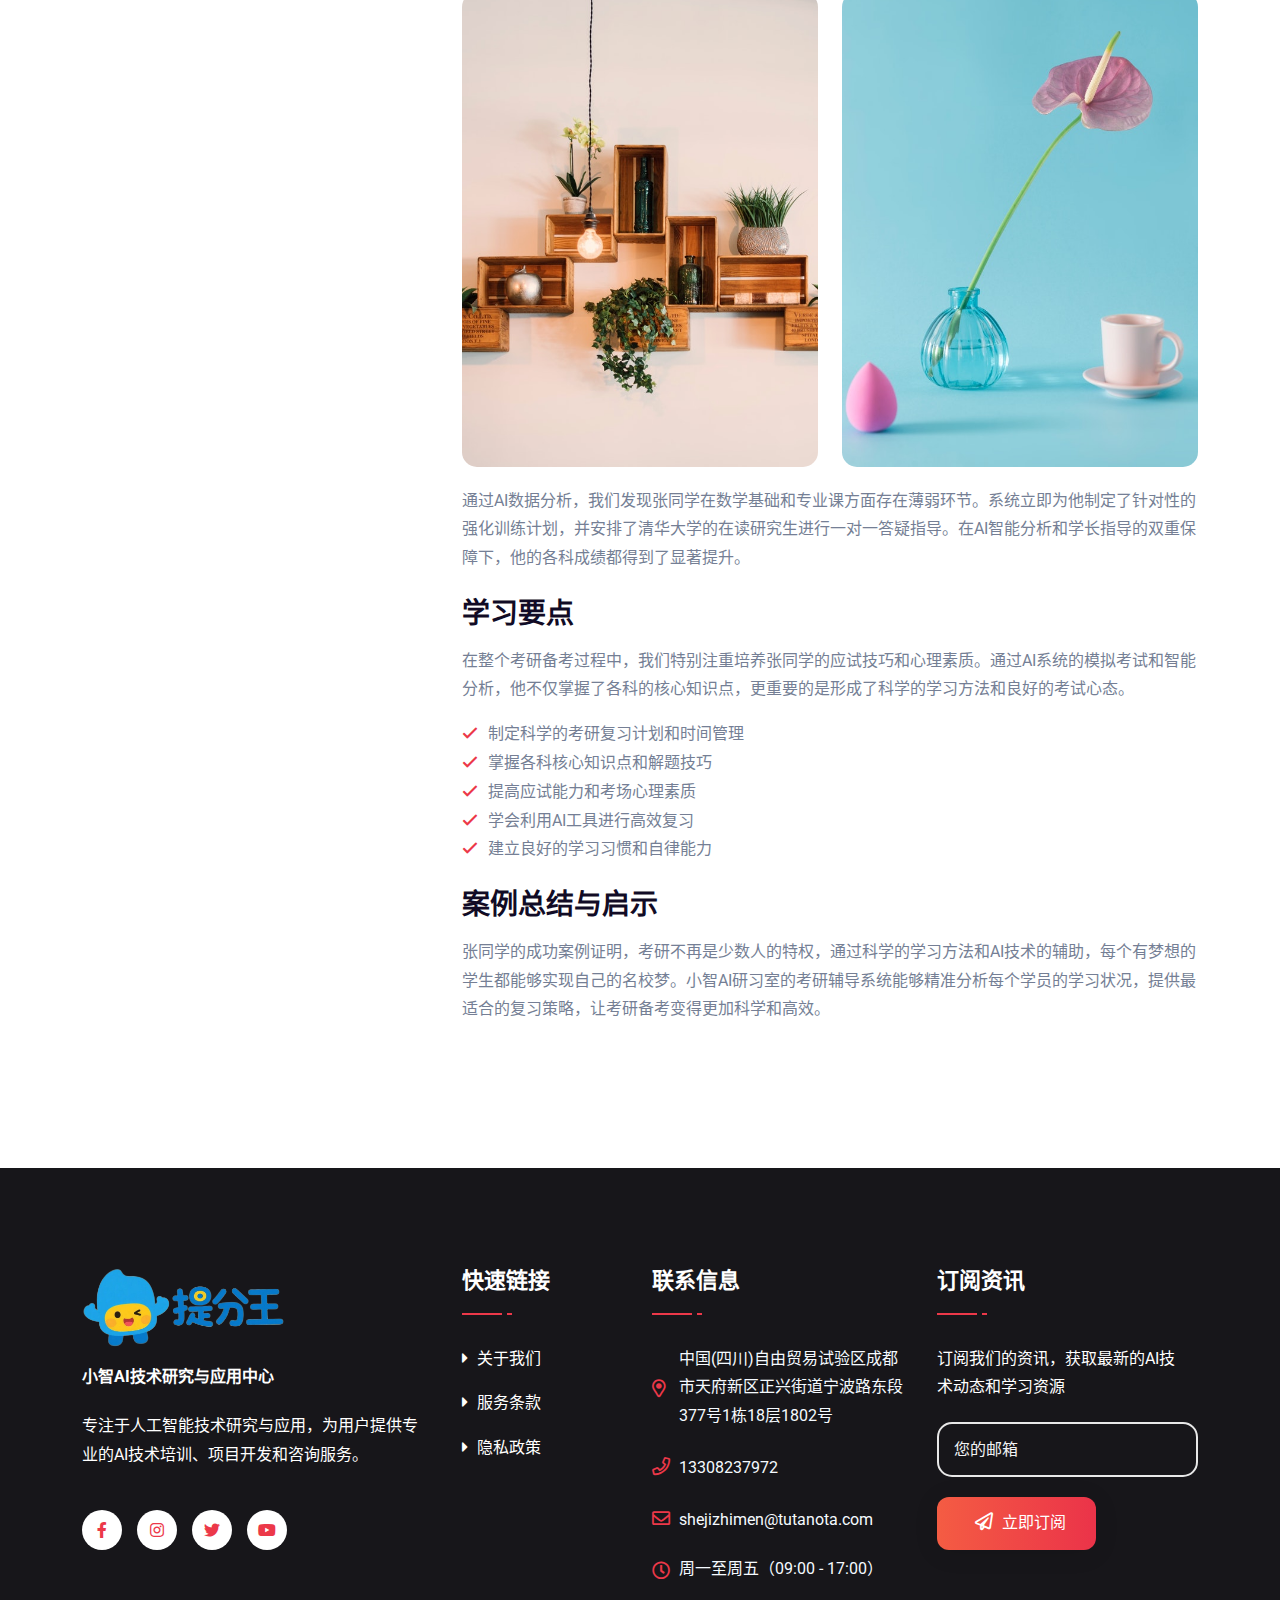
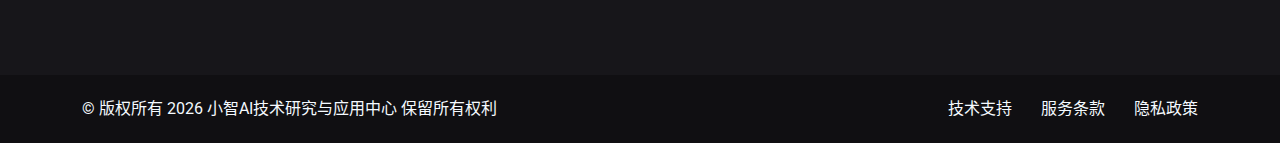
<file: project-single-6.html>
<!DOCTYPE html>
<html lang="zh-CN">

<head>
    <!-- meta tags -->
    <meta charset="UTF-8">
    <meta http-equiv="X-UA-Compatible" content="IE=edge">
    <meta name="viewport" content="width=device-width, initial-scale=1.0">
    <meta name="description" content="小智AI研习室考研辅导成功案例，985高校成功上岸">
    <meta name="keywords" content="AI研习室,考研辅导,985高校,考研成功,研究生入学">

    <!-- title -->
    <title>小智AI研习室 - 考研成功上岸985</title>

    <!-- favicon -->
    <link rel="icon" type="image/x-icon" href="assets/img/logo/favicon.png">

    <!-- css -->
    <link rel="stylesheet" href="assets/css/bootstrap.min.css">
    <link rel="stylesheet" href="assets/css/all-fontawesome.min.css">
    <link rel="stylesheet" href="assets/css/icomoon.css">
    <link rel="stylesheet" href="assets/css/animate.min.css">
    <link rel="stylesheet" href="assets/css/magnific-popup.min.css">
    <link rel="stylesheet" href="assets/css/owl.carousel.min.css">
    <link rel="stylesheet" href="assets/css/style.css">

</head>

<body>

    <!-- preloader -->
    <div class="preloader">
        <div class="loader">
            <div class="loader-box-1"></div>
            <div class="loader-box-2"></div>
        </div>
    </div>
    <!-- preloader end -->


    <!-- header area -->
    <header class="header">

        <div class="main-navigation">
            <nav class="navbar navbar-expand-lg">
                <div class="container">
                    <a class="navbar-brand" href="index.html">
                        <img src="assets/img/logo/logo.png" alt="logo" style="height: 40px; width: auto; max-width: none;">
                    </a>
                    <div class="mobile-menu-right">
                        <a href="#" class="mobile-search-btn search-box-outer"><i class="far fa-search"></i></a>
                        <button class="navbar-toggler" type="button" data-bs-toggle="collapse"
                            data-bs-target="#main_nav" aria-expanded="false" aria-label="Toggle navigation">
                            <span class="navbar-toggler-icon"><i class="far fa-stream"></i></span>
                        </button>
                    </div>
                    <div class="collapse navbar-collapse" id="main_nav">
                        <ul class="navbar-nav ms-auto">
                            <li class="nav-item"><a class="nav-link" href="index.html">首页</a></li>
                            <li class="nav-item"><a class="nav-link" href="service.html">合作咨询</a></li>
                            <li class="nav-item"><a class="nav-link active" href="project.html">课程模式</a></li>
                            
                            <li class="nav-item"><a class="nav-link" href="contact.html">关于我们</a></li>
                        </ul>
                        <div class="header-nav-right">
                            <div class="header-nav-search">
                                <a href="#" class="search-box-outer"><i class="far fa-search"></i></a>
                            </div>
                            <div class="header-btn">
                                <a href="service.html" class="theme-btn">获取报价<i class="far fa-long-arrow-right"></i></a>
                            </div>

                        </div>
                    </div>
                </div>
            </nav>
        </div>
    </header>
    <!-- header area end -->


    <!-- popup search -->
    <div class="search-popup">
        <button class="close-search"><span class="far fa-times"></span></button>
        <form action="#">
            <div class="form-group">
                <input type="search" name="search-field" placeholder="在此搜索..." required>
                <button type="submit"><i class="far fa-search"></i></button>
            </div>
        </form>
    </div>
    <!-- popup search end -->




    <main class="main">

        <!-- breadcrumb -->
        <div class="site-breadcrumb">
            <div class="container">
                <h2 class="breadcrumb-title">考研成功上岸985</h2>
                <ul class="breadcrumb-menu">
                    <li><a href="index.html">首页</a></li>
                    <li><a href="project.html">课程模式</a></li>
                    <li class="active">考研课程案例</li>
                </ul>
            </div>
        </div>
        <!-- breadcrumb end -->


        <!-- case-single-area -->
        <div class="case-single-area py-120">
            <div class="container">
                <div class="case-single-wrapper">
                    <div class="row">
                        <div class="col-xl-4 col-lg-4">
                            <div class="case-sidebar">
                                <div class="widget case-sidebar-content">
                                    <h4 class="case-sidebar-title">案例详情</h4>
                                    <ul>
                                        <li>
                                            学习类型 <span>考研辅导</span>
                                        </li>
                                        <li>
                                            完成时间 <span>2024年12月</span>
                                        </li>
                                        <li>
                                            学员姓名 <span>张同学</span>
                                        </li>
                                        <li>
                                            学习周期 <span>12个月</span>
                                        </li>
                                        <li>
                                            指导老师 <span>赵教授</span>
                                        </li>
                                        <li>
                                            学习地点 <span>上海</span>
                                        </li>
                                        <li>
                                            录取院校 <span>清华大学</span>
                                        </li>
                                        <li>
                                            满意度评分
                                            <div class="rating">
                                                <a href="#"><i class="fas fa-star"></i></a>
                                                <a href="#"><i class="fas fa-star"></i></a>
                                                <a href="#"><i class="fas fa-star"></i></a>
                                                <a href="#"><i class="fas fa-star"></i></a>
                                                <a href="#"><i class="fas fa-star"></i></a>
                                            </div>
                                        </li>
                                    </ul>
                                </div>
                                <div class="widget case-new-project">
                                    <h4>需要个性化学习方案？</h4>
                                    <a href="contact.html" class="new-project-btn">立即咨询<i
                                            class="far fa-long-arrow-right"></i></a>
                                </div>
                            </div>
                        </div>
                        <div class="col-xl-8 col-lg-8">
                            <div class="case-details">
                                <div class="case-details-img mb-30">
                                    <img src="assets/img/case/06.jpg" alt="考研成功案例">
                                </div>
                                <div class="case-details">
                                    <h3 class="mb-30">从普通本科到985名校的逆袭之路</h3>
                                    <p class="mb-20">
                                        张同学来自一所普通二本院校，计算机科学与技术专业，梦想是考入清华大学攻读硕士学位。通过小智AI研习室的考研智能辅导系统，他在12个月的系统学习中，从初试成绩不理想到最终成功被清华大学录取，实现了从普通本科到985名校的华丽逆袭。
                                    </p>
                                    <p class="mb-20">
                                        我们的AI考研辅导系统拥有完整的考研知识图谱和智能学习规划功能，能够根据学员的基础水平、目标院校和专业特点，制定个性化的复习计划。系统会实时跟踪学习进度，动态调整学习内容和难度，确保每个阶段的学习效果最大化。
                                    </p>

                                    <div class="row">
                                        <div class="col-md-6 mb-20">
                                            <img src="assets/img/case/01.jpg" alt="学习过程记录">
                                        </div>
                                        <div class="col-md-6 mb-20">
                                            <img src="assets/img/case/02.jpg" alt="录取通知书">
                                        </div>
                                    </div>
                                    <p class="mb-20">
                                        通过AI数据分析，我们发现张同学在数学基础和专业课方面存在薄弱环节。系统立即为他制定了针对性的强化训练计划，并安排了清华大学的在读研究生进行一对一答疑指导。在AI智能分析和学长指导的双重保障下，他的各科成绩都得到了显著提升。
                                    </p>
                                    <div class="my-4">
                                        <div class="mb-3">
                                            <h3 class="mb-3">学习要点</h3>
                                            <p>在整个考研备考过程中，我们特别注重培养张同学的应试技巧和心理素质。通过AI系统的模拟考试和智能分析，他不仅掌握了各科的核心知识点，更重要的是形成了科学的学习方法和良好的考试心态。</p>
                                        </div>
                                        <ul class="case-single-list">
                                            <li><i class="far fa-check"></i>制定科学的考研复习计划和时间管理</li>
                                            <li><i class="far fa-check"></i>掌握各科核心知识点和解题技巧</li>
                                            <li><i class="far fa-check"></i>提高应试能力和考场心理素质</li>
                                            <li><i class="far fa-check"></i>学会利用AI工具进行高效复习</li>
                                            <li><i class="far fa-check"></i>建立良好的学习习惯和自律能力</li>
                                        </ul>
                                    </div>
                                    <div class="my-4">
                                        <h3 class="mb-3">案例总结与启示</h3>
                                        <p>张同学的成功案例证明，考研不再是少数人的特权，通过科学的学习方法和AI技术的辅助，每个有梦想的学生都能够实现自己的名校梦。小智AI研习室的考研辅导系统能够精准分析每个学员的学习状况，提供最适合的复习策略，让考研备考变得更加科学和高效。
                                        </p>
                                    </div>
                                </div>
                            </div>
                        </div>
                    </div>
                </div>
            </div>
        </div>
        <!-- case-single-area end -->


    </main>




    <!-- footer area -->
    <footer class="footer-area">
        <div class="footer-widget">
            <div class="container">
                <div class="row footer-widget-wrapper pt-100 pb-70">
                    <div class="col-md-6 col-lg-4">
                        <div class="footer-widget-box about-us">
                            <a href="#" class="footer-logo">
                                <img src="assets/img/logo/logo-down.png" alt="" style="height: 80px; width: auto;">
                            </a>
                            <p class="mb-20" style="color: #ffffff; font-weight: bold;">
                                小智AI技术研究与应用中心
                            </p>
                            <p class="mb-20">
                                专注于人工智能技术研究与应用，为用户提供专业的AI技术培训、项目开发和咨询服务。
                            </p>
                            <ul class="footer-social">
                                <li><a href="#"><i class="fab fa-facebook-f"></i></a></li>
                                <li><a href="#"><i class="fab fa-instagram"></i></a></li>
                                <li><a href="#"><i class="fab fa-twitter"></i></a></li>
                                <li><a href="#"><i class="fab fa-youtube"></i></a></li>
                            </ul>
                        </div>
                    </div>
                    <div class="col-md-6 col-lg-2">
                        <div class="footer-widget-box list">
                            <h4 class="footer-widget-title">快速链接</h4>
                            <ul class="footer-list">
                                <li><a href="contact.html"><i class="fas fa-caret-right"></i> 关于我们</a></li>
                                <li><a href="terms.html"><i class="fas fa-caret-right"></i> 服务条款</a></li>
                                <li><a href="privacy.html"><i class="fas fa-caret-right"></i> 隐私政策</a></li>
                            </ul>
                        </div>
                    </div>
                    <div class="col-md-6 col-lg-3">
                        <div class="footer-widget-box">
                            <h4 class="footer-widget-title">联系信息</h4>
                            <ul class="footer-contact">
                                <li><i class="far fa-map-marker-alt"></i>中国(四川)自由贸易试验区成都市天府新区正兴街道宁波路东段377号1栋18层1802号</li>
                                <li><a href="tel:+8613308237972"><i class="far fa-phone"></i>13308237972</a></li>
                                <li><a href="mailto:shejizhimen@tutanota.com"><i class="far fa-envelope"></i>shejizhimen@tutanota.com</a></li>
                                <li><i class="far fa-clock"></i>周一至周五（09:00 - 17:00）</li>
                            </ul>
                        </div>
                    </div>
                    <div class="col-md-6 col-lg-3">
                        <div class="footer-widget-box list">
                            <h4 class="footer-widget-title">订阅资讯</h4>
                            <div class="footer-newsletter">
                                <p>订阅我们的资讯，获取最新的AI技术动态和学习资源</p>
                                <div class="subscribe-form">
                                    <form action="#">
                                        <input type="email" class="form-control" placeholder="您的邮箱">
                                        <button class="theme-btn" type="submit">
                                            <i class="far fa-paper-plane"></i> 立即订阅
                                        </button>
                                    </form>
                                </div>
                            </div>
                        </div>
                    </div>
                </div>
            </div>
        </div>
        <div class="copyright">
            <div class="container">
                <div class="row">
                    <div class="col-lg-6 align-self-center">
                        <p class="copyright-text">
                            &copy; 版权所有 <span id="date"></span> 小智AI技术研究与应用中心 保留所有权利
                        </p>
                    </div>
                    <div class="col-lg-6 align-self-center">
                        <ul class="footer-menu">
                            <li><a href="contact.html">技术支持</a></li>
                            <li><a href="#">服务条款</a></li>
                            <li><a href="#">隐私政策</a></li>
                        </ul>
                    </div>
                </div>
            </div>
        </div>
    </footer>
    <!-- footer area end -->




    <!-- scroll-top -->
    <a href="#" id="scroll-top"><i class="far fa-long-arrow-up"></i></a>
    <!-- scroll-top end -->


    <!-- js -->
    <script src="assets/js/jquery-3.6.0.min.js"></script>
    <script src="assets/js/modernizr.min.js"></script>
    <script src="assets/js/bootstrap.bundle.min.js"></script>
    <script src="assets/js/imagesloaded.pkgd.min.js"></script>
    <script src="assets/js/jquery.magnific-popup.min.js"></script>
    <script src="assets/js/isotope.pkgd.min.js"></script>
    <script src="assets/js/jquery.appear.min.js"></script>
    <script src="assets/js/jquery.easing.min.js"></script>
    <script src="assets/js/owl.carousel.min.js"></script>
    <script src="assets/js/counter-up.js"></script>
    <script src="assets/js/wow.min.js"></script>
    <script src="assets/js/main.js"></script>

</body>

</html>
</file>
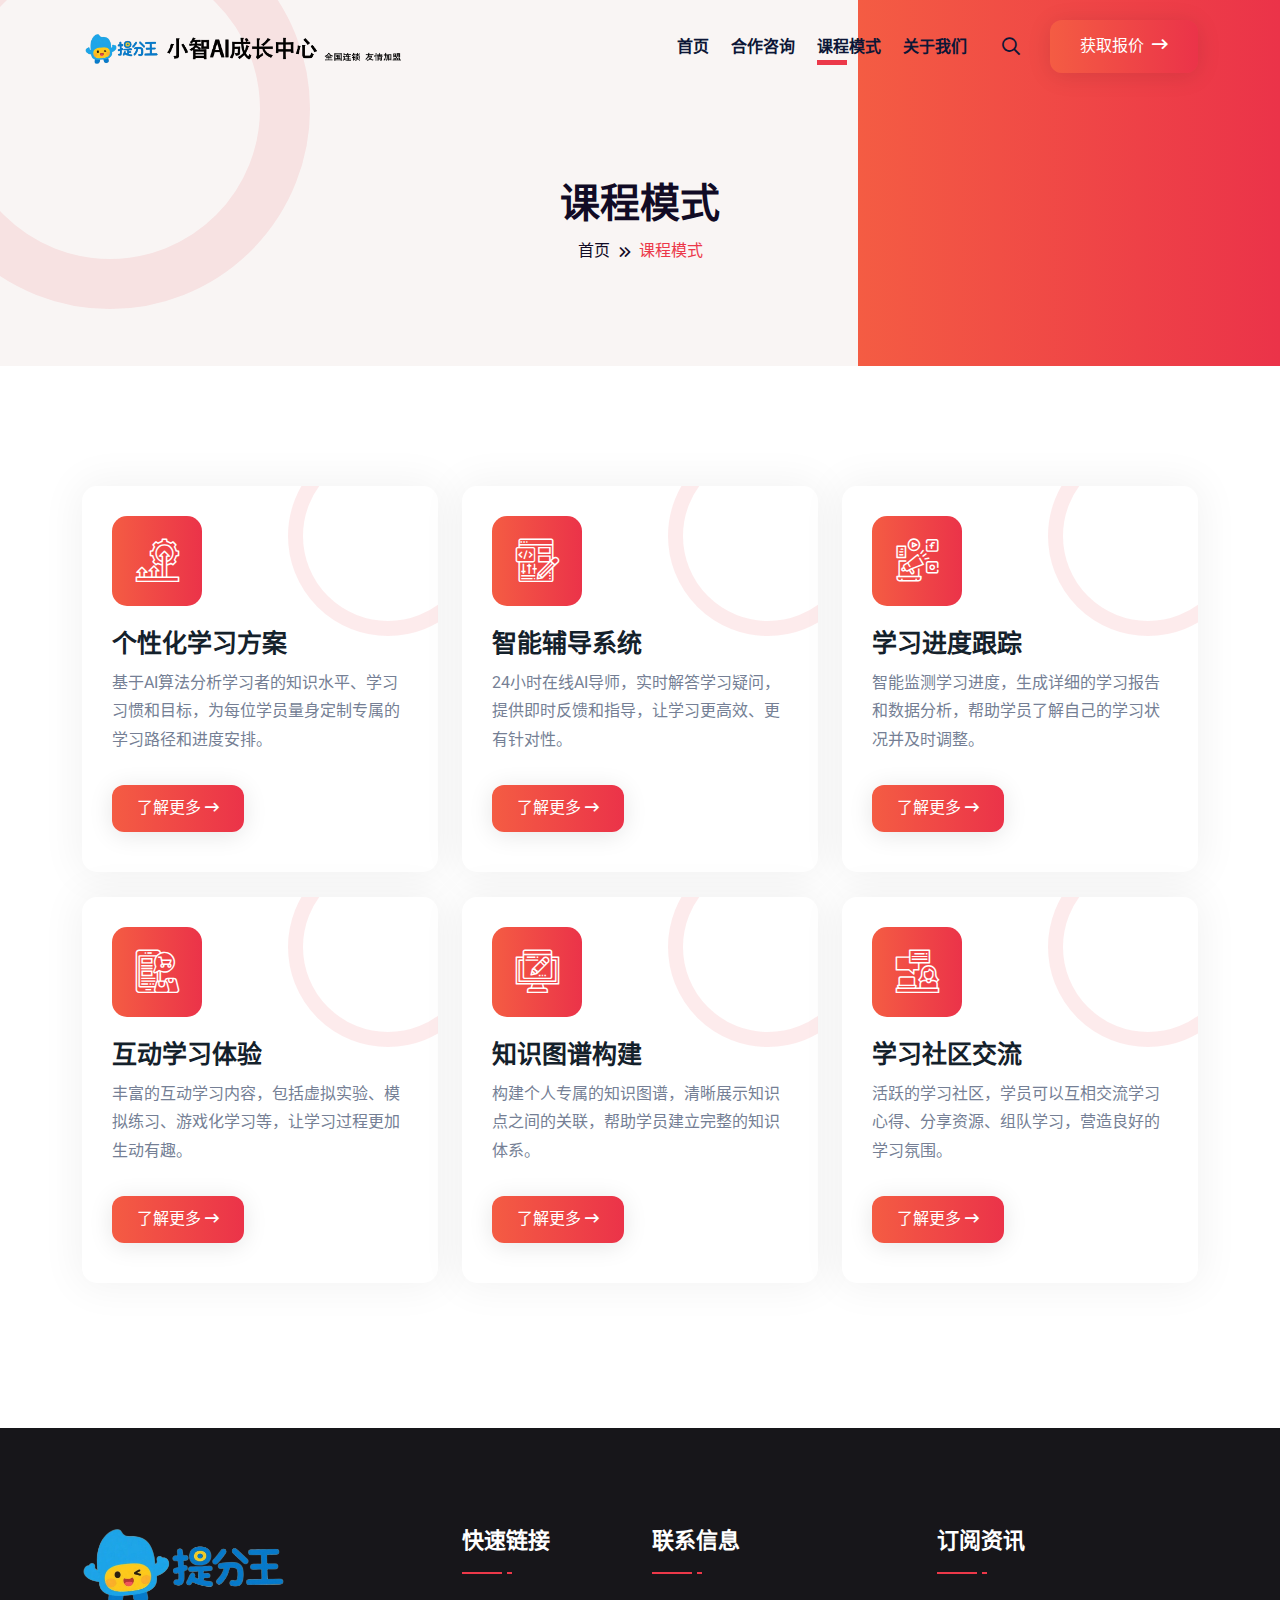
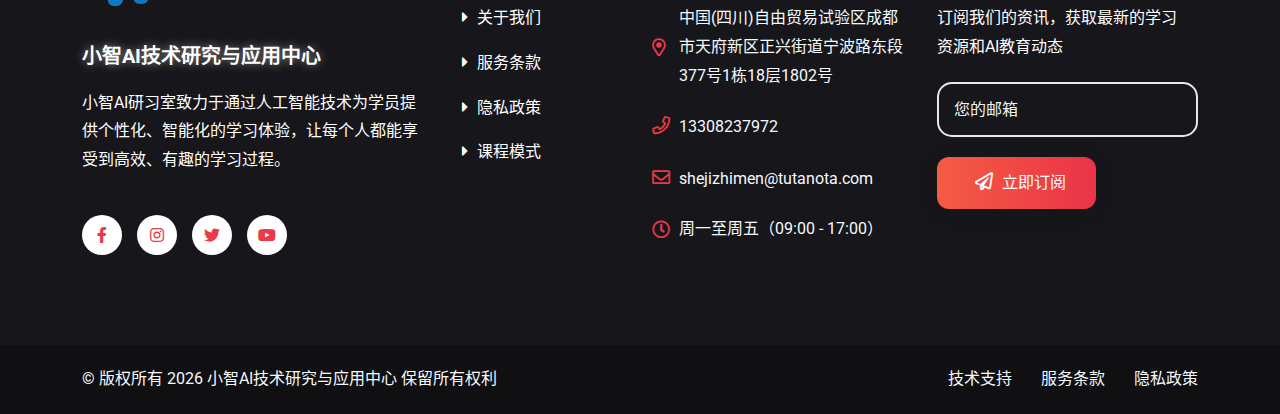
<file: project.html>
<!DOCTYPE html>
<html lang="zh-CN">

<head>
    <!-- meta tags -->
    <meta charset="UTF-8">
    <meta http-equiv="X-UA-Compatible" content="IE=edge">
    <meta name="viewport" content="width=device-width, initial-scale=1.0">
    <meta name="description" content="小智AI研习室课程模式展示，了解我们的个性化学习方案和智能辅导系统">
    <meta name="keywords" content="AI学习,课程模式,个性化教育,智能辅导,学习方案">

    <!-- title -->
    <title>小智AI研习室 - 课程模式</title>

    <!-- favicon -->
    <link rel="icon" type="image/x-icon" href="assets/img/logo/favicon.png">

    <!-- css -->
    <link rel="stylesheet" href="assets/css/bootstrap.min.css">
    <link rel="stylesheet" href="assets/css/all-fontawesome.min.css">
    <link rel="stylesheet" href="assets/css/icomoon.css">
    <link rel="stylesheet" href="assets/css/animate.min.css">
    <link rel="stylesheet" href="assets/css/magnific-popup.min.css">
    <link rel="stylesheet" href="assets/css/owl.carousel.min.css">
    <link rel="stylesheet" href="assets/css/style.css">

</head>

<body>

    <!-- preloader -->
    <div class="preloader">
        <div class="loader">
            <div class="loader-box-1"></div>
            <div class="loader-box-2"></div>
        </div>
    </div>
    <!-- preloader end -->


    <!-- header area -->
    <header class="header">

        <div class="main-navigation">
            <nav class="navbar navbar-expand-lg">
                <div class="container">
                    <a class="navbar-brand" href="index.html">
                        <img src="assets/img/logo/logo.png" alt="logo">
                    </a>
                    <div class="mobile-menu-right">
                        <a href="#" class="mobile-search-btn search-box-outer"><i class="far fa-search"></i></a>
                        <button class="navbar-toggler" type="button" data-bs-toggle="collapse"
                            data-bs-target="#main_nav" aria-expanded="false" aria-label="Toggle navigation">
                            <span class="navbar-toggler-icon"><i class="far fa-stream"></i></span>
                        </button>
                    </div>
                    <div class="collapse navbar-collapse" id="main_nav">
                        <ul class="navbar-nav ms-auto">
                            <li class="nav-item"><a class="nav-link" href="index.html">首页</a></li>
                            <li class="nav-item"><a class="nav-link" href="service.html">合作咨询</a></li>
                            <li class="nav-item"><a class="nav-link active" href="project.html">课程模式</a></li>
                            
                            <li class="nav-item"><a class="nav-link" href="contact.html">关于我们</a></li>
                        </ul>
                        <div class="header-nav-right">
                            <div class="header-nav-search">
                                <a href="#" class="search-box-outer"><i class="far fa-search"></i></a>
                            </div>
                            <div class="header-btn">
                                <a href="contact.html" class="theme-btn">获取报价<i class="far fa-long-arrow-right"></i></a>
                            </div>
                        </div>
                    </div>
                </div>
            </nav>
        </div>
    </header>
    <!-- header area end -->


    <!-- popup search -->
    <div class="search-popup">
        <button class="close-search"><span class="far fa-times"></span></button>
        <form action="#">
            <div class="form-group">
                <input type="search" name="search-field" placeholder="在此搜索..." required>
                <button type="submit"><i class="far fa-search"></i></button>
            </div>
        </form>
    </div>
    <!-- popup search end -->




    <main class="main">

        <!-- breadcrumb -->
        <div class="site-breadcrumb">
            <div class="container">
                <h2 class="breadcrumb-title">课程模式</h2>
                <ul class="breadcrumb-menu">
                    <li><a href="index.html">首页</a></li>
                    <li class="active">课程模式</li>
                </ul>
            </div>
        </div>
        <!-- breadcrumb end -->


        <!-- service area -->
        <div class="service-area py-120">
            <div class="container">
                <div class="row">
                    <div class="col-md-6 col-lg-4">
                        <div class="service-item">
                            <div class="service-icon">
                                <i class="icon-growth"></i>
                            </div>
                            <h3 class="service-title">
                                <a href="#">个性化学习方案</a>
                            </h3>
                            <p class="service-text">
                                基于AI算法分析学习者的知识水平、学习习惯和目标，为每位学员量身定制专属的学习路径和进度安排。
                            </p>
                            <div class="service-arrow">
                                <a href="project-single-1.html" class="theme-btn">了解更多 <span class="far fa-long-arrow-right"></span></a>
                            </div>
                        </div>
                    </div>
                    <div class="col-md-6 col-lg-4">
                        <div class="service-item">
                            <div class="service-icon">
                                <i class="icon-front-end"></i>
                            </div>
                            <h3 class="service-title">
                                <a href="#">智能辅导系统</a>
                            </h3>
                            <p class="service-text">
                                24小时在线AI导师，实时解答学习疑问，提供即时反馈和指导，让学习更高效、更有针对性。
                            </p>
                            <div class="service-arrow">
                                <a href="project-single-2.html" class="theme-btn">了解更多 <span class="far fa-long-arrow-right"></span></a>
                            </div>
                        </div>
                    </div>
                    <div class="col-md-6 col-lg-4">
                        <div class="service-item">
                            <div class="service-icon">
                                <i class="icon-bullhorn"></i>
                            </div>
                            <h3 class="service-title">
                                <a href="#">学习进度跟踪</a>
                            </h3>
                            <p class="service-text">
                                智能监测学习进度，生成详细的学习报告和数据分析，帮助学员了解自己的学习状况并及时调整。
                            </p>
                            <div class="service-arrow">
                                <a href="project-single-3.html" class="theme-btn">了解更多 <span class="far fa-long-arrow-right"></span></a>
                            </div>
                        </div>
                    </div>
                    <div class="col-md-6 col-lg-4">
                        <div class="service-item">
                            <div class="service-icon">
                                <i class="icon-online-shopping"></i>
                            </div>
                            <h3 class="service-title">
                                <a href="#">互动学习体验</a>
                            </h3>
                            <p class="service-text">
                                丰富的互动学习内容，包括虚拟实验、模拟练习、游戏化学习等，让学习过程更加生动有趣。
                            </p>
                            <div class="service-arrow">
                                <a href="project-single-4.html" class="theme-btn">了解更多 <span class="far fa-long-arrow-right"></span></a>
                            </div>
                        </div>
                    </div>
                    <div class="col-md-6 col-lg-4">
                        <div class="service-item">
                            <div class="service-icon">
                                <i class="icon-webpage"></i>
                            </div>
                            <h3 class="service-title">
                                <a href="#">知识图谱构建</a>
                            </h3>
                            <p class="service-text">
                                构建个人专属的知识图谱，清晰展示知识点之间的关联，帮助学员建立完整的知识体系。
                            </p>
                            <div class="service-arrow">
                                <a href="project-single-5.html" class="theme-btn">了解更多 <span class="far fa-long-arrow-right"></span></a>
                            </div>
                        </div>
                    </div>
                    <div class="col-md-6 col-lg-4">
                        <div class="service-item">
                            <div class="service-icon">
                                <i class="icon-conversation"></i>
                            </div>
                            <h3 class="service-title">
                                <a href="#">学习社区交流</a>
                            </h3>
                            <p class="service-text">
                                活跃的学习社区，学员可以互相交流学习心得、分享资源、组队学习，营造良好的学习氛围。
                            </p>
                            <div class="service-arrow">
                                <a href="project-single-6.html" class="theme-btn">了解更多 <span class="far fa-long-arrow-right"></span></a>
                            </div>
                        </div>
                    </div>
                </div>
            </div>
        </div>
        <!-- service area end -->


    </main>




    <!-- footer area -->
    <footer class="footer-area">
        <div class="footer-widget">
            <div class="container">
                <div class="row footer-widget-wrapper pt-100 pb-70">
                    <div class="col-md-6 col-lg-4">
                        <div class="footer-widget-box about-us">
                            <a href="#" class="footer-logo">
                                <img src="assets/img/logo/logo-down.png" alt="" style="height: 80px; width: auto;">
                            </a>
                            <div style="font-size: 20px; font-weight: bold; color: #fff; margin: 15px 0; text-shadow: 0 0 10px rgba(255,255,255,0.5);">
                                小智AI技术研究与应用中心
                            </div>
                            <p class="mb-20">
                                小智AI研习室致力于通过人工智能技术为学员提供个性化、智能化的学习体验，让每个人都能享受到高效、有趣的学习过程。
                            </p>
                            <ul class="footer-social">
                                <li><a href="#"><i class="fab fa-facebook-f"></i></a></li>
                                <li><a href="#"><i class="fab fa-instagram"></i></a></li>
                                <li><a href="#"><i class="fab fa-twitter"></i></a></li>
                                <li><a href="#"><i class="fab fa-youtube"></i></a></li>
                            </ul>
                        </div>
                    </div>
                    <div class="col-md-6 col-lg-2">
                        <div class="footer-widget-box list">
                            <h4 class="footer-widget-title">快速链接</h4>
                            <ul class="footer-list">
                                <li><a href="contact.html"><i class="fas fa-caret-right"></i> 关于我们</a></li>
                                <li><a href="terms.html"><i class="fas fa-caret-right"></i> 服务条款</a></li>
                                <li><a href="privacy.html"><i class="fas fa-caret-right"></i> 隐私政策</a></li>
                                <li><a href="project.html"><i class="fas fa-caret-right"></i> 课程模式</a></li>
                            </ul>
                        </div>
                    </div>
                    <div class="col-md-6 col-lg-3">
                        <div class="footer-widget-box">
                            <h4 class="footer-widget-title">联系信息</h4>
                            <ul class="footer-contact">
                                <li><i class="far fa-map-marker-alt"></i>中国(四川)自由贸易试验区成都市天府新区正兴街道宁波路东段377号1栋18层1802号</li>
                                <li><a href="tel:+8613308237972"><i class="far fa-phone"></i>13308237972</a></li>
                                <li><a href="mailto:shejizhimen@tutanota.com"><i class="far fa-envelope"></i>shejizhimen@tutanota.com</a></li>
                                <li><i class="far fa-clock"></i>周一至周五（09:00 - 17:00）</li>
                            </ul>
                        </div>
                    </div>
                    <div class="col-md-6 col-lg-3">
                        <div class="footer-widget-box list">
                            <h4 class="footer-widget-title">订阅资讯</h4>
                            <div class="footer-newsletter">
                                <p>订阅我们的资讯，获取最新的学习资源和AI教育动态</p>
                                <div class="subscribe-form">
                                    <form action="#">
                                        <input type="email" class="form-control" placeholder="您的邮箱">
                                        <button class="theme-btn" type="submit">
                                            <i class="far fa-paper-plane"></i> 立即订阅
                                        </button>
                                    </form>
                                </div>
                            </div>
                        </div>
                    </div>
                </div>
            </div>
        </div>
        <div class="copyright">
            <div class="container">
                <div class="row">
                    <div class="col-lg-6 align-self-center">
                        <p class="copyright-text">
                            &copy; 版权所有 <span id="date"></span> 小智AI技术研究与应用中心 保留所有权利
                        </p>
                    </div>
                    <div class="col-lg-6 align-self-center">
                        <ul class="footer-menu">
                            <li><a href="contact.html">技术支持</a></li>
                            <li><a href="#">服务条款</a></li>
                            <li><a href="#">隐私政策</a></li>
                        </ul>
                    </div>
                </div>
            </div>
        </div>
    </footer>
    <!-- footer area end -->




    <!-- scroll-top -->
    <a href="#" id="scroll-top"><i class="far fa-long-arrow-up"></i></a>
    <!-- scroll-top end -->


    <!-- js -->
    <script src="assets/js/jquery-3.6.0.min.js"></script>
    <script src="assets/js/modernizr.min.js"></script>
    <script src="assets/js/bootstrap.bundle.min.js"></script>
    <script src="assets/js/imagesloaded.pkgd.min.js"></script>
    <script src="assets/js/jquery.magnific-popup.min.js"></script>
    <script src="assets/js/isotope.pkgd.min.js"></script>
    <script src="assets/js/jquery.appear.min.js"></script>
    <script src="assets/js/jquery.easing.min.js"></script>
    <script src="assets/js/owl.carousel.min.js"></script>
    <script src="assets/js/counter-up.js"></script>
    <script src="assets/js/wow.min.js"></script>
    <script src="assets/js/main.js"></script>

</body>

</html>
</file>
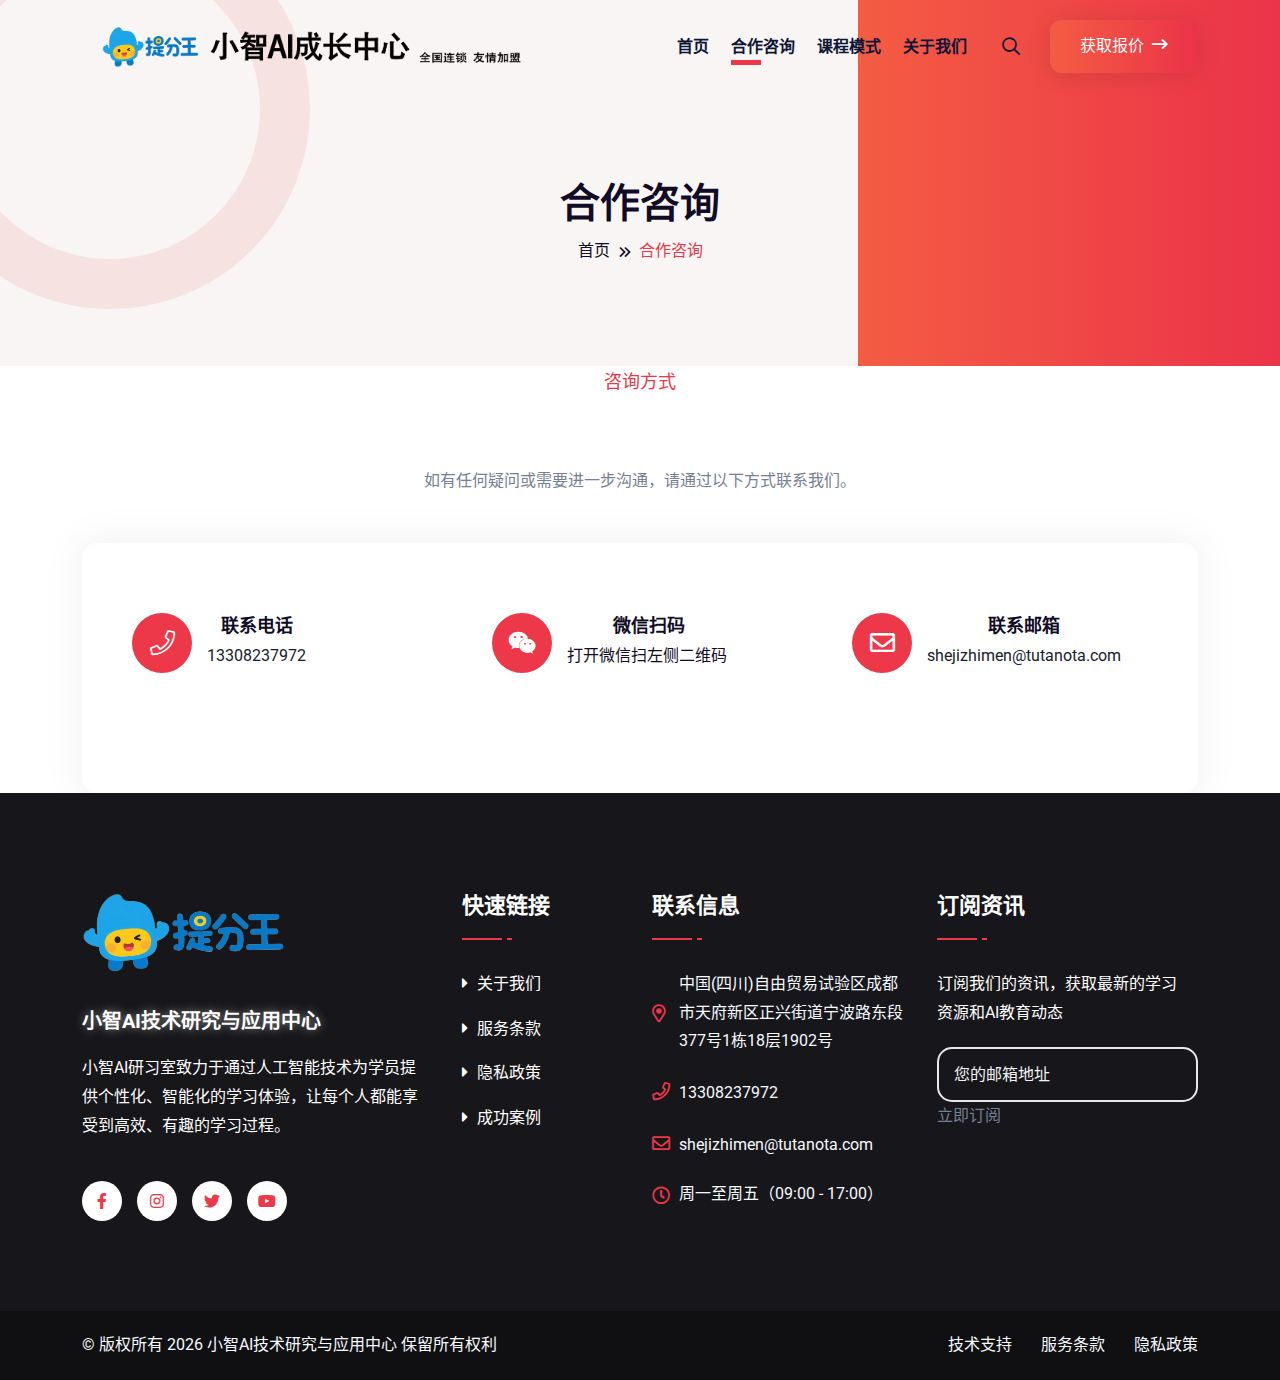
<file: service.html>
<!DOCTYPE html>
<html lang="zh-CN">

<head>
    <!-- meta tags -->
    <meta charset="UTF-8">
    <meta http-equiv="X-UA-Compatible" content="IE=edge">
    <meta name="viewport" content="width=device-width, initial-scale=1.0">
    <meta name="description" content="小智AI研习室提供专业的AI学习服务，包括个性化学习方案、智能辅导、学习进度跟踪等全方位AI教育解决方案">
    <meta name="keywords" content="AI学习,人工智能教育,智能辅导,个性化学习,在线教育,AI研习室">

    <!-- title -->
    <title>小智AI研习室 - 合作咨询</title>

    <!-- favicon -->
    <link rel="icon" type="image/x-icon" href="assets/img/logo/favicon.png">

    <!-- css -->
    <link rel="stylesheet" href="assets/css/bootstrap.min.css">
    <link rel="stylesheet" href="assets/css/all-fontawesome.min.css">
    <link rel="stylesheet" href="assets/css/icomoon.css">
    <link rel="stylesheet" href="assets/css/animate.min.css">
    <link rel="stylesheet" href="assets/css/magnific-popup.min.css">
    <link rel="stylesheet" href="assets/css/owl.carousel.min.css">
    <link rel="stylesheet" href="assets/css/style.css">

</head>

<body>

    <!-- preloader -->
    <div class="preloader">
        <div class="loader">
            <div class="loader-box-1"></div>
            <div class="loader-box-2"></div>
        </div>
    </div>
    <!-- preloader end -->


    <!-- header area -->
    <header class="header">

        <div class="main-navigation">
            <nav class="navbar navbar-expand-lg">
                <div class="container">
                    <a class="navbar-brand" href="index.html">
                    </a><a class="navbar-brand" href="index.html"><img src="assets/img/logo/logo.png" alt="logo" style="height: 40px; width: auto; max-width: none;"></a>
                    <div class="mobile-menu-right">
                        <a href="#" class="mobile-search-btn search-box-outer"><i class="far fa-search"></i></a>
                        <button class="navbar-toggler" type="button" data-bs-toggle="collapse"
                            data-bs-target="#main_nav" aria-expanded="false" aria-label="Toggle navigation">
                            <span class="navbar-toggler-icon"><i class="far fa-stream"></i></span>
                        </button>
                    </div>
                    <div class="collapse navbar-collapse" id="main_nav">
                        <ul class="navbar-nav ms-auto">
                            <li class="nav-item"><a class="nav-link" href="index.html">首页</a></li>
                            <li class="nav-item"><a class="nav-link active" href="service.html">合作咨询</a></li>
                            <li class="nav-item"><a class="nav-link" href="project.html">课程模式</a></li>
                            
                            <li class="nav-item"><a class="nav-link" href="contact.html">关于我们</a></li>
                        </ul>
                        <div class="header-nav-right">
                            <div class="header-nav-search">
                                <a href="#" class="search-box-outer"><i class="far fa-search"></i></a>
                            </div>
                            <div class="header-btn">
                                <a href="contact.html" class="theme-btn">获取报价<i class="far fa-long-arrow-right"></i></a>
                            </div>
                        </div>
                    </div>
                </div>
            </nav>
        </div>
    </header>
    <!-- header area end -->


    <!-- popup search -->
    <div class="search-popup">
        <button class="close-search"><span class="far fa-times"></span></button>
        <form action="#">
            <div class="form-group">
                <input type="search" name="search-field" placeholder="在此搜索..." required>
                <button type="submit"><i class="far fa-search"></i></button>
            </div>
        </form>
    </div>
    <!-- popup search end -->




    <main class="main">

        <!-- breadcrumb -->
        <div class="site-breadcrumb">
            <div class="container">
                <h2 class="breadcrumb-title">合作咨询</h2>
                <ul class="breadcrumb-menu">
                    <li><a href="index.html">首页</a></li>
                    <li class="active">合作咨询</li>
                </ul>
            </div>
        </div>
        <!-- breadcrumb end -->







        <!-- contact info area -->
        <div class="contact-area py-80 bg-white" id="contact-section">
            <div class="container">
                <div class="row">
                    <div class="col-lg-8 mx-auto">
                        <div class="site-heading text-center mb-5">
                            <span class="site-title-tagline">咨询方式</span>
                            <h2 class="site-title">&nbsp;</h2>
                            <div class="heading-divider"></div>
                            <p>
                                如有任何疑问或需要进一步沟通，请通过以下方式联系我们。
                            </p>
                        </div>
                    </div>
                </div>
                <div class="contact-wrapper">
                    <div class="row justify-content-center">
                        <div class="col-md-6 col-lg-4">
                            <div class="contact-content text-center">
                                <div class="contact-info">
                                    <div class="contact-info-icon">
                                        <i class="fal fa-phone"></i>
                                    </div>
                                    <div class="contact-info-content">
                                        <h5>联系电话</h5>
                                        <p><a href="tel:17302883202">13308237972</a></p>
                                    </div>
                                </div>
                            </div>
                        </div>
                        <div class="col-md-6 col-lg-4">
                            <div class="contact-content text-center">
                                <div class="contact-info">
                                    <div class="contact-info-icon">
                                        <i class="fab fa-weixin"></i>
                                    </div>
                                    <div class="contact-info-content">
                                        <h5>微信扫码</h5>
                                        <p>打开微信扫左侧二维码&nbsp;</p>
                                    </div>
                                </div>
                            </div>
                        </div>
                        <div class="col-md-6 col-lg-4">
                            <div class="contact-content text-center">
                                <div class="contact-info">
                                    <div class="contact-info-icon">
                                        <i class="far fa-envelope"></i>
                                    </div>
                                    <div class="contact-info-content">
                                        <h5>联系邮箱</h5>
                                        <p><a href="mailto:shejizhimen@tutanota.com">shejizhimen@tutanota.com</a></p>
                                    </div>
                                </div>
                            </div>
                        </div>
                    </div>
                </div>
            </div>
        </div>
        <!-- contact info area end -->


    </main>




    <!-- footer area -->
    <footer class="footer-area">
        <div class="footer-widget">
            <div class="container">
                <div class="row footer-widget-wrapper pt-100 pb-70">
                    <div class="col-md-6 col-lg-4">
                        <div class="footer-widget-box about-us">
                            <a href="#" class="footer-logo">
                                <img src="assets/img/logo/logo-down.png" alt="" style="height: 80px; width: auto;">
                            </a>
                            <div style="font-size: 20px; font-weight: bold; color: #fff; margin: 15px 0; text-shadow: 0 0 10px rgba(255,255,255,0.5);">
                                小智AI技术研究与应用中心
                            </div>
                            <p class="mb-20">
                                小智AI研习室致力于通过人工智能技术为学员提供个性化、智能化的学习体验，让每个人都能享受到高效、有趣的学习过程。
                            </p>
                            <ul class="footer-social">
                                <li><a href="#"><i class="fab fa-facebook-f"></i></a></li>
                                <li><a href="#"><i class="fab fa-instagram"></i></a></li>
                                <li><a href="#"><i class="fab fa-twitter"></i></a></li>
                                <li><a href="#"><i class="fab fa-youtube"></i></a></li>
                            </ul>
                        </div>
                    </div>
                    <div class="col-md-6 col-lg-2">
                        <div class="footer-widget-box list">
                            <h4 class="footer-widget-title">快速链接</h4>
                            <ul class="footer-list">
                                <li><a href="contact.html"><i class="fas fa-caret-right"></i> 关于我们</a></li>
                                <li><a href="terms.html"><i class="fas fa-caret-right"></i> 服务条款</a></li>
                                <li><a href="privacy.html"><i class="fas fa-caret-right"></i> 隐私政策</a></li>
                                <li><a href="project.html"><i class="fas fa-caret-right"></i> 成功案例</a></li>
                            </ul>
                        </div>
                    </div>
                    <div class="col-md-6 col-lg-3">
                        <div class="footer-widget-box">
                            <h4 class="footer-widget-title">联系信息</h4>
                            <ul class="footer-contact">
                                <li><i class="far fa-map-marker-alt"></i>中国(四川)自由贸易试验区成都市天府新区正兴街道宁波路东段377号1栋18层1902号</li>
                                <li><a href="tel:13308237972"><i class="far fa-phone"></i>13308237972</a></li>
                                <li><a href="mailto:shejizhimen@tutanota.com"><i
                                            class="far fa-envelope"></i>shejizhimen@tutanota.com</a>
                                </li>
                                <li><i class="far fa-clock"></i>周一至周五（09:00 - 17:00）</li>
                            </ul>
                        </div>
                    </div>
                    <div class="col-md-6 col-lg-3">
                        <div class="footer-widget-box list">
                            <h4 class="footer-widget-title">订阅资讯</h4>
                            <div class="footer-newsletter">
                                <p>订阅我们的资讯，获取最新的学习资源和AI教育动态</p>
                                <div class="subscribe-form">
                                    <form action="#">
                                        <input type="email" class="form-control" placeholder="您的邮箱地址">
 立即订阅
                                    </form>
                                </div>
                            </div>
                        </div>
                    </div>
                </div>
            </div>
        </div>
        <div class="copyright">
            <div class="container">
                <div class="row">
                    <div class="col-lg-6 align-self-center">
                        <p class="copyright-text">
                            &copy; 版权所有 <span id="date"></span> 小智AI技术研究与应用中心 保留所有权利
                        </p>
                    </div>
                    <div class="col-lg-6 align-self-center">
                        <ul class="footer-menu">
                            <li><a href="contact.html">技术支持</a></li>
                            <li><a href="#">服务条款</a></li>
                            <li><a href="#">隐私政策</a></li>
                        </ul>
                    </div>
                </div>
            </div>
        </div>
    </footer>
    <!-- footer area end -->




    <!-- scroll-top -->
    <a href="#" id="scroll-top"><i class="far fa-long-arrow-up"></i></a>
    <!-- scroll-top end -->


    <!-- js -->
    <script src="assets/js/jquery-3.6.0.min.js"></script>
    <script src="assets/js/modernizr.min.js"></script>
    <script src="assets/js/bootstrap.bundle.min.js"></script>
    <script src="assets/js/imagesloaded.pkgd.min.js"></script>
    <script src="assets/js/jquery.magnific-popup.min.js"></script>
    <script src="assets/js/isotope.pkgd.min.js"></script>
    <script src="assets/js/jquery.appear.min.js"></script>
    <script src="assets/js/jquery.easing.min.js"></script>
    <script src="assets/js/owl.carousel.min.js"></script>
    <script src="assets/js/counter-up.js"></script>
    <script src="assets/js/wow.min.js"></script>
    <script src="assets/js/main.js"></script>
</body>

</html>
</file>
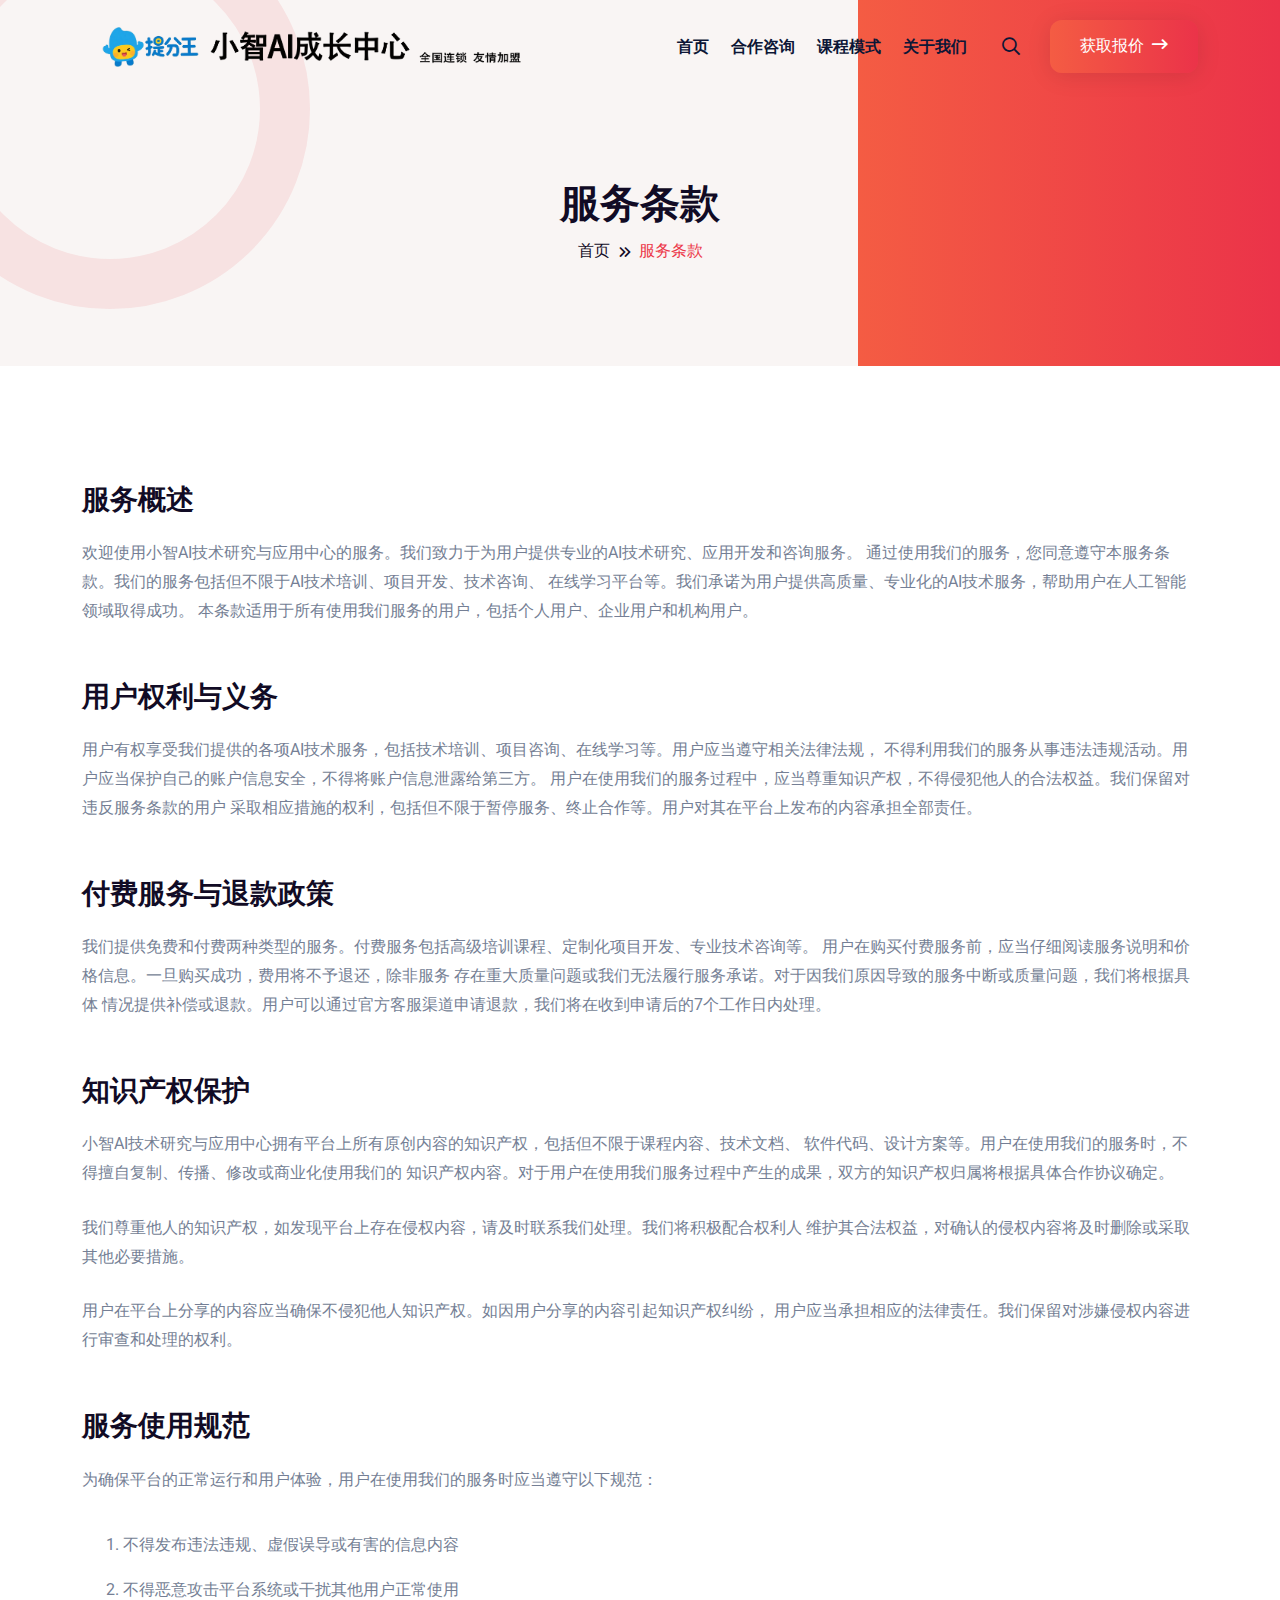
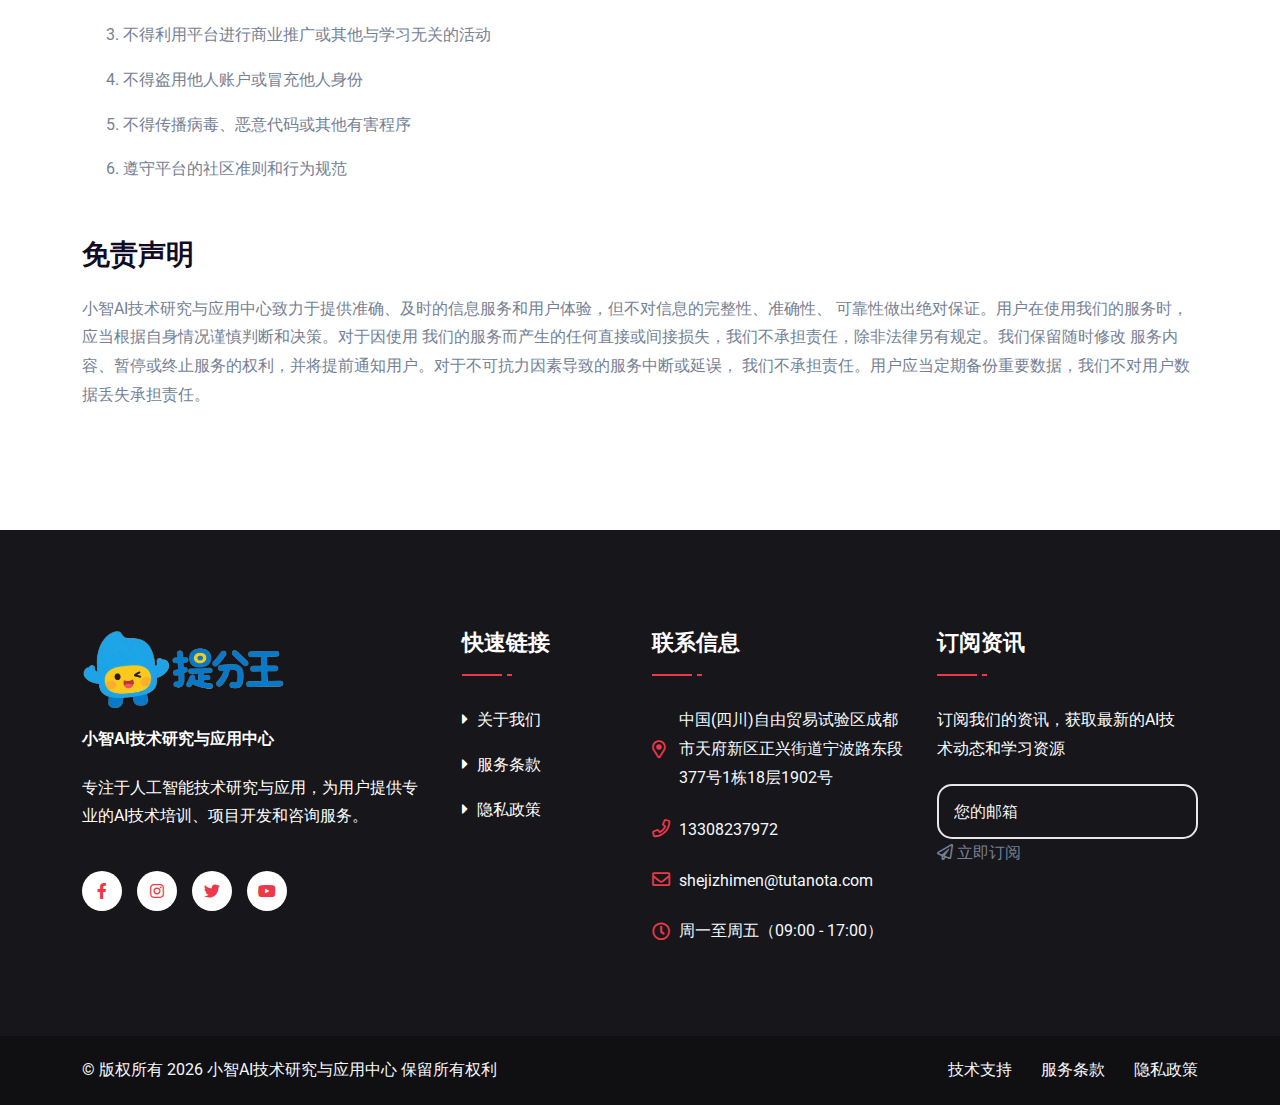
<file: terms.html>
<!DOCTYPE html>
<html lang="en">

<head>
    <!-- meta tags -->
    <meta charset="UTF-8">
    <meta http-equiv="X-UA-Compatible" content="IE=edge">
    <meta name="viewport" content="width=device-width, initial-scale=1.0">
    <meta name="description" content="">
    <meta name="keywords" content="">

    <!-- title -->
    <title>服务条款 - 小智AI技术研究与应用中心</title>

    <!-- favicon -->
    <link rel="icon" type="image/x-icon" href="assets/img/logo/favicon.png">

    <!-- css -->
    <link rel="stylesheet" href="assets/css/bootstrap.min.css">
    <link rel="stylesheet" href="assets/css/all-fontawesome.min.css">
    <link rel="stylesheet" href="assets/css/icomoon.css">
    <link rel="stylesheet" href="assets/css/animate.min.css">
    <link rel="stylesheet" href="assets/css/magnific-popup.min.css">
    <link rel="stylesheet" href="assets/css/owl.carousel.min.css">
    <link rel="stylesheet" href="assets/css/style.css">

</head>

<body>

    <!-- preloader -->
    <div class="preloader">
        <div class="loader">
            <div class="loader-box-1"></div>
            <div class="loader-box-2"></div>
        </div>
    </div>
    <!-- preloader end -->


    <!-- header area -->
    <header class="header">

        <div class="main-navigation">
            <nav class="navbar navbar-expand-lg">
                <div class="container">
                    <a class="navbar-brand" href="index.html">
                    </a><a class="navbar-brand" href="index.html"><img src="assets/img/logo/logo.png" alt="logo" style="height: 40px; width: auto; max-width: none;"></a>
                    <div class="mobile-menu-right">
                        <a href="#" class="mobile-search-btn search-box-outer"><i class="far fa-search"></i></a>
                        <button class="navbar-toggler" type="button" data-bs-toggle="collapse"
                            data-bs-target="#main_nav" aria-expanded="false" aria-label="Toggle navigation">
                            <span class="navbar-toggler-icon"><i class="far fa-stream"></i></span>
                        </button>
                    </div>
                    <div class="collapse navbar-collapse" id="main_nav">
                        <ul class="navbar-nav ms-auto">
                            <li class="nav-item"><a class="nav-link" href="index.html">首页</a></li>
                            
                            <li class="nav-item"><a class="nav-link" href="service.html">合作咨询</a></li>
                            <li class="nav-item"><a class="nav-link" href="project.html">课程模式</a></li>
                            
                            <li class="nav-item"><a class="nav-link" href="contact.html">关于我们</a></li>
                        </ul>
                        <div class="header-nav-right">
                            <div class="header-nav-search">
                                <a href="#" class="search-box-outer"><i class="far fa-search"></i></a>
                            </div>

                            <div class="header-btn">
                                <a href="service.html" class="theme-btn">获取报价<i class="far fa-long-arrow-right"></i></a>
                            </div>
                        </div>
                    </div>
                </div>
            </nav>
        </div>
    </header>
    <!-- header area end -->


    <!-- popup search -->
    <div class="search-popup">
        <button class="close-search"><span class="far fa-times"></span></button>
        <form action="#">
            <div class="form-group">
                <input type="search" name="search-field" placeholder="Search Here..." required>
                <button type="submit"><i class="far fa-search"></i></button>
            </div>
        </form>
    </div>
    <!-- popup search end -->




    <main class="main">

        <!-- breadcrumb -->
        <div class="site-breadcrumb">
            <div class="container">
                <h2 class="breadcrumb-title">服务条款</h2>
                <ul class="breadcrumb-menu">
                    <li><a href="index.html">首页</a></li>
                    <li class="active">服务条款</li>
                </ul>
            </div>
        </div>
        <!-- breadcrumb end -->


        <!-- terms of service -->
        <div class="py-120">
            <div class="container">
                <div class="row">
                    <div class="col">
                        <div class="terms-content">
                            <h3>服务概述</h3>
                            <p>
                                欢迎使用小智AI技术研究与应用中心的服务。我们致力于为用户提供专业的AI技术研究、应用开发和咨询服务。
                                通过使用我们的服务，您同意遵守本服务条款。我们的服务包括但不限于AI技术培训、项目开发、技术咨询、
                                在线学习平台等。我们承诺为用户提供高质量、专业化的AI技术服务，帮助用户在人工智能领域取得成功。
                                本条款适用于所有使用我们服务的用户，包括个人用户、企业用户和机构用户。
                            </p>
                        </div>
                        <div class="terms-content">
                            <h3>用户权利与义务</h3>
                            <p>
                                用户有权享受我们提供的各项AI技术服务，包括技术培训、项目咨询、在线学习等。用户应当遵守相关法律法规，
                                不得利用我们的服务从事违法违规活动。用户应当保护自己的账户信息安全，不得将账户信息泄露给第三方。
                                用户在使用我们的服务过程中，应当尊重知识产权，不得侵犯他人的合法权益。我们保留对违反服务条款的用户
                                采取相应措施的权利，包括但不限于暂停服务、终止合作等。用户对其在平台上发布的内容承担全部责任。
                            </p>
                        </div>
                        <div class="terms-content">
                            <h3>付费服务与退款政策</h3>
                            <p>
                                我们提供免费和付费两种类型的服务。付费服务包括高级培训课程、定制化项目开发、专业技术咨询等。
                                用户在购买付费服务前，应当仔细阅读服务说明和价格信息。一旦购买成功，费用将不予退还，除非服务
                                存在重大质量问题或我们无法履行服务承诺。对于因我们原因导致的服务中断或质量问题，我们将根据具体
                                情况提供补偿或退款。用户可以通过官方客服渠道申请退款，我们将在收到申请后的7个工作日内处理。
                            </p>
                        </div>
                        <div class="terms-content">
                            <h3>知识产权保护</h3>
                            <p>
                                小智AI技术研究与应用中心拥有平台上所有原创内容的知识产权，包括但不限于课程内容、技术文档、
                                软件代码、设计方案等。用户在使用我们的服务时，不得擅自复制、传播、修改或商业化使用我们的
                                知识产权内容。对于用户在使用我们服务过程中产生的成果，双方的知识产权归属将根据具体合作协议确定。
                            </p>
                            <p>
                                我们尊重他人的知识产权，如发现平台上存在侵权内容，请及时联系我们处理。我们将积极配合权利人
                                维护其合法权益，对确认的侵权内容将及时删除或采取其他必要措施。
                            </p>
                            <p>
                                用户在平台上分享的内容应当确保不侵犯他人知识产权。如因用户分享的内容引起知识产权纠纷，
                                用户应当承担相应的法律责任。我们保留对涉嫌侵权内容进行审查和处理的权利。
                            </p>
                        </div>
                        <div class="terms-content">
                            <h3>服务使用规范</h3>
                            <p>为确保平台的正常运行和用户体验，用户在使用我们的服务时应当遵守以下规范：</p>
                            <ul class="terms-list ms-4">
                                <li>1. 不得发布违法违规、虚假误导或有害的信息内容</li>
                                <li>2. 不得恶意攻击平台系统或干扰其他用户正常使用</li>
                                <li>3. 不得利用平台进行商业推广或其他与学习无关的活动</li>
                                <li>4. 不得盗用他人账户或冒充他人身份</li>
                                <li>5. 不得传播病毒、恶意代码或其他有害程序</li>
                                <li>6. 遵守平台的社区准则和行为规范</li>
                            </ul>
                        </div>
                        <div class="terms-content">
                            <h3>免责声明</h3>
                            <p>
                                小智AI技术研究与应用中心致力于提供准确、及时的信息服务和用户体验，但不对信息的完整性、准确性、
                                可靠性做出绝对保证。用户在使用我们的服务时，应当根据自身情况谨慎判断和决策。对于因使用
                                我们的服务而产生的任何直接或间接损失，我们不承担责任，除非法律另有规定。我们保留随时修改
                                服务内容、暂停或终止服务的权利，并将提前通知用户。对于不可抗力因素导致的服务中断或延误，
                                我们不承担责任。用户应当定期备份重要数据，我们不对用户数据丢失承担责任。
                            </p>
                        </div>
                    </div>
                </div>
            </div>
        </div>
        <!-- terms of service end -->

    </main>




    <!-- footer area -->
    <footer class="footer-area">
        <div class="footer-widget">
            <div class="container">
                <div class="row footer-widget-wrapper pt-100 pb-70">
                    <div class="col-md-6 col-lg-4">
                        <div class="footer-widget-box about-us">
                            <a href="#" class="footer-logo">
                                <img src="assets/img/logo/logo-down.png" alt="" style="height: 80px; width: auto;">
                            </a>
                            <p class="mb-20" style="color: #ffffff; font-weight: bold;">
                                小智AI技术研究与应用中心
                            </p>
                            <p class="mb-20">
                                专注于人工智能技术研究与应用，为用户提供专业的AI技术培训、项目开发和咨询服务。
                            </p>
                            <ul class="footer-social">
                                <li><a href="#"><i class="fab fa-facebook-f"></i></a></li>
                                <li><a href="#"><i class="fab fa-instagram"></i></a></li>
                                <li><a href="#"><i class="fab fa-twitter"></i></a></li>
                                <li><a href="#"><i class="fab fa-youtube"></i></a></li>
                            </ul>
                        </div>
                    </div>
                    <div class="col-md-6 col-lg-2">
                        <div class="footer-widget-box list">
                            <h4 class="footer-widget-title">快速链接</h4>
                            <ul class="footer-list">
                                <li><a href="contact.html"><i class="fas fa-caret-right"></i> 关于我们</a></li>
                                <li><a href="terms.html"><i class="fas fa-caret-right"></i> 服务条款</a></li>
                                <li><a href="privacy.html"><i class="fas fa-caret-right"></i> 隐私政策</a></li>
                            </ul>
                        </div>
                    </div>
                    <div class="col-md-6 col-lg-3">
                        <div class="footer-widget-box">
                            <h4 class="footer-widget-title">联系信息</h4>
                            <ul class="footer-contact">
                                <li><i class="far fa-map-marker-alt"></i>中国(四川)自由贸易试验区成都市天府新区正兴街道宁波路东段377号1栋18层1902号</li>
                                <li><a href="tel:+8613308237972"><i class="far fa-phone"></i>13308237972</a></li>
                                <li><a href="mailto:shejizhimen@tutanota.com"><i class="far fa-envelope"></i>shejizhimen@tutanota.com</a></li>
                                <li><i class="far fa-clock"></i>周一至周五（09:00 - 17:00）</li>
                            </ul>
                        </div>
                    </div>
                    <div class="col-md-6 col-lg-3">
                        <div class="footer-widget-box list">
                            <h4 class="footer-widget-title">订阅资讯</h4>
                            <div class="footer-newsletter">
                                <p>订阅我们的资讯，获取最新的AI技术动态和学习资源</p>
                                <div class="subscribe-form">
                                    <form action="#">
                                        <input type="email" class="form-control" placeholder="您的邮箱">
<i class="far fa-paper-plane"></i> 立即订阅
                                    </form>
                                </div>
                            </div>
                        </div>
                    </div>
                </div>
            </div>
        </div>
        <div class="copyright">
            <div class="container">
                <div class="row">
                    <div class="col-lg-6 align-self-center">
                        <p class="copyright-text">
                            &copy; 版权所有 <span id="date"></span> 小智AI技术研究与应用中心 保留所有权利
                        </p>
                    </div>
                    <div class="col-lg-6 align-self-center">
                        <ul class="footer-menu">
                            <li><a href="contact.html">技术支持</a></li>
                            <li><a href="#">服务条款</a></li>
                            <li><a href="#">隐私政策</a></li>
                        </ul>
                    </div>
                </div>
            </div>
        </div>
    </footer>
    <!-- footer area end -->




    <!-- scroll-top -->
    <a href="#" id="scroll-top"><i class="far fa-long-arrow-up"></i></a>
    <!-- scroll-top end -->


    <!-- js -->
    <script src="assets/js/jquery-3.6.0.min.js"></script>
    <script src="assets/js/modernizr.min.js"></script>
    <script src="assets/js/bootstrap.bundle.min.js"></script>
    <script src="assets/js/imagesloaded.pkgd.min.js"></script>
    <script src="assets/js/jquery.magnific-popup.min.js"></script>
    <script src="assets/js/isotope.pkgd.min.js"></script>
    <script src="assets/js/jquery.appear.min.js"></script>
    <script src="assets/js/jquery.easing.min.js"></script>
    <script src="assets/js/owl.carousel.min.js"></script>
    <script src="assets/js/counter-up.js"></script>
    <script src="assets/js/wow.min.js"></script>
    <script src="assets/js/main.js"></script>

</body>

</html>
</file>
<file: assets/css/icomoon.css>
@font-face {
    font-family: 'icomoon';
    src: url('../fonts/icomoon.eot');
    src: url('../fonts/icomoon.eot#iefix') format('embedded-opentype'),
      url('../fonts/icomoon.ttf') format('truetype'),
      url('../fonts/icomoon.woff') format('woff'),
      url('../fonts/icomoon.svg#icomoon') format('svg');
    font-weight: normal;
    font-style: normal;
    font-display: block;
  }
  
  [class^="icon-"],
  [class*=" icon-"] {
    font-family: 'icomoon' !important;
    font-style: normal;
    font-weight: normal;
    font-variant: normal;
    text-transform: none;
    line-height: 1;
    -webkit-font-smoothing: antialiased;
    -moz-osx-font-smoothing: grayscale;
  }
  
  .icon-minus:before {
    content: "\e913";
  }
  
  .icon-checking:before {
    content: "\e914";
  }
  
  .icon-tick:before {
    content: "\e915";
  }
  
  .icon-innovation:before {
    content: "\e916";
  }
  
  .icon-phone-call:before {
    content: "\e917";
  }

  .icon-arrow-left:before {
    content: "\e900";
  }
  
  .icon-arrow-right:before {
    content: "\e901";
  }
  
  .icon-play-button:before {
    content: "\e902";
  }
  
  .icon-conversation:before {
    content: "\e903";
  }
  
  .icon-front-end:before {
    content: "\e904";
  }
  
  .icon-growth:before {
    content: "\e905";
  }
  
  .icon-magnifying-glass:before {
    content: "\e906";
  }
  
  .icon-online-shopping:before {
    content: "\e907";
  }
  
  .icon-webpage:before {
    content: "\e908";
  }
  
  .icon-bullhorn:before {
    content: "\e909";
  }
  
  .icon-help:before {
    content: "\e90a";
  }
  
  .icon-recommend:before {
    content: "\e90b";
  }
  
  .icon-recruit:before {
    content: "\e90c";
  }
  
  .icon-customer:before {
    content: "\e90d";
  }
  
  .icon-graphic-designer:before {
    content: "\e90e";
  }
  
  .icon-check:before {
    content: "\e90f";
  }
  
  .icon-consulting:before {
    content: "\e910";
  }
  
  .icon-social-media:before {
    content: "\e911";
  }
  
  .icon-plus:before {
    content: "\e912";
  }
</file>
<file: assets/css/style.css>
/* =====================================================
Template Name   : Retox
Description     : Creative Agency HTML5 Template
Author          : Themesland
Version         : 1.2
=======================================================*/

/* ===================
fonts
====================== */

@import url('https://fonts.googleapis.com/css2?family=DM+Sans:wght@400;500;700&family=Roboto:wght@100;300;400;500;700;900&display=swap');


/* ===================
general css
====================== */

*, *:before, *:after {
  box-sizing: inherit;
}

* {
  scroll-behavior: inherit !important;
}

html, body {
  height: auto;
  width: 100%;
  margin: 0;
  padding: 0;
  overflow-x: hidden;
  box-sizing: border-box;
}

body {
  font-family: 'Roboto', sans-serif;
  font-style: normal;
  font-size: 16px;
  font-weight: normal;
  color: #757F95;
  line-height: 1.8;
}

a {
  color: #14212B;
  display: inline-block;
}

a, a:active, a:focus, a:hover {
  outline: none;
  -webkit-transition: all 0.3s ease-in-out;
  -moz-transition: all 0.3s ease-in-out;
  -o-transition: all 0.3s ease-in-out;
  -ms-transition: all 0.3s ease-in-out;
  transition: all 0.3s ease-in-out;
  text-decoration: none;
}

a:hover {
  color: #0049D0;
}

ul {
  margin: 0;
  padding: 0;
}

li {
  list-style: none;
}

h1, h2, h3, h4, h5, h6 {
  color: #110B25;
  margin: 0px;
  font-weight: 600;
  font-family: 'DM Sans', sans-serif;
  line-height: 1.2;
}

h1 {
  font-size: 40px;
}

h2 {
  font-size: 35px;
}

h3 {
  font-size: 28px;
}

h4 {
  font-size: 22px;
}

h5 {
  font-size: 18px;
}

h6 {
  font-size: 16px;
}

p {
  margin: 0px;
}

.img, img {
  max-width: 100%;
  -webkit-transition: all 0.3s ease-out 0s;
  -moz-transition: all 0.3s ease-out 0s;
  -ms-transition: all 0.3s ease-out 0s;
  -o-transition: all 0.3s ease-out 0s;
  transition: all 0.3s ease-out 0s;
  height: auto;
}

label {
  color: #999;
  cursor: pointer;
  font-weight: 400;
}

*::-moz-selection {
  background: #d6b161;
  color: #fff;
  text-shadow: none;
}

::-moz-selection {
  background: #555;
  color: #fff;
  text-shadow: none;
}

::selection {
  background: #555;
  color: #fff;
  text-shadow: none;
}

*::-moz-placeholder {
  color: #999;
  font-size: 16px;
  opacity: 1;
}

*::placeholder {
  color: #999;
  font-size: 16px;
  opacity: 1;
}

/* ===================
preloader
====================== */

.preloader {
  background: #fff;
  position: fixed;
  height: 100%;
  width: 100%;
  left: 0;
  top: 0;
  z-index: 9999;
}

.loader {
  width: 40px;
  height: 40px;
  position: relative;
  top: calc(50% - 30px);
  left: calc(50% - 20px);
}

.loader-box-1, .loader-box-2 {
  width: 100%;
  height: 100%;
  border-radius: 50%;
  background-image: linear-gradient(to left, #EB3349 0%, #F45C43 100%);
  opacity: 0.6;
  position: absolute;
  top: 0;
  left: 0;
  animation: loader-bounce 2.0s infinite ease-in-out;
}

.loader-box-2 {
  animation-delay: -1.0s;
}

@keyframes loader-bounce {
  0%, 100% {
    transform: scale(0.0);
  }
  50% {
    transform: scale(1.0);
  }
}

/* ===================
theme default css
====================== */

.ovrflow-hidden {
  overflow: hidden;
}

.text-right {
  text-align: right;
}

.space-between {
  display: flex;
  justify-content: space-between;
  align-items: center;
}

.c-pd {
  padding: 0 7rem;
}

.s-pd {
  padding: 0 12rem;
}

.h-100 {
  height: 100%;
}

.h-100vh {
  height: 100vh;
}

.bg {
  background-color: #F9F5F4;
}



/* ===================
site title css
====================== */

.site-heading {
  margin-bottom: 50px;
}

.site-title-tagline {
  text-transform: uppercase;
  font-weight: 500;
  font-size: 18px;
  color: #EC3849;
  position: relative;
}

.site-title {
  font-weight: 700;
  text-transform: capitalize;
  font-size: 53px;
  color: #110B25;
  margin-top: 5px;
  margin-bottom: 0;
}

.site-heading p {
  font-size: 16px;
}




/* ===================
margin & padding
====================== */

.pb-140 {
  padding-bottom: 140px;
}

.pd-50 {
  padding: 50px 0;
}

.py-120 {
  padding: 120px 0;
}

.pt-120 {
  padding-top: 120px;
}

.pb-120 {
  padding-bottom: 120px;
}

.pt-0 {
  padding-top: 0px;
}

.pt-10 {
  padding-top: 10px;
}

.pt-20 {
  padding-top: 20px;
}

.pt-30 {
  padding-top: 30px;
}

.pt-40 {
  padding-top: 40px;
}

.pt-50 {
  padding-top: 50px;
}

.pt-60 {
  padding-top: 60px;
}

.pt-70 {
  padding-top: 70px;
}

.pt-80 {
  padding-top: 80px;
}

.pt-90 {
  padding-top: 90px;
}

.pt-100 {
  padding-top: 100px;
}

.pb-0 {
  padding-bottom: 0px;
}

.pb-10 {
  padding-bottom: 10px;
}

.pb-20 {
  padding-bottom: 20px;
}

.pb-30 {
  padding-bottom: 30px;
}

.pb-40 {
  padding-bottom: 40px;
}

.pb-50 {
  padding-bottom: 50px;
}

.pb-60 {
  padding-bottom: 60px;
}

.pb-70 {
  padding-bottom: 70px;
}

.pb-80 {
  padding-bottom: 80px;
}

.pb-90 {
  padding-bottom: 90px;
}

.pb-100 {
  padding-bottom: 100px;
}

.mt-0 {
  margin-top: 0px;
}

.mt-10 {
  margin-top: 10px;
}

.mt-20 {
  margin-top: 20px;
}

.mt-30 {
  margin-top: 30px;
}

.mt-40 {
  margin-top: 40px;
}

.mt-50 {
  margin-top: 50px;
}

.mt-60 {
  margin-top: 60px;
}

.mt-70 {
  margin-top: 70px;
}

.mt-80 {
  margin-top: 80px;
}

.mt-90 {
  margin-top: 90px;
}

.mt-100 {
  margin-top: 100px;
}

.mb-0 {
  margin-bottom: 0px;
}

.mb-10 {
  margin-bottom: 10px;
}

.mb-20 {
  margin-bottom: 20px;
}

.mb-30 {
  margin-bottom: 30px;
}

.mb-40 {
  margin-bottom: 40px;
}

.mb-50 {
  margin-bottom: 50px;
}

.mb-60 {
  margin-bottom: 60px;
}

.mb-70 {
  margin-bottom: 70px;
}

.mb-80 {
  margin-bottom: 80px;
}

.mb-90 {
  margin-bottom: 90px;
}

.mb-100 {
  margin-bottom: 100px;
}

.mr-300 {
  margin-right: 300px;
}

.ml-300 {
  margin-left: 300px;
}

.pos-rel {
  position: relative;
  z-index: 1;
}

/* ===================
theme button
====================== */

.theme-btn {
  font-size: 16px;
  color: #ffffff;
  padding: 12px 30px;
  -webkit-transition: all 0.5s;
  transition: all 0.5s;
  text-transform: uppercase;
  position: relative;
  border-radius: 12px;
  font-weight: 500;
  cursor: pointer;
  text-align: center;
  overflow: hidden;
  z-index: 1;
  border: none;
  background-image: linear-gradient(to left, #EB3349 0%, #F45C43 100%);
  box-shadow: 0 3px 24px rgb(0 0 0 / 10%);
}

.theme-btn::before {
  content: "";
  height: 300px;
  width: 300px;
  background: #110B25;
  border-radius: 50%;
  position: absolute;
  top: 50%;
  left: 50%;
  transform: translateY(-50%) translateX(-50%) scale(0);
  transition: 0.5s cubic-bezier(0.25, 0.46, 0.45, 0.94);
  z-index: -1;
}

.theme-btn:hover {
  color: #fff;
}

.theme-btn:hover::before {
  transform: translateY(-50%) translateX(-50%) scale(1);
}

.theme-btn i {
  margin-left: 8px;
  font-size: 18px;
}




/* ===================
scroll-top css
====================== */

#scroll-top {
  display: none;
  position: fixed;
  bottom: 20px;
  right: 30px;
  z-index: 99;
  font-size: 22px;
  border: none;
  outline: none;
  background: #EC3849;
  color: #fff;
  cursor: pointer;
  width: 50px;
  height: 50px;
  border-radius: 50px;
  line-height: 50px;
  text-align: center;
  box-shadow: 0 3px 24px rgb(0 0 0 / 10%);
  transition: all .5s ease-in-out;
}




/* ===================
nav menu css
====================== */

.main {
  margin-top: -6rem;
}

@media all and (min-width: 992px) {
  .navbar .nav-item .nav-link {
    margin-right: 22px;
    padding: 33px 0 33px 0;
    font-size: 16px;
    font-weight: 600;
    color: #0C1636;
    text-transform: uppercase;
  }

  .navbar .nav-item:last-child .nav-link {
    margin-right: 0;
  }

  .navbar .nav-item .nav-link {
    position: relative;
  }

  .navbar .nav-item .nav-link::before {
    content: "";
    position: absolute;
    width: 0px;
    height: 5px;
    left: 0px;
    background: #EC3849;
    bottom: 30px;
    opacity: 0;
    transition: all .5s ease-in-out;
    z-index: -1;
  }

  .navbar .nav-item .nav-link.active::before, .navbar .nav-item:hover .nav-link::before {
    opacity: 1 !important;
    width: 30px;
  }

  .navbar .nav-item .dropdown-menu {
    display: block;
    opacity: 0;
    visibility: hidden;
    transition: .3s;
    margin-top: 0;
    border: none;
    border-radius: 15px;
    padding: 10px 20px;
    width: 220px;
    box-shadow: 0 3px 24px rgb(0 0 0 / 10%);
  }

  .navbar .nav-item .dropdown-menu li {
    border-bottom: 1px dashed rgba(9, 3, 32, .2);
  }

  .navbar .nav-item .dropdown-menu li:last-child {
    margin-bottom: 0;
    border-bottom: none;
  }

  .navbar .nav-item .dropdown-menu .dropdown-item {
    font-size: 15px;
    font-weight: 500;
    padding: 8px 10px;
    color: #0C1636;
    position: relative;
    text-transform: uppercase;
    transition: all .5s ease-in-out;
  }

  .navbar .nav-item .dropdown-menu .dropdown-item::before {
    content: "";
    position: absolute;
    left: 0px;
    width: 0px;
    height: 3px;
    top: 19.5px;
    background: #EC3849;
    width: 0px;
    transition: all 0.3s ease-in-out;
    opacity: 0;
  }

  .navbar .nav-item .dropdown-menu .dropdown-item:hover::before {
    opacity: 1;
    width: 100%;
  }

  .navbar .nav-item .dropdown-menu .dropdown-item:hover {
    background: transparent;
    color: #EC3849;
  }

  .navbar .nav-item:hover .dropdown-menu {
    transition: .3s;
    opacity: 1;
    visibility: visible;
    top: 100%;
    transform: rotateX(0deg);
  }

  .navbar .dropdown-menu-end {
    right: 0;
    left: auto;
  }

  .navbar .dropdown-menu.fade-down {
    top: 80%;
    transform: rotateX(-75deg);
    transform-origin: 0% 0%;
  }

  .navbar .dropdown-menu.fade-up {
    top: 140%;
  }

  .header-nav-right {
    display: flex;
    align-items: center;
    gap: 25px;
    margin-left: 30px;
  }

  .header-phone {
    display: flex;
    align-items: center;
    gap: 15px;
  }

  .header-phone-content span {
    display: block;
    margin-bottom: 10px;
    line-height: .6;
  }
  
  .header-phone-icon {
    font-size: 40px;
    color: #EC3849;
  }

  .header-phone-number {
    font-size: 20px;
    line-height: 1;
  }

  .header-phone-number a {
    color: #EC3849;
  }

  .header-nav-search a {
    color: #0C1636;
    font-size: 18px;
    padding: 5px;
  }

  .header-nav-search a:hover {
    color: #fff;
  }

  .navbar .header-btn {
    padding-top: 8px;
  }

  .navbar .header-btn .theme-btn {
    background-image: linear-gradient(to left, #EB3349 0%, #F45C43 100%);
  }

  .navbar .header-btn .theme-btn:hover {
    color: #110B25;
  }

  .navbar .header-btn .theme-btn:hover::before {
    background: #fff;
  }

}

/*bootstrap menu*/

.navbar {
  padding-top: 0;
  padding-bottom: 0;
  z-index: 999;
}

.navbar.fixed-top {
  background-color: #fff;
  box-shadow: 0 0 15px rgba(0, 0, 0, 0.17);
  animation: slide-down 0.7s;
}

@keyframes slide-down {
  0% {
    transform: translateY(-100%);
  }
  100% {
    transform: translateY(0);
  }
}

.navbar.fixed-top .nav-item .nav-link::before {
  color: #00235A;
}

.navbar .navbar-brand .logo-display {
  display: block;
}

.navbar .navbar-brand .logo-scrolled {
  display: none;
}

.navbar.fixed-top .navbar-brand .logo-display {
  display: none;
}

.navbar.fixed-top .navbar-brand .logo-scrolled {
  display: block;
}

.navbar.fixed-top .header-nav-search a:hover {
  color: #EC3849;
}

.navbar.fixed-top .header-btn .theme-btn:hover::before {
  background-image: linear-gradient(to left, #EB3349 0%, #F45C43 100%);
}

.navbar.fixed-top .header-btn .theme-btn:hover {
  color: #fff;
}

button.navbar-toggler {
  font-size: 3.5rem;
  padding: 0;
  margin: 0;
}

button.navbar-toggler:focus {
  outline: none;
  box-shadow: none;
}

.navbar-toggler-icon {
  display: inline-block;
  width: inherit;
  height: inherit;
}

.navbar-brand img {
  width: 320px; /* 继续放大logo */
  height: auto;
}

/* dropdown toggler */

.dropdown-toggle::after {
  display: none; /* 隐藏下拉菜单的"+"和"-"号 */
}

/* mobile menu */

.mobile-menu-right {
  display: flex;
  align-items: center;
}

@media all and (max-width: 1199px) {
  .navbar .header-btn {
    display: none;
  }
  .header-phone {
    display: none;
  }
}

@media all and (max-width: 991px) {
  .navbar {
    top: 0;
    right: 0;
    left: 0;
    background-color: #fff;
    position: fixed;
  }
  .navbar-brand {
    padding-left: 10px;
  }
  .navbar-brand img {
    width: 250px; /* 移动端logo继续放大 */
    height: auto;
  }
  .navbar-collapse {
    max-height: 290px;
    overflow: hidden;
    overflow-y: auto;
    padding: 0 20px;
    background-color: #fff;
  }
  .dropdown-toggle::after {
    float: right;
  }
  .navbar .nav-item .nav-link {
    color: #00235A;
    font-weight: 700;
    transition: all .5s ease-in-out;
  }
  .navbar .nav-item .nav-link:hover {
    color: #EC3849 !important;
  }
  .navbar-toggler-icon {
    font-size: 32px;
    color: #00235A;
    font-weight: 500;
    padding-right: 10px;
    margin-bottom: 10px;
  }
  .navbar .dropdown-menu {
    border-radius: 10px;
  }
  .navbar.fixed-top .navbar-toggler-icon {
    color: #00235A;
  }
  .header-nav-right {
    display: none;
  }
}




/* ===================
hero css 
====================== */

.hero-single {
  padding-top: 150px;
  padding-bottom: 140px;
  background: #F9F5F4;
  position: relative;
  z-index: 1;
}

.hero-single::before {
  position: absolute;
  right: 0;
  top: 0;
  content: "";
  height: 100%;
  width: 33%;
  background-image: linear-gradient(to left, #EB3349 0%, #F45C43 100%);
  z-index: -1;
}

.hero-single::after {
  position: absolute;
  left: -90px;
  top: -90px;
  content: "";
  height: 400px;
  width: 400px;
  border-radius: 50%;
  border: 50px solid #EC3849;
  opacity: .1;
  z-index: -1;
}

.hero-single .hero-content {
  height: 100%;
}

.hero-single .hero-content .hero-title {
  color: #110B25;
  font-size: 50px;
  font-weight: 700;
  line-height: 1.3;
  text-transform: uppercase;
}

.hero-single .hero-content .hero-sub-title {
  color: #EC3849;
  font-size: 20px;
  font-weight: 600;
  position: relative;
  text-transform: uppercase;
}

.hero-single .hero-content p {
  line-height: 30px;
  font-weight: 400;
  margin-bottom: 20px;
}

.hero-single .hero-content .hero-btn {
  gap: 2rem;
  display: flex;
  margin-top: 1rem;
  justify-content: start;
}

.hero-title {
  font-weight: 700;
  margin: 20px 0;
}

.hero-sub-title {
  font-size: 2rem;
  font-weight: 500;
  line-height: 1;
}

.hero-single .video-btn {
  display: flex;
  justify-content: center;
  align-items: center;
}

.hero-slider.owl-theme .owl-nav {
  margin-top: 0px;
}

.hero-slider.owl-theme .owl-nav [class*=owl-] {
  color: #EC3849;
  font-size: 25px;
  margin: 0;
  padding: 0;
  background: rgba(0, 0, 0, 0.4);
  display: inline-block;
  cursor: pointer;
  height: 50px;
  width: 50px;
  line-height: 47px;
  text-align: center;
  border-radius: 50%;
  transition: all .5s ease-in-out;
}

.hero-slider.owl-theme .owl-nav [class*=owl-]:hover {
  background: #fff;
  color: #EC3849;
}

.hero-slider.owl-theme .owl-nav .owl-prev {
  left: 40px;
}

.hero-slider.owl-theme .owl-nav .owl-next {
  right: 40px;
}

.hero-slider.owl-theme .owl-nav .owl-prev, .hero-slider.owl-theme .owl-nav .owl-next {
  position: absolute;
  top: 50%;
  transform: translate(0, -50%);
}

@media all and (max-width: 1199px) {
  .hero-single .hero-content .hero-title {
    font-size: 37px;
  }
  .hero-slider.owl-theme .owl-nav .owl-prev, .hero-slider.owl-theme .owl-nav .owl-next {
    top: unset;
    bottom: 5px !important;
  }
  .hero-slider.owl-theme .owl-nav .owl-next {
    left: 120px;
  }
}

@media all and (max-width: 991px) {
  .hero-single .hero-content .hero-title {
    font-size: 35px;
  }
  .hero-single {
    padding-top: 280px;
  }
  .hero-single::after {
    width: 100%;
    transform: none;
    margin: 0;
  }
}

@media all and (max-width: 767px) {
  .hero-single .hero-content .hero-sub-title {
    font-size: 18px;
  }
  .hero-single .hero-content .hero-btn {
    gap: 1rem;
  }
  .hero-single .hero-content .theme-btn {
    padding: 10px 25px;
  }
  .hero-single .hero-img {
    margin-top: 80px;
  }
}

/* =====================
play btn
===================== */

.play-btn {
  display: inline-block;
  padding: 0;
  height: 75px;
  width: 75px;
  line-height: 75px;
  font-size: 20px;
  text-align: center;
  background: #fff;
  color: #EC3849 !important;
  position: absolute;
  border-radius: 50%;
}

.play-btn i::after {
  content: "";
  position: absolute;
  height: 100%;
  width: 100%;
  top: 0;
  left: 0;
  z-index: -1;
  background-color: #fff;
  border-radius: 50px;
  animation: ripple-wave 1s linear infinite;
  -webkit-transform: scale(1);
  transform: scale(1);
  transition: all 0.5 ease-in-out;
}

@keyframes ripple-wave {
  0% {
    opacity: 0.8;
    -webkit-transform: scale(0.9);
    transform: scale(0.9);
  }
  100% {
    opacity: 0;
    -webkit-transform: scale(1.5);
    transform: scale(1.5);
  }
}

/* ===================
about css 
====================== */

.about-area {
  position: relative;
  display: block;
}

.about-left {
  position: relative;
  display: block;
  margin-right: 30px;
}

.about-img img{
  border-radius: 15px;
}

.about-left-content {
  position: absolute;
  background-image: linear-gradient(to left, #EB3349 0%, #F45C43 100%);
  display: flex;
  align-items: center;
  gap: 15px;
  border-radius: 15px;
  padding: 20px;
  left: -20px;
  bottom: 50px;
  text-align: center;
  box-shadow: 0 3px 24px rgb(0 0 0 / 10%);
}

.about-left-content h5{
  color: #fff;
  font-size: 40px;
}

.about-left-content p{
  color: #fff;
  font-weight: 500;
}

.about-right {
  position: relative;
  display: block;
}


@media all and (max-width: 991px) {
  .about-right {
    margin-top: 50px;
  }
}




/* ===================
service css 
====================== */

.service-area {
  position: relative;
  display: block;
  overflow: hidden;
}

.service-item {
  margin-bottom: 25px;
  padding: 30px;
  background: #fff;
  border-radius: 15px;
  box-shadow: 0 0 40px 5px rgb(0 0 0 / 5%);
  position: relative;
  overflow: hidden;
  z-index: 1;
  transition: all .5s ease-in-out;
}

.service-item::before{
  content: "";
  position: absolute;
  width: 200px;
  height: 200px;
  border-radius: 50%;
  right: -50px;
  top: -50px;
  border: 15px solid rgba(236, 56, 73, .1);
  transition: all .5s ease-in-out;
}

.service-item:hover{
  -webkit-transform: translateY(-10px);
  transform: translateY(-10px);
}

.service-item:hover::before{
  border-color: rgba(236, 56, 73, 1);
}

.service-icon {
  width: 90px;
  height: 90px;
  display: flex;
  align-items: center;
  justify-content: center;
  background-image: linear-gradient(to left, #EB3349 0%, #F45C43 100%);
  margin-bottom: 20px;
  border-radius: 15px;
}

.service-icon i {
  font-size: 45px;
  color: #fff;
}

.service-arrow {
  margin-top: 30px;
}

.service-arrow .theme-btn {
  padding: 9px 25px;
}

.service-title a {
  font-size: 25px;
  margin-bottom: 10px;
}

.service-title a:hover {
  color: #EC3849 !important;
}



/* ====================
service single
==================== */

.service-single-list i {
  color: #EC3849;
  margin-right: 10px;
}

.service-download a {
  border: 2px solid #EC3849;
  padding: 10px 20px;
  color: #110B25;
  display: block;
  font-weight: 500;
  margin-bottom: 20px;
  border-radius: 50px;
  transition: all .5s ease-in-out;
}

.service-download a i {
  margin-right: 10px;
}

.service-download a:hover {
  background-color: #EC3849;
  color: #fff;
}

.service-details img{
  border-radius: 15px;
}


/* ===================
CTA css 
====================== */

.cta-banner {
  background-repeat: no-repeat;
  background-size: cover;
  background-position: center;
  position: relative;
  padding: 90px 0;
  z-index: 1;
}

.cta-banner::before {
  content: "";
  position: absolute;
  background: rgba(3, 61, 117, 0.8);
  width: 100%;
  height: 100%;
  left: 0;
  top: 0;
  z-index: -1;
}

.cta-content {
  text-align: center;
  color: #fff;
}

.cta-content h2 {
  color: #fff;
  font-weight: 700;
  margin-bottom: 10px;
}

/* ===================
video css 
====================== */

.video-area {
  position: relative;
  background-repeat: no-repeat;
  background-position: center;
  background-size: cover;
}

.video-area::before {
  content: "";
  position: absolute;
  background: rgba(0, 0, 0, 0.6);
  width: 100%;
  height: 100%;
  left: 0;
  top: 0;
}

.video-wrapper {
  position: relative;
  display: flex;
  justify-content: center;
  border-radius: 5px;
  height: 650px;
  z-index: 100;
}

.video-wrapper img {
  border-radius: 12px;
}

.video-title{
  text-transform: uppercase;
  color: #fff;
  margin-top: 90px;
  text-align: center;
  font-size: 50px;
}

.video-area .play-btn {
  display: inline-block;
  padding: 0;
  height: 75px;
  width: 75px;
  text-align: center;
  background: #fff;
  position: absolute;
  border-radius: 50%;
  top: 50%;
  left: 50%;
  transform: translate(-50%, -50%);
}

@media all and (max-width: 767px) {
  .video-wrapper {
    height: 280px;
  }

  .video-title{
    font-size: 18px;
    margin-top: 20px;
  }

}



/* ===================
choose css 
====================== */
.choose-area{
  position: relative;
  z-index: 1;
}

.choose-area::before{
  content: "";
  position: absolute;
  left: 0;
  top: 0;
  height: 100%;
  width: 30%;
  background-image: linear-gradient(to left, #EB3349 0%, #F45C43 100%);
  z-index: -1;
}

.choose-img img{
  border-radius: 15px;
}

.choose-right-content{
  padding: 20px;
}

.choose-item{
  display: flex;
  margin-top: 25px;
  gap: 20px;
}

.choose-item-icon i{
  font-size: 50px;
  color: #EC3849;
}


@media all and (max-width: 991px) {
  .choose-area::before {
    display: none;
  }
}



/* ===================
testimonial css 
====================== */

.testimonial-area {
  position: relative;
  z-index: 1;
}

.testimonial-bg {
  position: absolute;
  top: 0;
  left: 0;
  background-image: url(../img/shape/01.png);
  background-repeat: no-repeat;
  background-position: center;
  background-size:cover;
  height: 450px;
  width: 100%;
  z-index: -1;
}

.testimonial-bg::before {
  content: "";
  position: absolute;
  background-image: linear-gradient(to left, #EB3349 0%, #F45C43 100%);
  opacity: .9;
  width: 100%;
  height: 100%;
  left: 0;
  top: 0;
}

.testimonial-single {
  margin-bottom: 20px;
}

.testimonial-quote {
  background: #fff;
  padding: 30px;
  position: relative;
  border-radius: 15px;
  box-shadow: 0 3px 24px rgb(0 0 0 / 10%);
  z-index: 1;
}

.testimonial-quote::before {
  content: "\f0dd";
  position: absolute;
  font-family: "Font Awesome 5 Pro";
  bottom: -52px;
  left: 40px;
  font-weight: bold;
  font-size: 70px;
  color: #fff;
}

.testimonial-quote::after{
  content: "";
  position: absolute;
  width: 120px;
  height: 120px;
  right: 20px;
  top: 20px;
  border-radius: 50%;
  border: 12px solid #EC3849;
  opacity: .1;
  z-index: -1;
}

.testimonial-content {
  display: flex;
  justify-content: start;
  align-items: center;
  margin-top: 30px;
  margin-left: 20px;
}

.testimonial-author-img {
  margin-right: 20px;
  width: 80px;
  padding: 5px;
  border-radius: 50px;
  border: 2px dashed #EC3849;
}

.testimonial-author-img img {
  border-radius: 50%;
}

.testimonial-author-info h4 {
  font-size: 20px;
}

.testimonial-quote-icon {
  margin-bottom: 5px;
  display: block;
}

.testimonial-quote-icon i {
  font-size: 50px;
  color: #EC3849;
}

.testimonial-area .owl-dots {
  text-align: center;
  margin-top: 30px;
}

.testimonial-area .owl-dots .owl-dot span {
  border: 3px solid #EC3849;
  margin: 5px;
  border-radius: 50px;
  width: 15px;
  height: 15px;
  display: inline-block;
  background-color: #fff;
  transition: all .5s ease-in-out;
}

.testimonial-area .owl-dots .owl-dot.active span {
  background-color: #EC3849;
}

.testimonial-rate {
  color: #EC3849;
}



/* ===================
counter css 
====================== */

.counter-wrapper{
  background-image: linear-gradient(to left, #EB3349 0%, #F45C43 100%);
  border-radius: 20px;
  position: relative;
  z-index: 1;
}

.counter-wrapper::before{
  content: "";
  position: absolute;
  left: 0;
  top: 0;
  width: 100%;
  height: 100%;
  background-image: url(../img/shape/01.png);
  background-repeat: no-repeat;
  background-position: center;
  background-size: cover;
  opacity: .2;
  z-index: -1;
}

.counter-box {
  text-align: center;
  padding: 35px;
  position: relative;
  z-index: 1;
}

.counter-box .icon {
  height: 100px;
  width: 100px;
  font-size: 50px;
  color: #EC3849;
  display: -webkit-inline-box;
  display: -ms-inline-flexbox;
  display: inline-flex;
  -webkit-box-align: center;
  -ms-flex-align: center;
  align-items: center;
  -webkit-box-pack: center;
  -ms-flex-pack: center;
  justify-content: center;
  background: #fff;
  border-radius: 15px;
  margin-bottom: 30px;
}

.counter-box .counter {
  display: block;
  line-height: 1;
  color: #fff;
  font-size: 50px;
  font-weight: 600;
}

.counter-box .title {
  color: #fff;
  margin-top: 15px;
  font-size: 18px;
}

.counter-area2{
  margin-top: -150px;
}


@media all and (max-width: 991px) {
  .counter-area .counter-box {
    margin-bottom: 25px;
  }
}

@media all and (max-width: 767px) {
  .counter-area2{
    margin-top: -40px;
  }
}

/* ========================
Case studies css 
=========================== */

.case-item {
  margin-bottom: 25px;
  position: relative;
}

.case-img {
  position: relative;
}

.case-img img{
  border-radius: 15px;
}

.case-img::before {
  content: '';
  position: absolute;
  top: 10px;
  bottom: 10px;
  right: 10px;
  left: 10px;
  opacity: 0;
  border-radius: 15px;
  background: rgba(236, 56, 73, 0.7);
  transform: scaleY(0);
  -webkit-transition: all 0.4s ease-in-out;
  transition: all 0.4s ease-in-out;
}

.case-item:hover .case-img::before {
  opacity: 1;
  -webkit-transform: scaleY(1);
  transform: scaleY(1);
}

.case-link {
  position: absolute;
  width: 70px;
  height: 70px;
  line-height: 70px;
  color: #EC3849 !important;
  background: #fff;
  text-align: center;
  border-radius: 15px;
  left: 50%;
  top: 50%;
  font-size: 25px;
  margin-top: 50px;
  opacity: 0;
  box-shadow: 0 3px 24px rgb(0 0 0 / 10%);
  -webkit-transform: translate(-50%, -50%);
  transform: translate(-50%, -50%);
  -webkit-transition-delay: 0.3s;
  transition-delay: 0.3s;
}

.case-item:hover .case-link {
  margin-top: 0px;
  opacity: 1;
}

.case-content {
  left: 20px;
  right: 20px;
  bottom: 20px;
  position: absolute;
  padding: 15px 15px 15px 18px;
  background: #fff;
  margin-top: 10px;
  border-radius: 15px;
  display: flex;
  align-items: center;
  justify-content: space-between;
  overflow: hidden;
  z-index: 1;
}

.case-content-info small {
  color: #EC3849;
  font-size: 18px;
}

.case-content-info a {
  font-size: 22px;
}

.case-content-info a:hover {
  color: #EC3849;
}

.case-arrow {
  width: 70px;
  height: 70px;
  border-radius: 50px;
  display: flex;
  align-items: center;
  justify-content: center;
  background: rgba(236, 56, 73, .5);
}

.case-arrow i {
  font-size: 22px;
  color: #fff;
  width: 55px;
  height: 55px;
  line-height: 55px;
  text-align: center;
  border-radius: 50px;
  background-image: linear-gradient(to left, #EB3349 0%, #F45C43 100%);
}

.case-slider.owl-theme .owl-nav {
  margin-top: 0px;
}

.case-slider.owl-theme .owl-nav [class*=owl-] {
  color: #fff;
  font-size: 25px;
  margin: 0;
  padding: 0;
  background: #EC3849;
  display: inline-block;
  cursor: pointer;
  height: 50px;
  width: 50px;
  line-height: 47px;
  text-align: center;
  border-radius: 50%;
  transition: all .5s ease-in-out;
}

.case-slider.owl-theme .owl-nav .owl-prev {
  left: 0px;
  opacity: 0;
}

.case-slider.owl-theme .owl-nav .owl-next {
  right: 0px;
  opacity: 0;
}

.case-slider.owl-theme .owl-nav .owl-prev, .case-slider.owl-theme .owl-nav .owl-next {
  position: absolute;
  top: 50%;
  transform: translate(0, -50%);
}

.case-slider:hover .owl-nav .owl-prev {
  left: -50px;
  opacity: 1;
}

.case-slider:hover .owl-nav .owl-next {
  right: -50px;
  opacity: 1;
}

.filter-btns{
  text-align: center;
  margin-bottom: 30px;
}

.filter-btns li{
  display: inline-block;
  text-transform: uppercase;
  margin: 10px;
  font-weight: 600;
  color: #022147;
  cursor: pointer;
  transition: all .5s ease-in-out;
}

.filter-btns li.active,
.filter-btns li:hover{
  color: #EC3849;
}

@media all and (max-width: 1199px) {
  .case-slider.owl-theme .owl-nav {
    display: none;
  }
}

/* ======================
case single
====================== */

.case-sidebar .case-sidebar-content ul li {
  border-bottom: 1px solid #e7e7e7;
  display: block;
  margin-bottom: 10px;
  padding-bottom: 10px;
  text-transform: uppercase;
  font-size: 16px;
  font-weight: 600;
  line-height: 33px;
}

.case-sidebar .case-sidebar-content ul li:last-child {
  border-bottom: none;
}

.case-details img{
  border-radius: 15px;
}

.case-sidebar-title {
  text-transform: uppercase;
  margin-bottom: 30px;
}

.case-sidebar .case-sidebar-content ul li span {
  display: block;
  font-weight: normal;
  margin: 0;
  text-transform: capitalize;
}

.case-sidebar .case-sidebar-content .rating a {
  color: #EC3849;
}

.case-new-project {
  background-image: linear-gradient(to left, #EB3349 0%, #F45C43 100%)!important;
}

.case-new-project h4 {
  color: #fff;
  margin-bottom: 30px;
}

.new-project-btn {
  background: #fff;
  color: #110B25;
  border: none;
  border-radius: 50px;
  font-weight: 500;
  padding: 10px 25px;
  transition: all .5s ease-in-out;
}

.new-project-btn:hover {
  background: #110B25;
  color: #fff;
}

.new-project-btn i {
  margin-left: 8px;
}

.case-single-list i {
  color: #EC3849;
  margin-right: 10px;
}

/* ===================
blog css 
====================== */

.blog-item {
  margin-bottom: 25px;
  background-color: #fff;
  border-radius: 15px;
  box-shadow: 0 0 40px 5px rgb(0 0 0 / 5%);
  transition: all .5s ease-in-out;
}

.blog-item img{
  border-radius: 15px 15px 0 0;
}

.blog-item:hover{
  -webkit-transform: translateY(-10px);
  transform: translateY(-10px);
}

.blog-item-info {
  padding: 23px 30px 30px 30px;
}

.blog-item-meta ul {
  margin: 0;
  padding: 0;
  margin-top: 14px;
  border-top: 1px solid #e6e8eb;
  padding-top: 18px;
}

.blog-item-meta ul li {
  display: inline-block;
  margin-right: 15px;
  position: relative;
  color: #232323;
}

.blog-item-meta ul li i {
  margin-right: 5px;
  color: #EC3849;
}

.blog-title {
  font-size: 25px;
  margin-bottom: 15px;
  text-transform: capitalize;
}

.blog-item-info p {
  margin-bottom: 16px;
}

.blog-item-info a:hover {
  color: #EC3849;
}

/* ===========================
blog single css
=========================== */


.blog-single-content img{
  border-radius: 15px;
}

.blog-thumb-img {
  margin-bottom: 20px;
}

.blog-meta {
  display: flex;
  justify-content: space-between;
  align-items: center;
  margin-bottom: 20px;
}

.blog-meta .blog-meta-left ul {
  display: flex;
  align-items: center;
  gap: 20px;
}

.blog-meta i {
  margin-right: 5px;
  color: #EC3849;
}

.blog-meta a {
  color: #66788a;
}

.blog-meta a:hover {
  color: #EC3849;
}

.blog-details-title {
  font-size: 34px;
}

.blockqoute {
  background: #F9F5F4;
  border-left: 5px solid #EC3849;
  padding: 30px;
  font-size: 17px;
  font-style: italic;
  margin: 20px 0;
}

.blockqoute-author {
  margin-top: 20px;
  padding-left: 60px;
  position: relative;
}

.blockqoute-author::before {
  content: "";
  position: absolute;
  height: 2px;
  width: 40px;
  background: #110B25;
  left: 0;
  top: 10px;
}

.blog-details-tags {
  display: flex;
  align-items: center;
  gap: 20px;
}

.blog-details-tags ul {
  display: flex;
  align-items: center;
  gap: 15px;
}

.blog-details-tags ul a {
  background: #F9F5F4;
  border-radius: 50px;
  padding: 4px 20px;
  transition: all .5s ease-in-out;
}

.blog-details-tags ul a:hover {
  background-image: linear-gradient(to left, #EB3349 0%, #F45C43 100%);
  color: #fff;
}

.blog-author {
  display: flex;
  justify-content: start;
  align-items: center;
  background: #fff;
  border-radius: 15px;
  box-shadow: 0 0 40px 5px rgb(0 0 0 / 5%);
  margin: 50px 0;
  padding: 20px;
}

.blog-author-img {
  border: 2px solid #EC3849;
  padding: 5px;
  width: 250px;
  border-radius: 15px;
}

.author-name {
  font-size: 22px;
  color: #110B25;
  margin: 8px 0;
}

.author-info {
  padding: 0 20px;
}

.author-social {
  margin-top: 10px;
}

.author-social a {
  margin-right: 10px;
  color: #110B25;
  transition: all .5s ease-in-out;
}

.author-social a:hover {
  color: #EC3849;
}

.blog-comments {
  margin-bottom: 50px;
}

.blog-comments-wrapper {
  margin: 30px 0;
}

.blog-comments-single {
  display: flex;
  justify-content: start;
  align-items: center;
}

.blog-comments-single img {
  border-radius: 50%;
}

.blog-comments-content {
  padding: 20px 30px;
}

.blog-comments-content span {
  font-size: 14px;
}

.blog-comments-content a {
  font-weight: 600;
  margin-top: 5px;
}

.blog-comments-content a:hover {
  color: #EC3849;
}

.blog-comments-reply {
  margin-left: 50px;
}

.blog-comments-form h4 {
  margin-bottom: 20px;
}

.blog-comments-form .form-group {
  margin-bottom: 20px;
}

.blog-comments-form .form-control {
  padding: 12px 20px;
  border-radius: 15px;
  box-shadow: none;
  transition: all .5s ease-in-out;
}

.blog-comments-form .form-control:focus {
  border-color: #EC3849;
}

.blog-comments-form .theme-btn i {
  margin-right: 5px;
}

@media all and (max-width: 767px) {
  .blog-meta {
    flex-direction: column;
    font-size: 15px;
  }
  .blog-meta .blog-meta-left ul {
    gap: 10px;
  }
  .blog-details-tags {
    flex-direction: column;
    align-items: flex-start;
  }
  .blog-author {
    flex-direction: column;
    text-align: center;
    padding: 25px 0 0 0;
  }
  .blog-comments-single {
    flex-direction: column;
    text-align: center;
    padding: 30px 0px;
    box-shadow: 0 0 40px 5px rgb(0 0 0 / 5%);
    margin-bottom: 30px;
    border-radius: 10px;
  }
  .blog-comments-reply {
    margin-left: 0px;
  }
}

/* =========================
sidebar css
========================= */

.widget {
  background: #fff;
  padding: 30px;
  margin-bottom: 30px;
  border-radius: 15px;
  box-shadow: 0 0 40px 5px rgb(0 0 0 / 5%);
}

.widget .widget-title {
  color: #110B25;
  padding-bottom: 10px;
  margin-bottom: 30px;
  position: relative;
}

.widget .widget-title::before {
  position: absolute;
  content: '';
  width: 30px;
  border-bottom: 3px solid #EC3849;
  bottom: 0;
  left: 0;
}

.widget .widget-title::after {
  position: absolute;
  content: '';
  width: 5px;
  border-bottom: 3px solid #EC3849;
  bottom: 0;
  left: 35px;
}

.widget .search-form .form-control {
  padding: 10px 15px 10px 15px;
  border-radius: 10px;
  box-shadow: none;
}

.widget .search-form {
  position: relative;
}

.widget .search-form .form-control:focus {
  border-color: #EC3849;
}

.widget .search-form button {
  position: absolute;
  right: 0;
  top: 0;
  padding: 8px 18px 6px 18px;
  background: transparent;
  border: none;
  color: #6C7C89;
}

.widget .category-list a {
  display: block;
  padding: 10px 0;
  border-bottom: 1px solid #ced4da;
  transition: all .5s ease-in-out;
}

.widget .category-list a:last-child {
  margin-bottom: 0px;
  border-bottom: none;
}

.widget .category-list a:hover {
  padding-left: 10px;
  color: #EC3849;
}

.widget .category-list a i {
  margin-right: 5px;
}

.widget .category-list a span {
  float: right;
}

.widget .recent-post-single {
  display: flex;
  justify-content: start;
  align-items: center;
  margin-bottom: 20px;
}

.widget .recent-post-img {
  margin-right: 20px;
}

.widget .recent-post-img img {
  border-radius: 10px;
  width: 100px;
}

.widget .recent-post-bio h6 {
  font-size: 18px;
}

.widget .recent-post-bio span {
  font-size: 14px;
}

.widget .recent-post-bio span i {
  margin-right: 5px;
}

.widget .recent-post-bio h6 a:hover {
  color: #EC3849;
}

.widget .social-share-link a {
  width: 35px;
  height: 35px;
  line-height: 31px;
  border: 2px solid #EC3849;
  color: #EC3849;
  text-align: center;
  margin-right: 5px;
  border-radius: 50px;
  transition: all .5s ease-in-out;
}

.widget .social-share-link a:hover {
  background: #EC3849;
  color: #fff;
}

.widget .tag-list a {
  background: #F9F5F4;
  padding: 4px 20px;
  margin-bottom: 10px;
  margin-right: 10px;
  border-radius: 50px;
  display: inline-block;
  transition: all .5s ease-in-out;
}

.widget .tag-list a:hover {
  background-image: linear-gradient(to left, #EB3349 0%, #F45C43 100%);
  color: #fff;
}

/* ===================
contact us css 
====================== */

.contact-wrapper {
  padding: 50px 30px;
  background: #fff;
  border-radius: 15px;
  box-shadow: 0 0 40px 5px rgb(0 0 0 / 5%);
  position: relative;
}

.contact-form {
  padding: 0 40px;
}

.contact-form-header {
  margin-bottom: 30px;
  color: #110B25;
}

.contact-form-header h2 {
  color: #110B25;
  font-size: 30px;
  margin-bottom: 10px;
}

.contact-form .form-group {
  margin-bottom: 25px;
}

.contact-form .form-group .form-control {
  padding: 14px 20px;
  border-radius: 15px;
  box-shadow: none;
  transition: all .5s ease-in-out;
}

.contact-form .form-group .form-control:focus {
  border-color: #EC3849;
}

.contact-map{
  margin-top: 120px;
}

.contact-map iframe {
  width: 100%;
  height: 450px;
  border-radius: 15px;
}

.contact-content {
  margin-bottom: 50px;
}

.contact-form .theme-btn i {
  margin-right: 5px;
}

.contact-info {
  display: flex;
  align-items: center;
  gap: 15px;
  padding: 20px;
  border-radius: 10px;
  position: relative;
  overflow: hidden;
  margin-bottom: 10px;
}

.contact-info-icon i {
  font-size: 25px;
  color: #fff;
  width: 60px;
  height: 60px;
  line-height: 60px;
  text-align: center;
  border-radius: 50px;
  background: #EC3849;
}

.contact-info h5 {
  color: #110B25;
  margin-bottom: 5px;
}

.contact-info p {
  color: #110B25;
}

@media all and (max-width: 991px) {

  .contact-wrapper{
    padding: 50px 20px;
  }

  .contact-form {
    padding: 0px;
  }

  .contact-info{
    padding: 0px;
    margin-bottom: 50px;
  }
}

/* ===================
quote css 
====================== */

.quote-content {
  background: linear-gradient(60deg, #2a5cff 0%, #54a0ff 100%);
  padding: 40px;
  border-radius: 10px;
  margin-top: 80px;
  box-shadow: 0 0 40px 5px rgb(0 0 0 / 3%);
}

.quote-thum {
  margin-right: -100px;
}

.quote-thum img {
  border-radius: 10px;
}

.quote-content .quote-header h6 {
  display: inline-block;
  font-weight: 600;
  text-transform: uppercase;
  margin-bottom: 10px;
  color: #fff;
  font-size: 18px;
}

.quote-content .quote-header h2 {
  color: #fff;
  font-size: 35px;
  margin-bottom: 30px;
  margin-top: 10px;
}

.quote-content .form-group {
  margin-bottom: 20px;
}

.quote-content .form-group .form-control {
  height: 50px;
  font-size: 16px;
  background: transparent;
  border: 2px solid #fff;
  border-radius: 10px;
  color: #fff;
  box-shadow: none;
}

.quote-content textarea {
  height: 120px !important;
}

.quote-content .form-control::placeholder {
  color: #F2F3F5;
  opacity: 1;
}

.quote-content .form-control:-ms-input-placeholder {
  color: #F2F3F5;
}

.quote-content .form-control::-ms-input-placeholder {
  color: #F2F3F5;
}

.quote-content .theme-btn {
  background: #fff;
  font-weight: 600;
  color: #0795FE;
}

.quote-content .theme-btn:hover {
  color: #fff;
}

@media all and (max-width: 1199px) {
  .quote-content .quote-header h2 {
    font-size: 25px;
  }
}

@media all and (max-width: 991px) {
  .quote-thum {
    margin-right: 0;
  }
}

/* ===================
team css 
====================== */

.team-area{
  position: relative;
  overflow: hidden;
}

.team-item {
  border-radius: 15px;
  margin-bottom: 80px;
  box-shadow: 0 3px 24px rgb(0 0 0 / 10%);
  position: relative;
  transition: all .5s ease-in-out;
}

.team-item img{
  border-radius: 15px;
}

.team-item:hover{
  transform: translateY(-10px);
}

.team-content {
  position: absolute;
  left: 20px;
  right: 20px;
  bottom: -50px;
  background: #fff;
  padding: 10px 10px;
  border-radius: 15px;
  text-align: center;
  overflow: hidden;
  z-index: 1;
  box-shadow: 0 3px 24px rgb(0 0 0 / 10%);
}

.team-content::before{
  content: "";
  position: absolute;
  width: 50px;
  height: 50px;
  left: 10px;
  border: 5px solid #EC3849;
  border-radius: 50px;
  opacity: .2;
  z-index: -1;
}

.team-content::after{
  content: "";
  position: absolute;
  width: 80px;
  height: 80px;
  right: -30px;
  bottom: -30px;
  border: 5px solid #EC3849;
  border-radius: 50px;
  opacity: .2;
  z-index: -1;
}

.team-bio {
  padding-top: 15px;
  padding-bottom: 10px;
}

.team-bio h5 {
  font-size: 24px;
}

.team-bio h5 a:hover{
  color: #EC3849;
}

.team-social {
  position: absolute;
  margin-bottom: 10px;
  background-image: linear-gradient(to top, #EB3349 0%, #F45C43 100%);
  border-radius: 50px;
  text-align: center;
  top: 15px;
  right: -15px;
  opacity: 0;
  transition: all .5s ease-in-out;
}

.team-item:hover .team-social{
  opacity: 1;
  right: 15px;
}

.team-social a {
  display: block;
  color: #fff;
  padding: 5px 15px;
}

.team-social a:first-child{
  padding-top: 15px;
  border-radius: 50px 50px 0 0;
}

.team-social a:last-child{
  padding-bottom: 15px;
  border-radius: 0 0 50px 50px;
}

.team-social a:hover {
 background: #fff;
 color: #EC3849;
}


/* ===================
step/process css 
====================== */

.process-single {
  position: relative;
}

.process-single .icon {
  height: 100px;
  width: 100px;
  display: inline-block;
  position: relative;
  border-radius: 50%;
  font-size: 40px;
  border: 2px solid #FEBC35;
  padding: 5px;
  margin-bottom: 30px;
  box-shadow: 0 3px 24px rgb(0 0 0 / 10%);
}

.process-single .icon img {
  border-radius: 50%;
}

.process-single span {
  position: absolute;
  height: 35px;
  width: 35px;
  font-size: 14px;
  background: #FEBC35;
  line-height: 35px;
  color: #ffffff;
  left: -3px;
  top: -13px;
  font-weight: 600;
  border-radius: 33% 66% 70% 30%/49% 62% 38% 51%;
}

.process-single h4 {
  margin-bottom: 10px;
}

.process-single::before {
  content: "";
  position: absolute;
  border-bottom: 2px dashed #FEBC35;
  width: 110px;
  height: 2px;
  right: -65px;
  top: 50px;
}

@media only screen and (min-width: 768px) and (max-width: 991px) {
  .process-single::before {
    display: none;
  }
}

@media (max-width: 767px) {
  .process-single::before {
    display: none;
  }
}

.process-area .col-lg-3:last-child .process-single::before {
  display: none;
}

/* ===================
pricing css 
====================== */

.pricing-item {
  background: #fff;
  text-align: center;
  border-radius: 15px;
  padding: 30px;
  box-shadow: 0 0 40px 5px rgb(0 0 0 / 5%);
  transition: all .5s ease-in-out;
}

.pricing-item:hover{
  -webkit-transform: translateY(-10px);
  transform: translateY(-10px);
}

.pricing-header h5 {
  font-size: 30px;
  display: inline-block;
  color: #EC3849;
}

.pricing-amount strong {
  font-size: 60px;
  font-weight: 700;
  color: #110B25;
}

.pricing-amount-type {
  position: relative;
  z-index: 1;
}

.pricing-feature {
  padding: 30px 0;
  border-top: 1px dashed red;
}

.pricing-feature li {
  margin-bottom: 15px;
}

.pricing-feature li i {
  color: #EC3849;
  margin-right: 5px;
}

@media all and (max-width: 992px) {
  .pricing-amount strong {
    font-size: 50px;
  }
}

/* ===================
faq css 
====================== */

.faq-area .accordion-item {
  border: none;
  margin-bottom: 30px;
  border-radius: 15px !important;
  border-left: 5px solid #EC3849;
  box-shadow: 0 0 40px 5px rgb(0 0 0 / 5%);
}

.faq-area .accordion-item span {
  width: 45px;
  height: 45px;
  margin-right: 15px;
}

.faq-area .accordion-item i {
  width: 45px;
  height: 45px;
  line-height: 45px;
  border-radius: 50px;
  background: #EC3849;
  text-align: center;
  color: #fff;
}

.faq-area .accordion-button:not(.collapsed) {
  color: #EC3849;
  background: transparent;
  box-shadow: inset 0 -1px 0 rgb(0 0 0 / 13%);
}

.accordion-button {
  border-radius: 0px !important;
  font-weight: 700;
  font-size: 18px;
  color: #022147;
  background: transparent;
  box-shadow: none !important;
}

.accordion-button:not(.collapsed) {
  border-bottom: 2px dashed #EC3849;
}

.accordion-button:not(.collapsed)::after {
  background-image: url("data:image/svg+xml,%3csvg xmlns='http://www.w3.org/2000/svg' viewBox='0 0 16 16' fill='%23212529'%3e%3cpath fill-rule='evenodd' d='M1.646 4.646a.5.5 0 0 1 .708 0L8 10.293l5.646-5.647a.5.5 0 0 1 .708.708l-6 6a.5.5 0 0 1-.708 0l-6-6a.5.5 0 0 1 0-.708z'/%3e%3c/svg%3e");
}

@media all and (max-width: 991px) {
  .faq-left{
    margin-bottom: 50px;
  }
  .accordion-button {
    font-size: 16px;
  }
}


/* ===================
partner css 
====================== */

.partner-area .partner-wrapper img {
  padding: 20px;
}

/* ===================
breadcrumb css
====================== */

.site-breadcrumb {
  background: #F9F5F4;
  display: flex;
  flex-direction: column;
  align-items: center;
  justify-content: center;
  text-align: center;
  position: relative;
  overflow: hidden;
  padding-top: 180px;
  padding-bottom: 100px;
  z-index: 1;
}

.site-breadcrumb::before {
  position: absolute;
  right: 0;
  top: 0;
  content: "";
  height: 100%;
  width: 33%;
  background-image: linear-gradient(to left, #EB3349 0%, #F45C43 100%);
  z-index: -1;
}

.site-breadcrumb::after {
  position: absolute;
  left: -90px;
  top: -90px;
  content: "";
  height: 400px;
  width: 400px;
  border-radius: 50%;
  border: 50px solid #EC3849;
  opacity: .1;
  z-index: -1;
}

.site-breadcrumb .breadcrumb-title {
  font-size: 40px;
  color: #110B25;
  font-weight: 700;
  margin-bottom: 10px;
  text-transform: uppercase;
}

.site-breadcrumb .breadcrumb-menu {
  position: relative;
  z-index: 1;
}

.site-breadcrumb .breadcrumb-menu li {
  position: relative;
  display: inline-block;
  margin-left: 25px;
  color: #110B25;
  font-weight: 400;
  text-transform: capitalize;
}

.site-breadcrumb .breadcrumb-menu li a {
  color: #110B25;
  -moz-transition: all 0.5s ease-in-out;
  -webkit-transition: all 0.5s ease-in-out;
  -ms-transition: all 0.5s ease-in-out;
  transition: all 0.5s ease-in-out;
}

.site-breadcrumb .breadcrumb-menu li.active {
  color: #EC3849;
}

.site-breadcrumb .breadcrumb-menu li::before {
  position: absolute;
  content: '\f101';
  font-family: 'Font Awesome 5 Pro';
  right: -21px;
  top: 1px;
  text-align: center;
  font-size: 16px;
  color: #110B25;
}

.site-breadcrumb .breadcrumb-menu li:first-child {
  margin-left: 0;
}

.site-breadcrumb .breadcrumb-menu li:last-child:before {
  display: none;
}

.site-breadcrumb .breadcrumb-menu li a:hover {
  color: #EC3849;
}

@media (max-width: 991px) {
  .site-breadcrumb {
    padding-top: 240px;
  }

  .site-breadcrumb::before {
    width: 28%;
  }
}

@media (max-width: 767px) {
  .site-breadcrumb::before {
    display: none;
  }
}


/* ===================
pagination css 
====================== */

.pagination {
  display: flex;
  justify-content: center;
  align-items: center;
  margin-top: 40px;
  margin-bottom: 40px;
}

.pagination .page-link {
  border: none;
  background: #110B25;
  color: #fff;
  margin: 0 10px;
  border-radius: 50px !important;
  width: 40px;
  height: 40px;
  line-height: 28px;
  text-align: center;
  transition: all .5s ease-in-out;
}

.pagination .page-link:hover, .pagination .page-item.active .page-link {
  background-image: linear-gradient(to left, #EB3349 0%, #F45C43 100%);
}

/* ===================
RTL css
====================== */

body.rtl-mode {
  direction: rtl;
}

body.rtl-mode .item-area {
  direction: ltr;
}

body.rtl-mode .price-wrapper {
  direction: rtl;
}

@media (min-width: 992px) {
  body.rtl-mode .navbar-brand {
    margin-left: 3rem;
  }
  body.rtl-mode .navbar .nav-item .nav-link {
    margin-left: 3rem;
    margin-right: 0;
  }
}

/* ===================
auth css 
====================== */

.login-form {
  padding: 50px;
  background-color: #fff;
  border-radius: 15px;
  box-shadow: 0 0 40px 5px rgb(0 0 0 / 5%);
}

.login-form .login-header {
  margin-bottom: 50px;
}

.login-form .login-header img {
  width: 200px;
  margin-bottom: 10px;
}

.login-form .login-header h3 {
  color: #EC3849;
  margin-bottom: 5px;
  font-weight: 800;
}

.login-form .login-header p {
  font-size: 20px;
}

.login-form .login-footer {
  margin-top: 40px;
}

.login-form .login-footer a {
  color: #EC3849;
  transition: .5s;
}

.login-form .login-footer a:hover {
  color: #110B25;
}

.login-form .form-group {
  margin-bottom: 20px;
}

.login-form label {
  color: #110B25;
  margin-bottom: 5px;
}

.login-form .form-group .form-control {
  border: 1px solid #e8e8e8;
  border-radius: 15px;
  padding: 12px 18px;
  box-shadow: none;
  transition: .5s;
}

.login-form .form-group .form-control:focus {
  border-color: #EC3849;
}

.login-form .form-check-input {
  box-shadow: none;
  border-radius: 5px;
}

.login-form .forgot-pass {
  color: #EC3849;
  transition: .5s;
}

.login-form .forgot-pass:hover {
  color: #110B25;
}

.login-form .theme-btn i{
  margin-right: 5px;
}

.login-form .form-check-input {
  margin-top: 6.3px;
}

.login-form .form-check-label a {
  color: #EC3849;
  transition: .5s;
}

.login-form .form-check-label a:hover {
  color: #EC3849;
}

.form-check-input:checked {
  background-color: #EC3849;
  border-color: #EC3849;
}

@media only screen and (max-width: 991px) {
  .login-form {
    padding: 40px 20px;
  }
}

/* ===================
coming soon css 
====================== */

.coming-soon {
  background-repeat: no-repeat;
  background-size: cover;
  background-position: center;
  min-height: 100vh;
  width: 100%;
  top: 0;
  left: 0;
  position: relative;
}

.coming-soon .container {
  position: relative;
}

.coming-soon:before {
  position: absolute;
  content: '';
  background: rgba(0, 0, 0, .7);
  width: 100%;
  height: 100%;
  top: 0;
  left: 0;
}

.coming-soon .newsletter-form {
  position: relative;
  margin-top: 30px;
}

.coming-soon .newsletter-form .input-newsletter {
  height: 50px;
  display: block;
  width: 100%;
  border: none;
  border-radius: 15px;
  font-size: 14px;
  padding-top: 0;
  padding-right: 0;
  padding-bottom: 0;
  padding-left: 25px;
}

.coming-soon .newsletter-form button {
  position: absolute;
  right: 4px;
  top: 4px;
  bottom: 4px;
  height: auto;
  border: none;
  border-radius: 15px;
  background: #EC3849;
  display: inline-block;
  color: #fff;
  padding-left: 30px;
  padding-right: 30px;
  transition: .5s;
}

.coming-soon .newsletter-form button:hover {
  background-color: #110B25;
  color: #fff;
}

.coming-social {
  margin-top: 30px;
  text-align: center;
}

.coming-social a {
  color: #fff;
  margin: 5px;
  width: 40px;
  height: 40px;
  line-height: 36px;
  text-align: center;
  border: 2px solid #fff;
  border-radius: 50px;
  display: inline-block;
  transition: .5s;
}

.coming-social a:hover {
  background: #EC3849;
  border-color: #EC3849;
}

.countdown-wrap {
  margin-top: 30px;
}

.countdown-single {
  background: #fff;
  padding: 20px;
  margin: 10px;
  border-radius: 15px;
  position: relative;
  box-shadow: 0 3px 24px rgb(0 0 0 / 10%);
}

.countdown-single::before {
  content: "";
  position: absolute;
  border: 5px solid #EC3849;
  border-radius: 15px;
  height: 100%;
  width: 100%;
  left: 10px;
  top: 10px;
}

.countdown-single h2 {
  color: #EC3849;
}

.countdown-single h5 {
  color: #EC3849;
}

/* ===================
error css 
====================== */

.error-wrapper {
  text-align: center;
}

.error-wrapper h1 {
  font-size: 200px;
  font-weight: bold;
}

.error-wrapper h1 span {
  color: #EC3849;
}

.error-wrapper h2 {
  margin-top: 30px;
  margin-bottom: 10px;
}

.error-wrapper img {
  width: 100%;
}

.error-wrapper .theme-btn {
  margin-top: 30px;
}

.error-wrapper .theme-btn i{
 margin-right: 5px;
}

@media all and (max-width: 767px) {
  .error-wrapper h1 {
    font-size: 160px;
  }
}

/* ===================
terms/privacy css 
====================== */

.terms-content:not(:last-child) {
  margin-bottom: 54px;
}

.terms-content:first-child {
  margin-top: -3px;
}

.terms-content .terms-list {
  margin-top: 37px;
}

.terms-content h3 {
  margin-bottom: 23px;
  position: relative;
}

.terms-content p:not(:last-child) {
  margin-bottom: 26px;
}

.terms-list li:not(:last-child) {
  margin-bottom: 16px;
}

/* ===================
footer css 
====================== */

.footer-area {
  background-color: #17161A;
  position: relative;
  z-index: 1;
}

.footer-widget-box {
  margin-bottom: 20px;
}

.footer-widget {
  position: relative;
  z-index: 1;
}

.footer-logo img {
  width: 95px; /* 缩小2倍 */
  margin-bottom: 15px;
}

.footer-logo-text {
  color: #fff;
  font-size: 16px;
  font-weight: 500;
  margin-top: 10px;
  margin-bottom: 20px;
}

.copyright {
  background-color: #100F12;
  padding: 20px 0;
}

.copyright .footer-menu {
  margin: 0;
  padding: 0;
  text-align: right;
}

.copyright .footer-menu li {
  display: inline-block;
  margin-left: 25px;
  font-size: 16px;
}

.copyright .footer-menu li a {
  color: #f5faff;
  transition: all .5s ease-in-out;
}

.copyright .footer-menu li a:hover {
  color: #EC3849;
}

.copyright .copyright-text {
  color: #f5faff;
  margin-bottom: 0px;
  font-size: 16px;
}

.copyright .copyright-text a {
  color: #EC3849;
  font-weight: 500;
}

.footer-widget-title {
  color: #fff;
  position: relative;
  padding-bottom: 20px;
  margin-bottom: 30px;
  z-index: 1;
}

.footer-widget-title::before {
  position: absolute;
  content: '';
  z-index: -1;
  width: 40px;
  height: 2px;
  background-color: #EC3849;
  bottom: 0;
  left: 0;
}

.footer-widget-title::after {
  position: absolute;
  content: '';
  z-index: -1;
  width: 5px;
  height: 2px;
  background-color: #EC3849;
  bottom: 0;
  left: 45px;
}

.footer-list {
  display: flex;
  flex-direction: column;
  gap: 1rem;
}

.footer-list li a {
  color: #fff;
  transition: all .5s ease-in-out;
}

.footer-list li a i{
  margin-right: 5px;
}

.footer-list li a:hover {
  padding-left: 10px;
  color: #EC3849;
}

.footer-widget-box p {
  color: #fff;
  padding-right: 18px;
  margin-bottom: 20px;
}

.footer-social {
  display: flex;
  gap: 15px;
  margin-top: 40px;
}

.footer-social li a i {
  height: 40px;
  width: 40px;
  line-height: 40px;
  text-align: center;
  background-color: #fff;
  color: #EC3849;
  border-radius: 50%;
  transition: all .5s ease-in-out;
}

.footer-social li a i:hover {
  background: #EC3849;
  color: #fff;
}

.footer-newsletter .subscribe-form .form-control {
  border: 2px solid #e8e8e8;
  height: 55px;
  padding: 0 15px;
  border-radius: 15px;
  font-size: 16px;
  color: #fff;
  box-shadow: none;
  background-color: transparent;
}

.footer-newsletter .subscribe-form .form-control::placeholder {
  color: #F2F3F5;
  opacity: 1;
}

.footer-newsletter .subscribe-form .theme-btn {
  margin-top: 20px;
}

.footer-newsletter .subscribe-form .theme-btn:hover {
  color: #EC3849;
}

.footer-newsletter .subscribe-form .theme-btn::before {
  background: #fff;
}

.footer-newsletter .subscribe-form .theme-btn i {
  margin-right: 5px;
}

.footer-contact li {
  position: relative;
  display: flex;
  justify-content: start;
  align-items: center;
  color: #f5faff;
  font-size: 16px;
  margin-bottom: 20px;
}

.footer-contact li a {
  color: #f5faff;
  -webkit-transition: 0.3s;
  transition: 0.3s;
}

.footer-contact li i {
  width: 12px;
  height: 30px;
  font-size: 18px;
  margin-right: 15px;
  border-radius: 5px;
  line-height: 31px;
  text-align: center;
  -webkit-transition: 0.3s;
  transition: 0.3s;
  color: #EC3849;
}

@media all and (max-width: 1199px) {
  .footer-widget-box {
    margin-bottom: 50px;
  }
}

@media all and (max-width: 991px) {
  .footer-widget-wrapper {
    padding-bottom: 0px;
  }
  .copyright .footer-menu {
    float: left;
    margin-top: 20px;
    text-align: left;
  }
  .copyright .footer-menu li {
    margin-left: 0;
    margin-right: 15px;
  }
}

@media all and (max-width: 767px) {
  .footer-widget-wrapper {
    padding-bottom: 0px;
  }
}

/* ======================
search popup
====================== */

.search-popup {
  position: fixed;
  left: 0;
  top: 0;
  height: 100vh;
  width: 100%;
  z-index: 99999;
  margin-top: -540px;
  transform: translateY(-100%);
  background-color: rgba(0, 0, 0, .9);
  transition: all 1500ms cubic-bezier(0.860, 0.000, 0.070, 1.000);
  transition-timing-function: cubic-bezier(0.860, 0.000, 0.070, 1.000);
}

.sidenav-bar-visible .search-popup {
  width: 80%;
}

.search-active .search-popup {
  transform: translateY(0%);
  margin-top: 0;
}

.search-popup .close-search {
  position: absolute;
  left: 0;
  right: 0;
  top: 75%;
  border: none;
  margin: 0 auto;
  margin-top: -200px;
  border-radius: 50%;
  text-align: center;
  background: #EC3849;
  text-align: center;
  width: 50px;
  height: 50px;
  color: #fff;
  font-size: 20px;
  cursor: pointer;
  box-shadow: 0 0 10px rgba(0, 0, 0, 0.05);
  transition: all 500ms ease;
  opacity: 0;
  visibility: hidden;
}

.search-active .search-popup .close-search {
  visibility: visible;
  opacity: 1;
  top: 50%;
  transition-delay: 1500ms;
}

.search-popup form {
  position: absolute;
  max-width: 700px;
  top: 50%;
  left: 15px;
  right: 15px;
  margin: -35px auto 0;
  transform: scaleX(0);
  transform-origin: center;
  transition: all 300ms ease;
}

.search-active .search-popup form {
  transform: scaleX(1);
  transition-delay: 1200ms;
}

.search-popup .form-group {
  position: relative;
  margin: 0px;
  overflow: hidden;
}

.search-popup .form-group input[type="text"], .search-popup .form-group input[type="search"] {
  position: relative;
  width: 100%;
  height: 60px;
  outline: none;
  border-radius: 0px;
  border: none;
  color: #fff;
  padding: 0 80px 0 35px;
  transition: all 500ms ease;
  text-transform: capitalize;
  background: transparent;
  border-bottom: 3px solid #fff;
}

.search-popup .form-group input[type="submit"], .search-popup .form-group button {
  position: absolute;
  right: 10px;
  top: 7px;
  border-radius: 0px;
  background: transparent;
  text-align: center;
  font-size: 20px;
  color: #fff !important;
  padding: 5px 20px;
  border: none;
  cursor: pointer;
  transition: all 500ms ease;
}

.search-popup input::placeholder, .search-popup textarea::placeholder {
  color: #fff;
}

.mobile-search-btn {
  display: none;
}

@media all and (max-width: 991px) {
  .mobile-search-btn {
    display: block;
    position: absolute;
    right: 20%;
    color: #00235A;
    font-size: 20px;
  }
}

@media all and (max-width: 767px) {
  .mobile-search-btn {
    right: 20%;
  }
}


/* ==========================
home-2
========================== */


.home-2 .header-nav-search a:hover{
  color: #EC3849;
}

.home-2 .header-btn .theme-btn:hover{
  color: #fff;
}

.home-2 .header-btn .theme-btn:hover::before{
  background-image: linear-gradient(to left, #EB3349 0%, #F45C43 100%);
}

.home-2.main{
  margin-top: 0;
}

.home-2 .hero-single{
  background-color: transparent;
  background-position: center;
  background-repeat: no-repeat;
  background-size: cover;
}

.home-2 .hero-single::before{
  left: 0;
  top: 0;
  width: 100%;
  background: rgba(0, 0, 0, .7);
}

.home-2 .hero-single::after{
  display: none;
}

.home-2 .hero-single .hero-content .hero-title{
  color: #fff;
  font-size: 60px;
}

.home-2 .hero-single .hero-content p{
  color: #fff;
}

.home-2 .hero-sub-title{
  display: inline-block;
  color: #fff !important;
  padding: 8px 25px;
  border-radius: 50px;
  letter-spacing: 1.5px;
  background-image: linear-gradient(to left, #EB3349 0%, #F45C43 100%);
}




/* ==========================
home-3
========================== */

.home-3 .header-nav-search a:hover{
  color: #EC3849;
}

.home-3 .header-btn .theme-btn:hover{
  color: #fff;
}

.home-3 .header-btn .theme-btn:hover::before{
  background-image: linear-gradient(to left, #EB3349 0%, #F45C43 100%);
}

.home-3 .hero-single::before {
  display: none;
}

.home-3 .hero-img{
  padding: 30px;
  position: relative;
}

.home-3 .hero-img::before{
  content: "";
  position: absolute;
  left: 0;
  top: 0;
  border: 5px solid #EC3849;
  width: 80%;
  height: 100%;
  z-index: -1;
}

/* ==========================
登录/注册按钮和用户头像样式
========================== */

.auth-buttons {
  margin-right: 15px;
}

.auth-btn {
  display: inline-block;
  padding: 8px 20px;
  background: linear-gradient(to right, #0049D0, #0066FF);
  color: #fff !important;
  border-radius: 25px;
  font-size: 14px;
  font-weight: 500;
  text-decoration: none;
  transition: all 0.3s ease;
  border: 2px solid transparent;
}

.auth-btn:hover {
  background: transparent;
  border-color: #0049D0;
  color: #0049D0 !important;
  transform: translateY(-2px);
}

.user-profile {
  margin-right: 15px;
}

.user-avatar {
  display: flex;
  align-items: center;
  padding: 5px;
  border-radius: 50%;
  transition: all 0.3s ease;
}

.user-avatar:hover {
  transform: scale(1.05);
}

.avatar-img {
  width: 40px;
  height: 40px;
  border-radius: 50%;
  object-fit: cover;
  border: 2px solid #0049D0;
}

.user-profile .dropdown-menu {
  min-width: 200px;
  border: none;
  box-shadow: 0 10px 30px rgba(0, 0, 0, 0.1);
  border-radius: 10px;
  padding: 10px 0;
}

.user-profile .dropdown-item {
  padding: 10px 20px;
  font-size: 14px;
  color: #757F95;
  transition: all 0.3s ease;
}

.user-profile .dropdown-item:hover {
  background-color: #f8f9fa;
  color: #0049D0;
  padding-left: 25px;
}

.user-profile .dropdown-item i {
  margin-right: 10px;
  width: 16px;
  text-align: center;
}

.user-profile .dropdown-divider {
  margin: 10px 0;
  border-color: #e9ecef;
}

/* 响应式设计 */
@media (max-width: 991px) {
  .auth-buttons,
  .user-profile {
    display: none;
  }
}

/* ==========================
合作表单样式
========================== */

.cooperation-area {
  background-color: #f8f9fa;
}

.cooperation-form {
  background: #fff;
  padding: 40px;
  border-radius: 15px;
  box-shadow: 0 10px 30px rgba(0, 0, 0, 0.1);
}

.cooperation-form .form-group {
  margin-bottom: 25px;
}

.cooperation-form label {
  display: block;
  margin-bottom: 8px;
  font-weight: 500;
  color: #110B25;
  font-size: 14px;
}

.cooperation-form .form-control {
  width: 100%;
  padding: 12px 15px;
  border: 2px solid #e9ecef;
  border-radius: 8px;
  font-size: 14px;
  color: #757F95;
  background-color: #fff;
  transition: all 0.3s ease;
}

.cooperation-form .form-control:focus {
  border-color: #0049D0;
  box-shadow: 0 0 0 0.2rem rgba(0, 73, 208, 0.25);
  outline: none;
}

.cooperation-form select.form-control {
  cursor: pointer;
}

.cooperation-form textarea.form-control {
  resize: vertical;
  min-height: 120px;
}

.form-check-group {
  display: flex;
  flex-wrap: wrap;
  gap: 20px;
  margin-top: 10px;
}

.cooperation-form .form-check {
  margin-bottom: 0;
}

.cooperation-form .form-check-input {
  margin-right: 8px;
  margin-top: 2px;
}

.cooperation-form .form-check-input:checked {
  background-color: #0049D0;
  border-color: #0049D0;
}

.cooperation-form .form-check-input:focus {
  box-shadow: 0 0 0 0.2rem rgba(0, 73, 208, 0.25);
}

.cooperation-form .form-check-label {
  font-size: 14px;
  color: #757F95;
  cursor: pointer;
  margin-bottom: 0;
}

.cooperation-form .theme-btn {
  padding: 15px 40px;
  font-size: 16px;
  font-weight: 600;
  border-radius: 8px;
  border: none;
  background: linear-gradient(to right, #0049D0, #0066FF);
  color: #fff;
  transition: all 0.3s ease;
  cursor: pointer;
}

.cooperation-form .theme-btn:hover {
  transform: translateY(-2px);
  box-shadow: 0 8px 25px rgba(0, 73, 208, 0.3);
}

.cooperation-form .theme-btn i {
  margin-right: 8px;
}

/* 响应式设计 */
@media (max-width: 768px) {
  .cooperation-form {
    padding: 25px;
  }
  
  .form-check-group {
    flex-direction: column;
    gap: 10px;
  }
  
  .cooperation-form .theme-btn {
    width: 100%;
    padding: 15px;
  }
}
</file>
